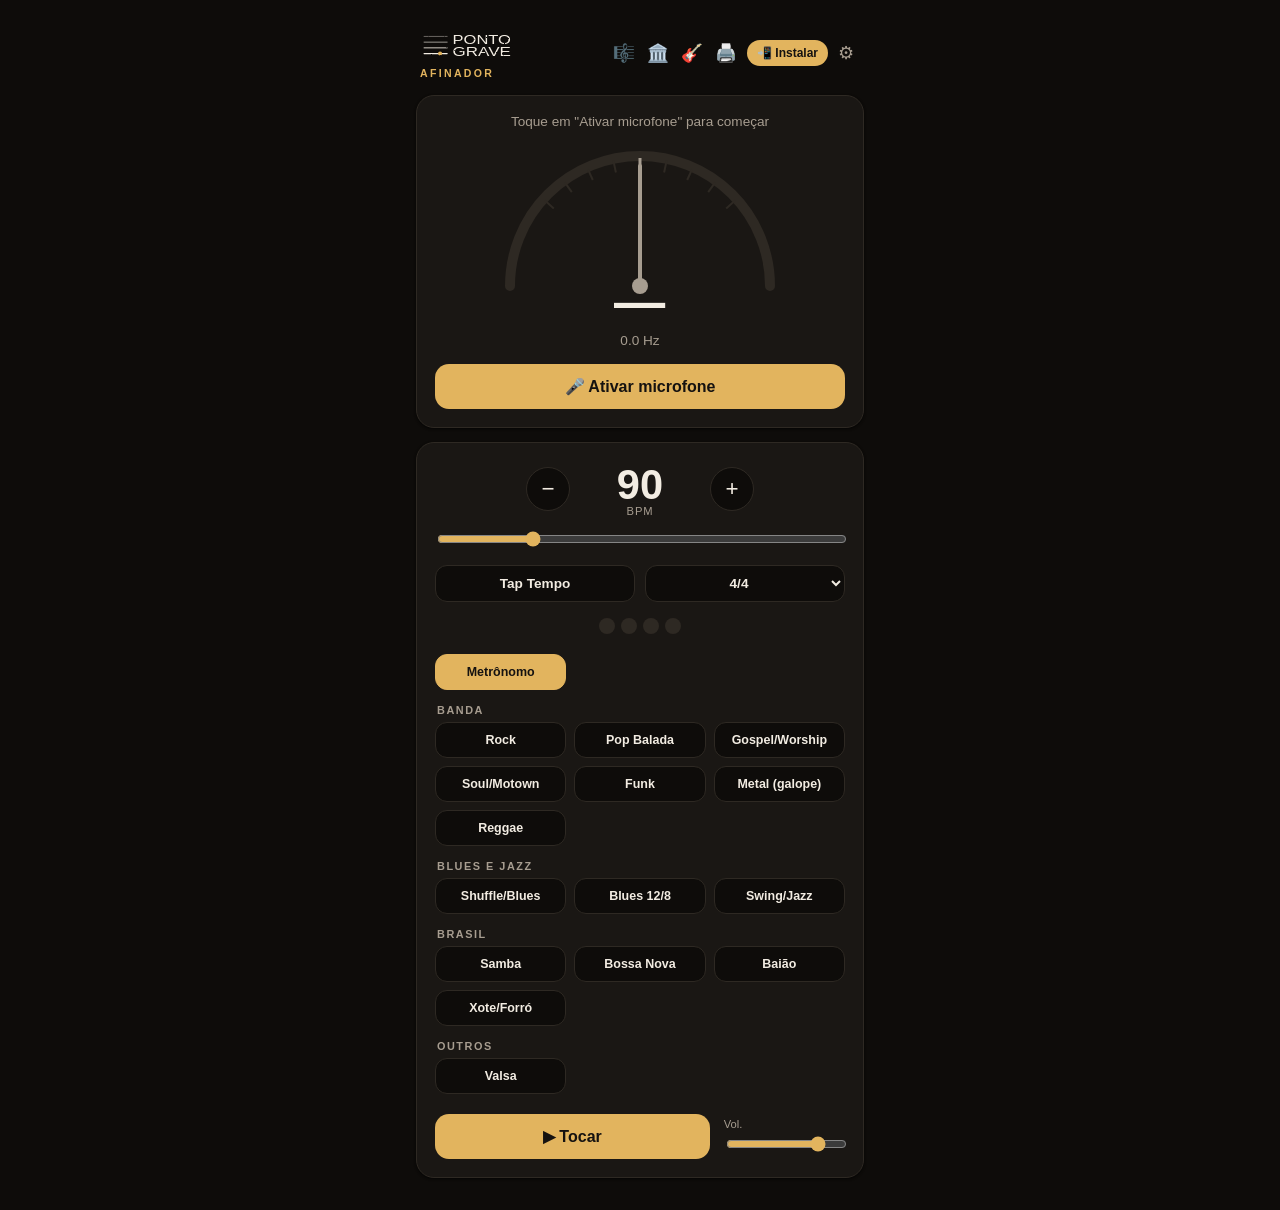
<file: index.html>
<!DOCTYPE html>
<html lang="pt-BR">
<head>
<meta charset="UTF-8" />
<meta name="viewport" content="width=device-width, initial-scale=1, viewport-fit=cover" />
<title>Afinador Ponto Grave</title>
<meta name="theme-color" content="#0E0C0A" />
<meta name="description" content="Afinador para contrabaixo, metrônomo com ritmos de acompanhamento, escalas e pentatônicas. Da Ponto Grave." />
<link rel="manifest" href="manifest.json" />
<link rel="icon" href="icons/icon.svg" type="image/svg+xml" />
<link rel="apple-touch-icon" href="icons/icon-180.png" />
<link rel="stylesheet" href="css/styles.css" />
</head>
<body>
<div class="app">

  <header class="topbar">
    <h1><img src="icons/logo-fundo-escuro.svg" class="marca marca-escuro" alt="Ponto Grave"><img src="icons/logo-fundo-claro.svg" class="marca marca-claro" alt="Ponto Grave"><span class="app-nome">Afinador</span></h1>
    <div>
      <a href="escalas.html" class="icon-btn" aria-label="Escalas para contrabaixo" title="Escalas">🎼</a>
      <a href="modos-gregos.html" class="icon-btn" aria-label="Modos gregos para contrabaixo" title="Modos gregos">🏛️</a>
      <a href="pentatonicas.html" class="icon-btn" aria-label="Pentatônicas e blues para contrabaixo" title="Pentatônicas e blues">🎸</a>
      <a href="campo-harmonico.html" class="icon-btn" aria-label="Escala e campo harmônico para imprimir" title="Campo harmônico (impressão)">🖨️</a>
      <button id="btn-install" class="install-btn" aria-label="Instalar o app" title="Instalar o app">📲<span class="install-txt"> Instalar</span></button>
      <button id="btn-settings" class="icon-btn" aria-label="Ajustes" title="Ajustes">⚙</button>
    </div>
  </header>

  <main class="main">

    <!-- TUNER CARD -->
    <section class="card tuner-card">
      <div class="tuner-status" id="tuner-status">Toque em "Ativar microfone" para começar</div>

      <div class="tuner-display">
        <svg class="cents-meter" viewBox="0 0 300 170" id="cents-meter">
          <path d="M20,150 A130,130 0 0,1 280,150" class="meter-arc" />
          <g id="meter-ticks"></g>
          <line id="meter-needle" x1="150" y1="150" x2="150" y2="30" class="meter-needle" />
          <circle cx="150" cy="150" r="8" class="meter-pivot" />
        </svg>

        <div class="note-readout">
          <span class="note-name" id="note-name">—</span>
          <span class="note-octave" id="note-octave"></span>
        </div>
        <div class="freq-readout" id="freq-readout">0.0 Hz</div>
      </div>

      <button id="btn-mic" class="primary-btn">🎤 Ativar microfone</button>
    </section>

    <!-- RHYTHM / METRONOME CARD -->
    <section class="card rhythm-card">
      <div class="bpm-row">
        <button id="btn-bpm-minus" class="round-btn" aria-label="Diminuir BPM">−</button>
        <div class="bpm-display">
          <span id="bpm-value">90</span>
          <span class="bpm-label">BPM</span>
        </div>
        <button id="btn-bpm-plus" class="round-btn" aria-label="Aumentar BPM">+</button>
      </div>

      <input type="range" id="bpm-slider" min="30" max="300" value="90" class="bpm-slider" />

      <div class="secondary-row">
        <button id="btn-tap" class="chip-btn">Tap Tempo</button>
        <select id="time-sig-select" class="chip-select" aria-label="Compasso"></select>
      </div>

      <div class="beat-indicator" id="beat-indicator"></div>

      <div class="rhythm-select" id="rhythm-select"></div>

      <div class="transport-row">
        <button id="btn-play" class="primary-btn play-btn">▶ Tocar</button>
        <div class="volume-wrap">
          <label for="volume-slider">Vol.</label>
          <input type="range" id="volume-slider" min="0" max="1" step="0.01" value="0.8" />
        </div>
      </div>
    </section>


  </main>

  <div class="settings-sheet" id="install-sheet" hidden>
    <div class="sheet-backdrop" id="install-backdrop"></div>
    <div class="sheet-content">
      <h2>Instalar o Afinador Ponto Grave</h2>
      <p class="install-note" style="margin:0 0 12px">Grátis. Fica com ícone na tela do celular e funciona sem internet depois da primeira vez.</p>
      <button id="btn-install-now" class="primary-btn" style="margin:0 0 12px" hidden>📲 Instalar agora</button>
      <div class="install-tabs" id="install-tabs">
        <button data-os="android">Android</button><button data-os="iphone">iPhone</button><button data-os="pc">Computador</button>
      </div>
      <ol class="install-steps" data-os="android">
        <li>Abra este site no <b>Chrome</b>.</li>
        <li>Toque no menu <b>⋮</b> (canto de cima).</li>
        <li>Escolha <b>Instalar app</b> ou <b>Adicionar à tela inicial</b>.</li>
      </ol>
      <ol class="install-steps" data-os="iphone" hidden>
        <li>Abra este site no <b>Safari</b>.</li>
        <li>Toque no botão <b>Compartilhar</b> (quadrado com a seta para cima).</li>
        <li>Escolha <b>Adicionar à Tela de Início</b> e toque em <b>Adicionar</b>.</li>
      </ol>
      <ol class="install-steps" data-os="pc" hidden>
        <li>Abra este site no <b>Chrome</b> ou no <b>Edge</b>.</li>
        <li>Clique no ícone de <b>instalar</b> na barra de endereço (à direita).</li>
        <li>Confirme em <b>Instalar</b>.</li>
      </ol>
      <p class="install-note">O afinador usa o microfone só enquanto está ligado. Nenhum som é gravado ou enviado.</p>
      <button id="btn-close-install" class="primary-btn">Fechar</button>
    </div>
  </div>

  <div class="settings-sheet" id="settings-sheet" hidden>
    <div class="sheet-backdrop" id="sheet-backdrop"></div>
    <div class="sheet-content">
      <h2>Ajustes</h2>
      <label class="setting-row">
        <span>Referência A4 (Hz)</span>
        <input type="number" id="a4-input" min="410" max="470" value="440" />
      </label>
      <label class="setting-row">
        <span>Tema escuro</span>
        <input type="checkbox" id="theme-toggle" checked />
      </label>
      <button id="btn-close-settings" class="primary-btn">Fechar</button>
    </div>
  </div>

</div>

<script src="js/sound-bank.js"></script>
<script src="js/rhythm-patterns.js"></script>
<script src="js/metronome-engine.js"></script>
<script src="js/pitch-detector.js"></script>
<script src="js/ui.js"></script>
<script src="js/app.js"></script>
</body>
</html>
</file>
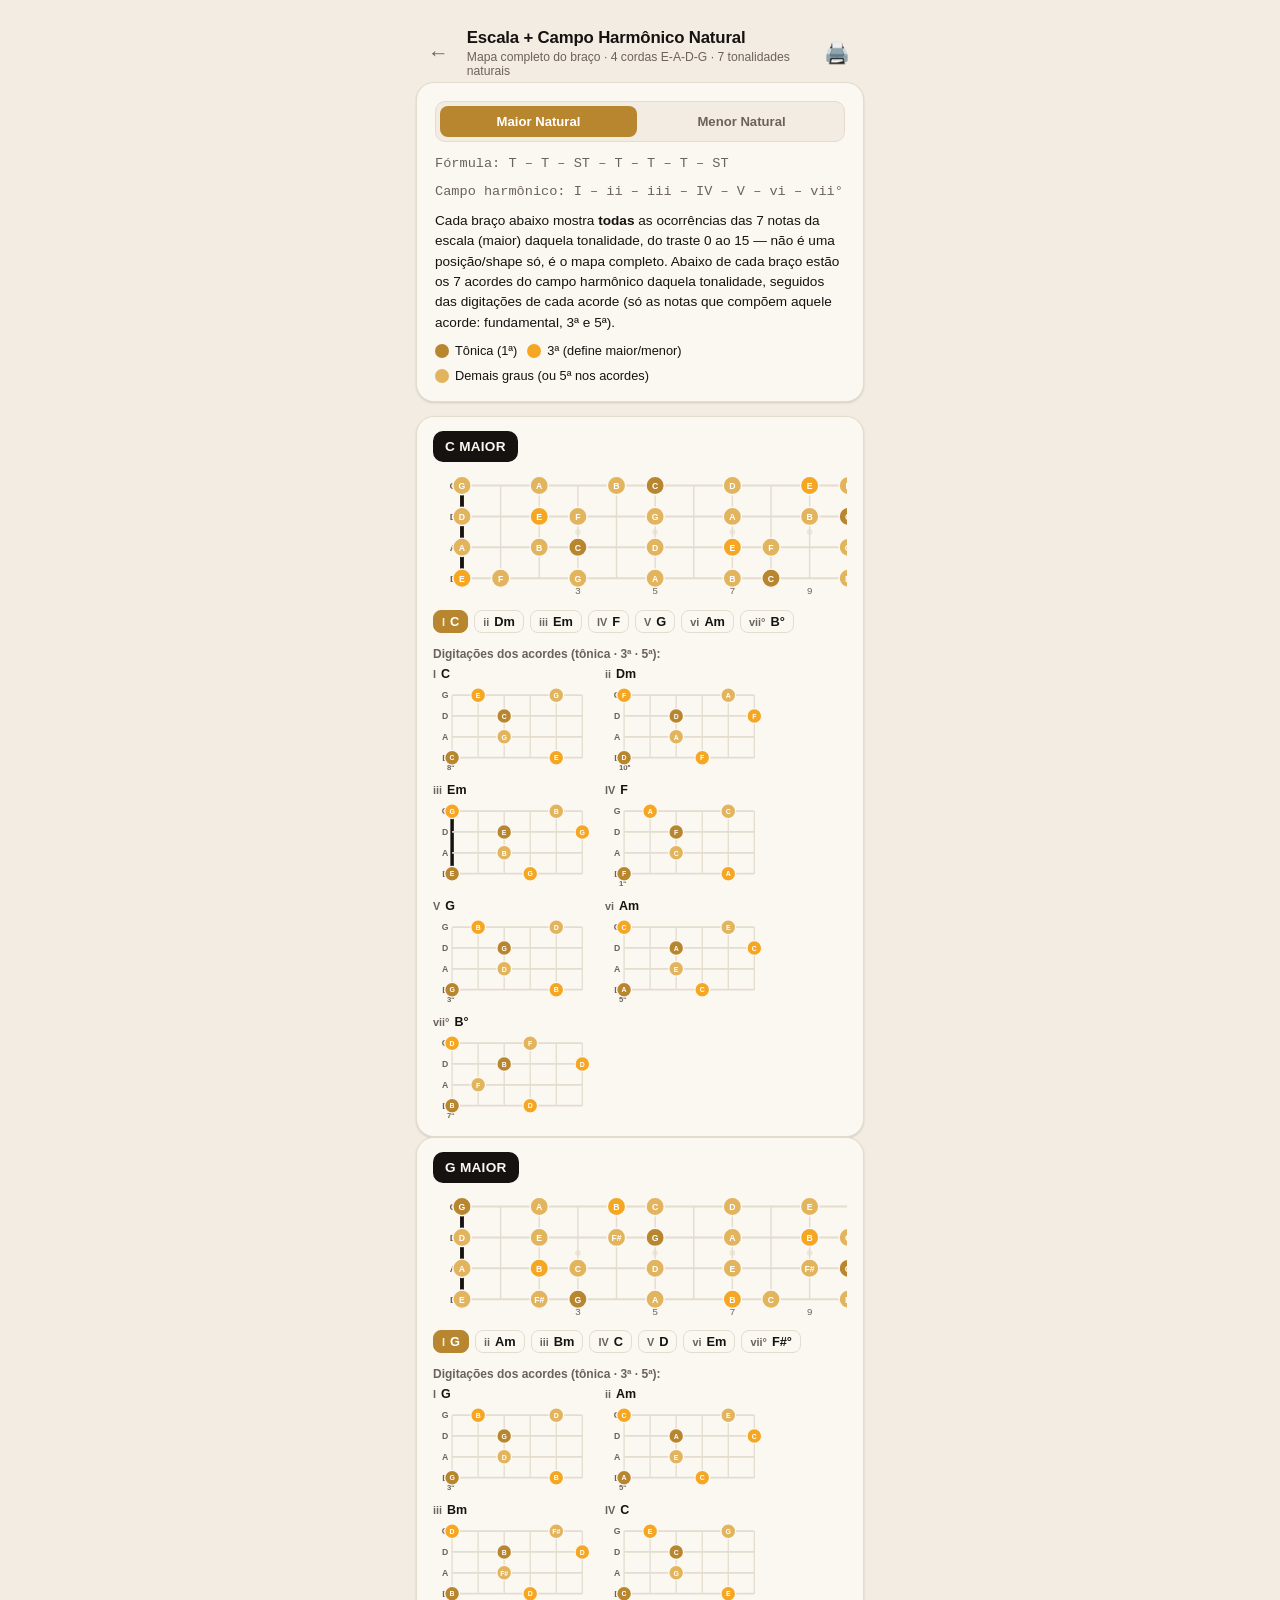
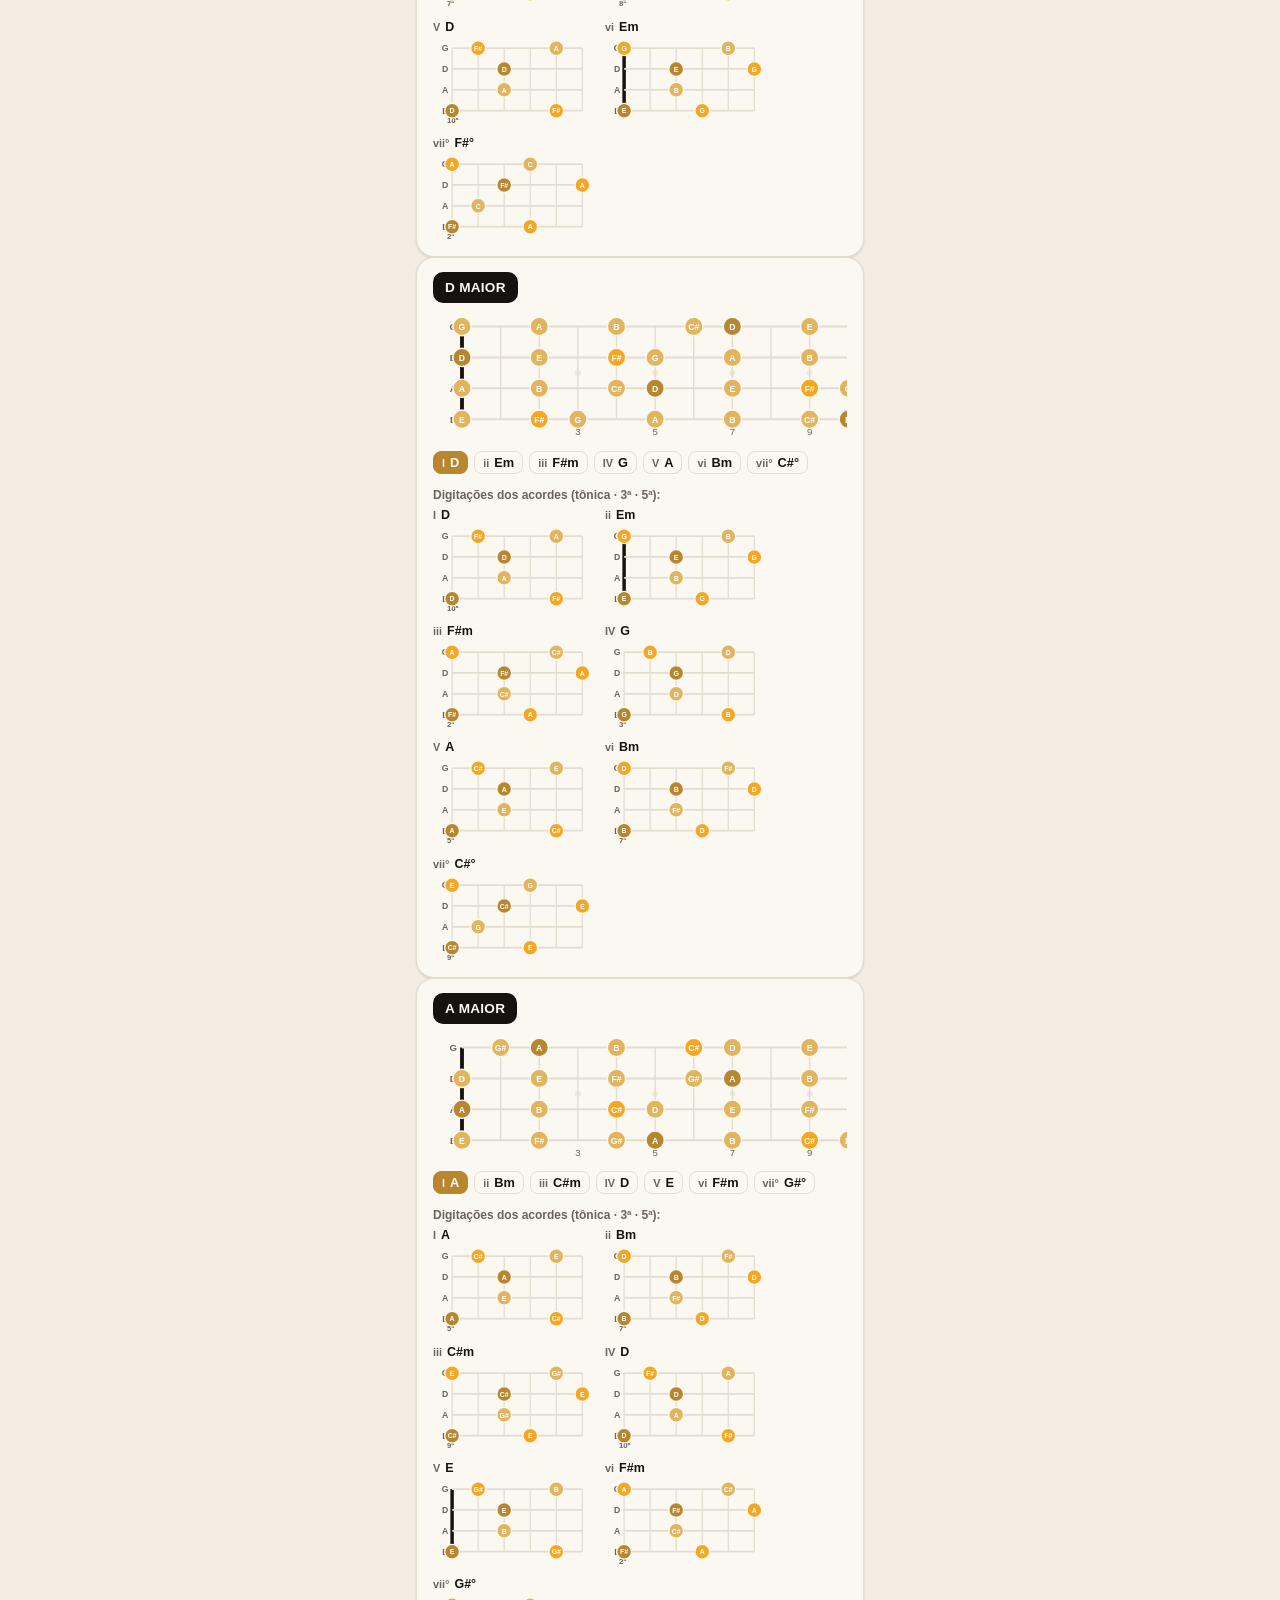
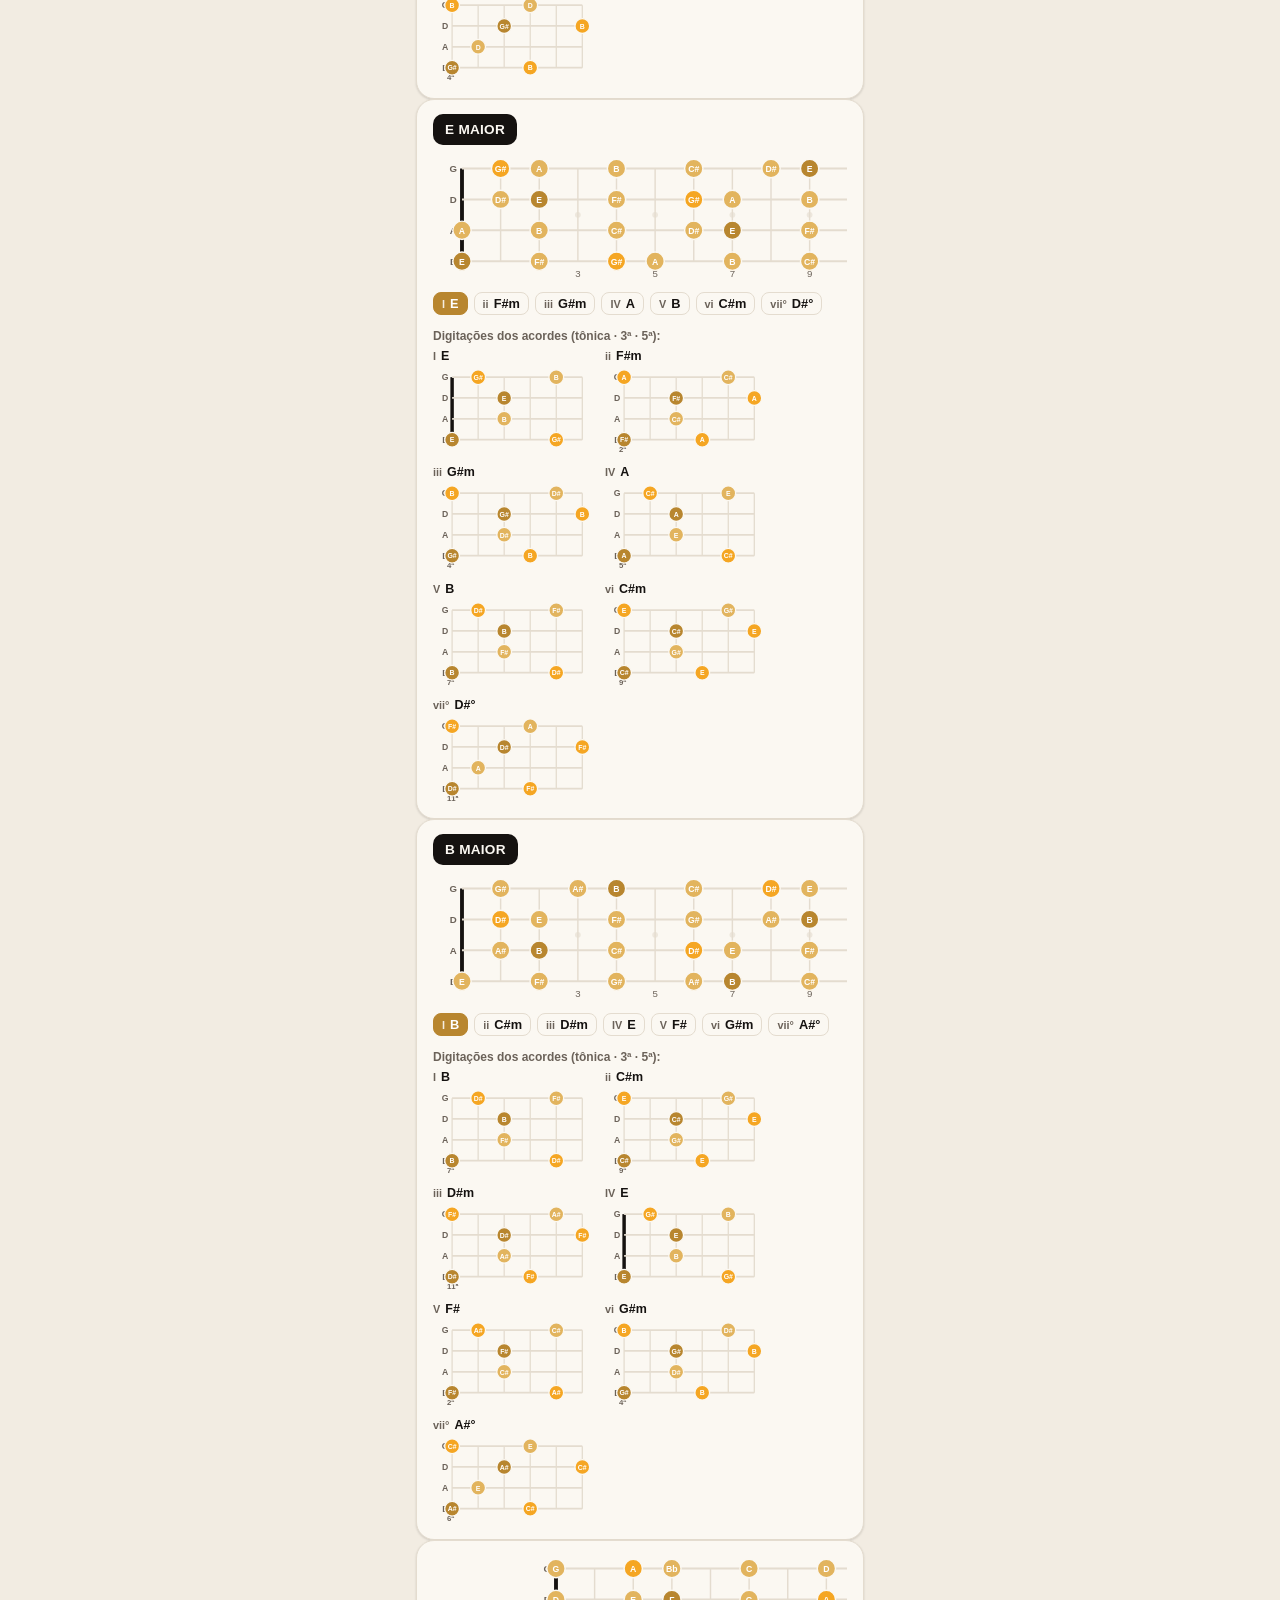
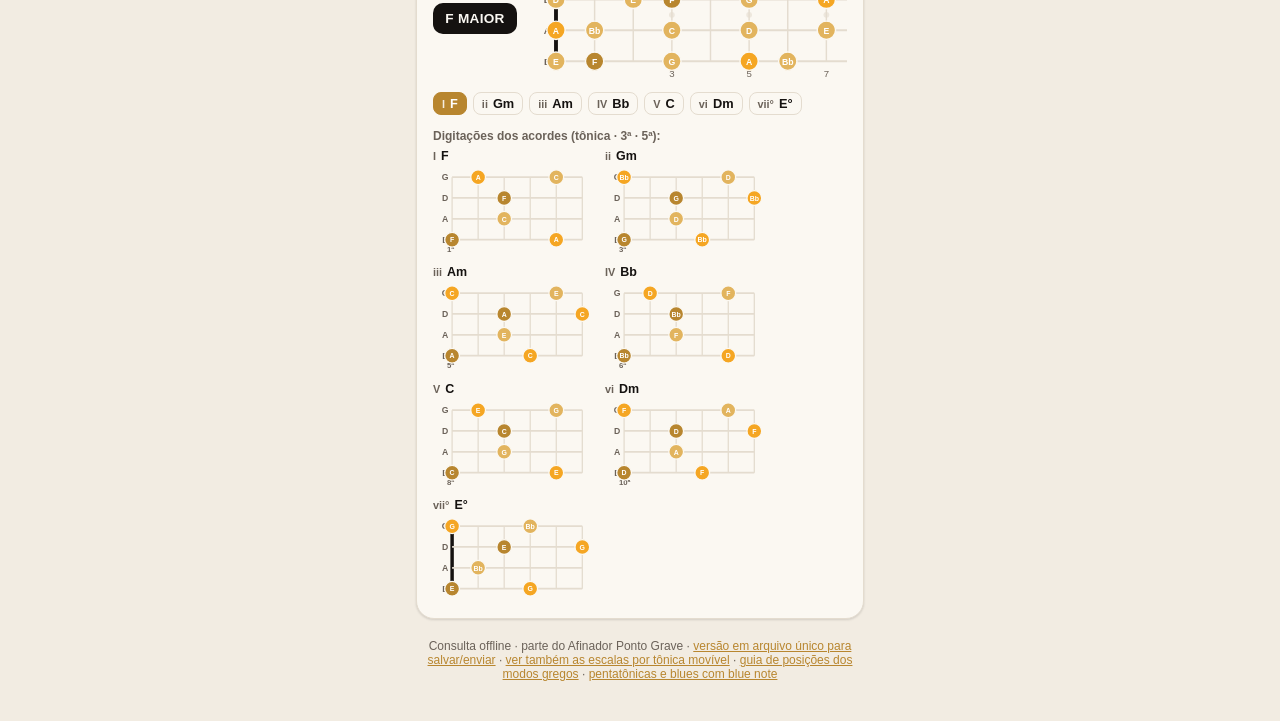
<file: campo-harmonico.html>
<!DOCTYPE html>
<html lang="pt-BR">
<head>
<meta charset="UTF-8" />
<meta name="viewport" content="width=device-width, initial-scale=1, viewport-fit=cover" />
<title>Escala + Campo Harmônico Maior e Menor</title>
<meta name="theme-color" content="#0E0C0A" />
<meta name="description" content="Mapa completo do braço do contrabaixo com as escalas maior e menor naturais e o campo harmônico das 7 tonalidades naturais de cada modo, pronto para imprimir em A4." />
<link rel="icon" href="icons/icon.svg" type="image/svg+xml" />
<link rel="apple-touch-icon" href="icons/icon-180.png" />
<link rel="stylesheet" href="css/styles.css" />
<link rel="stylesheet" href="css/campo-harmonico.css" />
</head>
<body>
<div class="app">

  <header class="page-header">
    <a href="index.html" class="back-link no-print" aria-label="Voltar">←</a>
    <div class="page-header-title">
      <h1>Escala + Campo Harmônico Natural</h1>
      <p>Mapa completo do braço · 4 cordas E-A-D-G · 7 tonalidades naturais</p>
    </div>
    <button id="btn-print" class="icon-btn no-print" aria-label="Imprimir" title="Imprimir">🖨️</button>
  </header>

  <main class="main">

    <section class="card intro-card">
      <div class="mode-toggle no-print" role="tablist" aria-label="Escolher modo">
        <button type="button" class="mode-btn is-active" data-mode="major" role="tab" aria-selected="true">Maior Natural</button>
        <button type="button" class="mode-btn" data-mode="minor" role="tab" aria-selected="false">Menor Natural</button>
      </div>
      <p class="formula-line" id="formula-text">Fórmula: T – T – ST – T – T – T – ST</p>
      <p class="formula-line" id="field-formula-text">Campo harmônico: I – ii – iii – IV – V – vi – vii°</p>
      <p>
        Cada braço abaixo mostra <strong>todas</strong> as ocorrências das 7 notas da escala
        (<span id="mode-name-text">maior</span>) daquela tonalidade, do traste 0 ao 15 — não é uma
        posição/shape só, é o mapa completo. Abaixo de cada braço estão os 7 acordes do campo
        harmônico daquela tonalidade, seguidos das digitações de cada acorde (só as notas que
        compõem aquele acorde: fundamental, 3ª e 5ª).
      </p>
      <div class="color-legend">
        <span><i class="legend-dot root"></i> Tônica (1ª)</span>
        <span><i class="legend-dot third"></i> 3ª (define maior/menor)</span>
        <span><i class="legend-dot other"></i> Demais graus (ou 5ª nos acordes)</span>
      </div>
    </section>

    <div id="keys-container"></div>

  </main>

  <footer class="page-footer no-print">
    Consulta offline · parte do Afinador Ponto Grave ·
    <a href="campo-harmonico-offline.html">versão em arquivo único para salvar/enviar</a> ·
    <a href="escalas.html">ver também as escalas por tônica movível</a> ·
    <a href="modos-gregos.html">guia de posições dos modos gregos</a> ·
    <a href="pentatonicas.html">pentatônicas e blues com blue note</a>
  </footer>

</div>

<script src="js/campo-harmonico.js"></script>
</body>
</html>
</file>
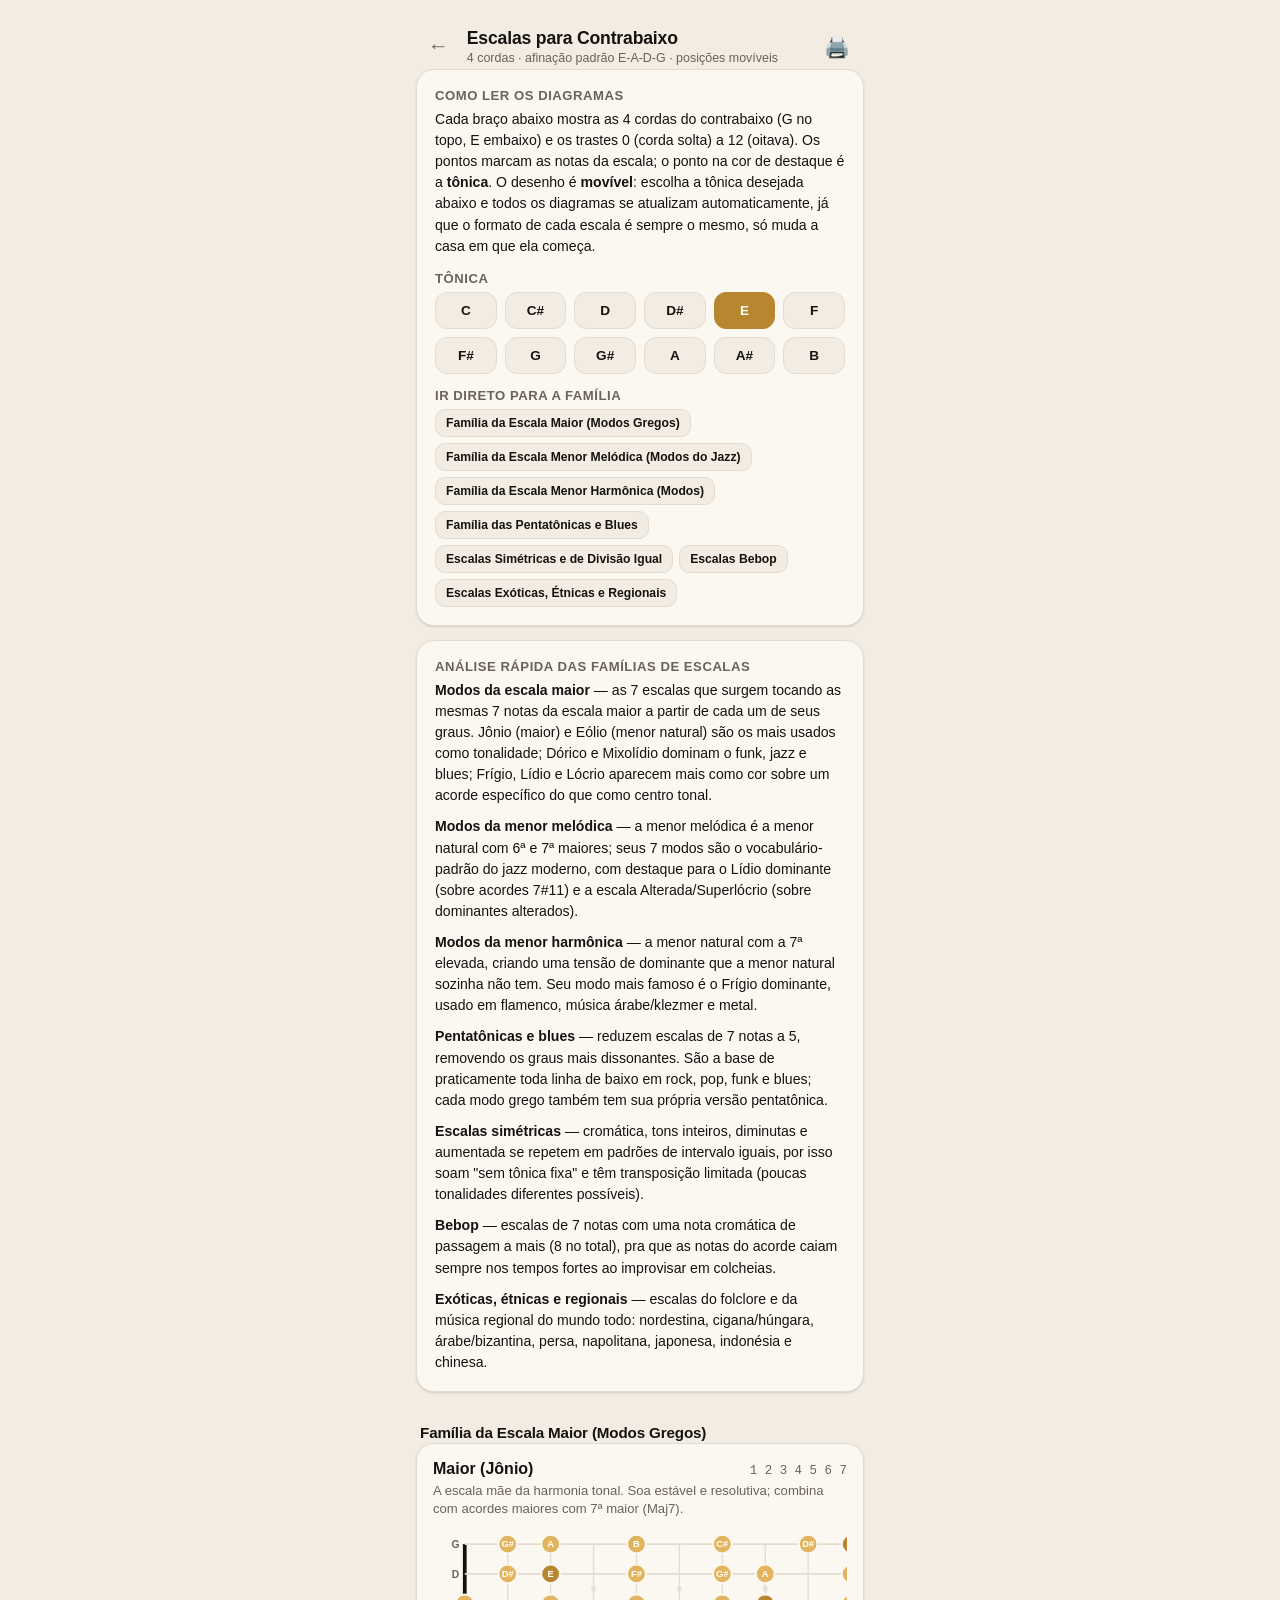
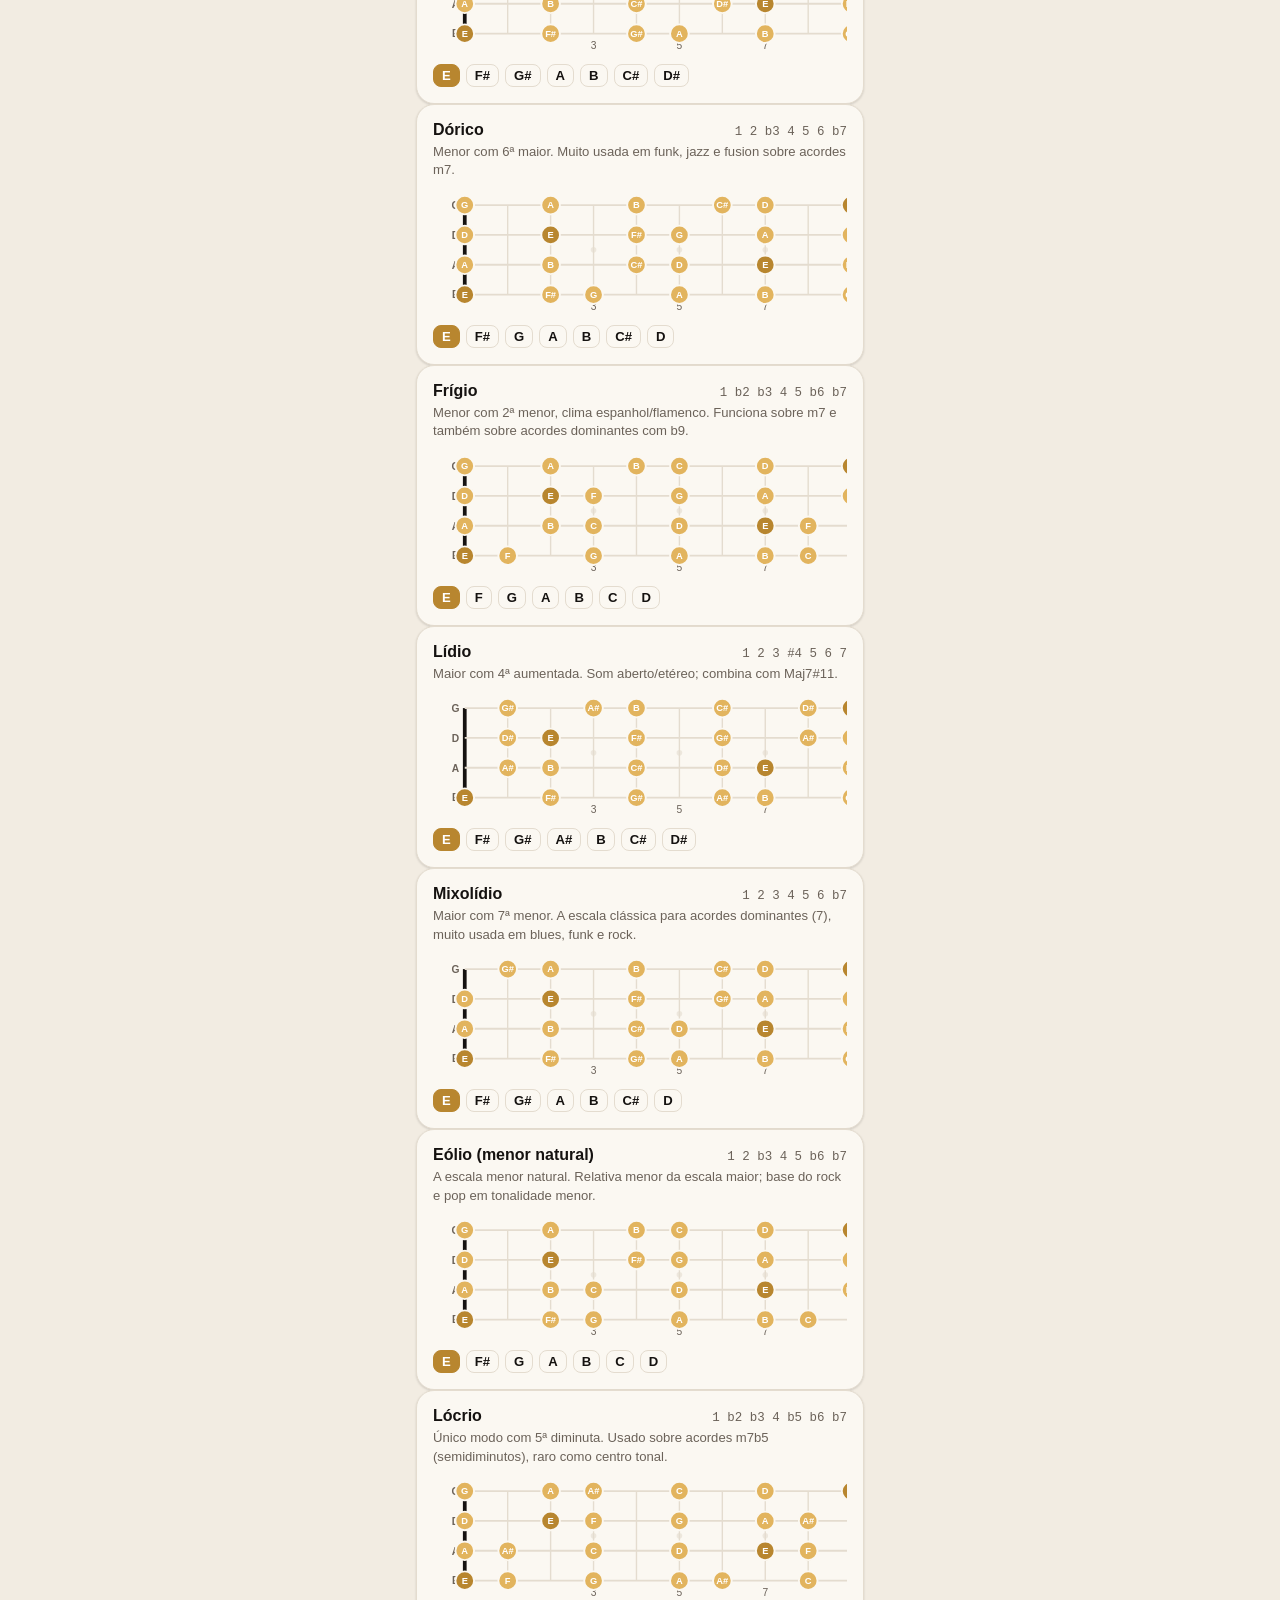
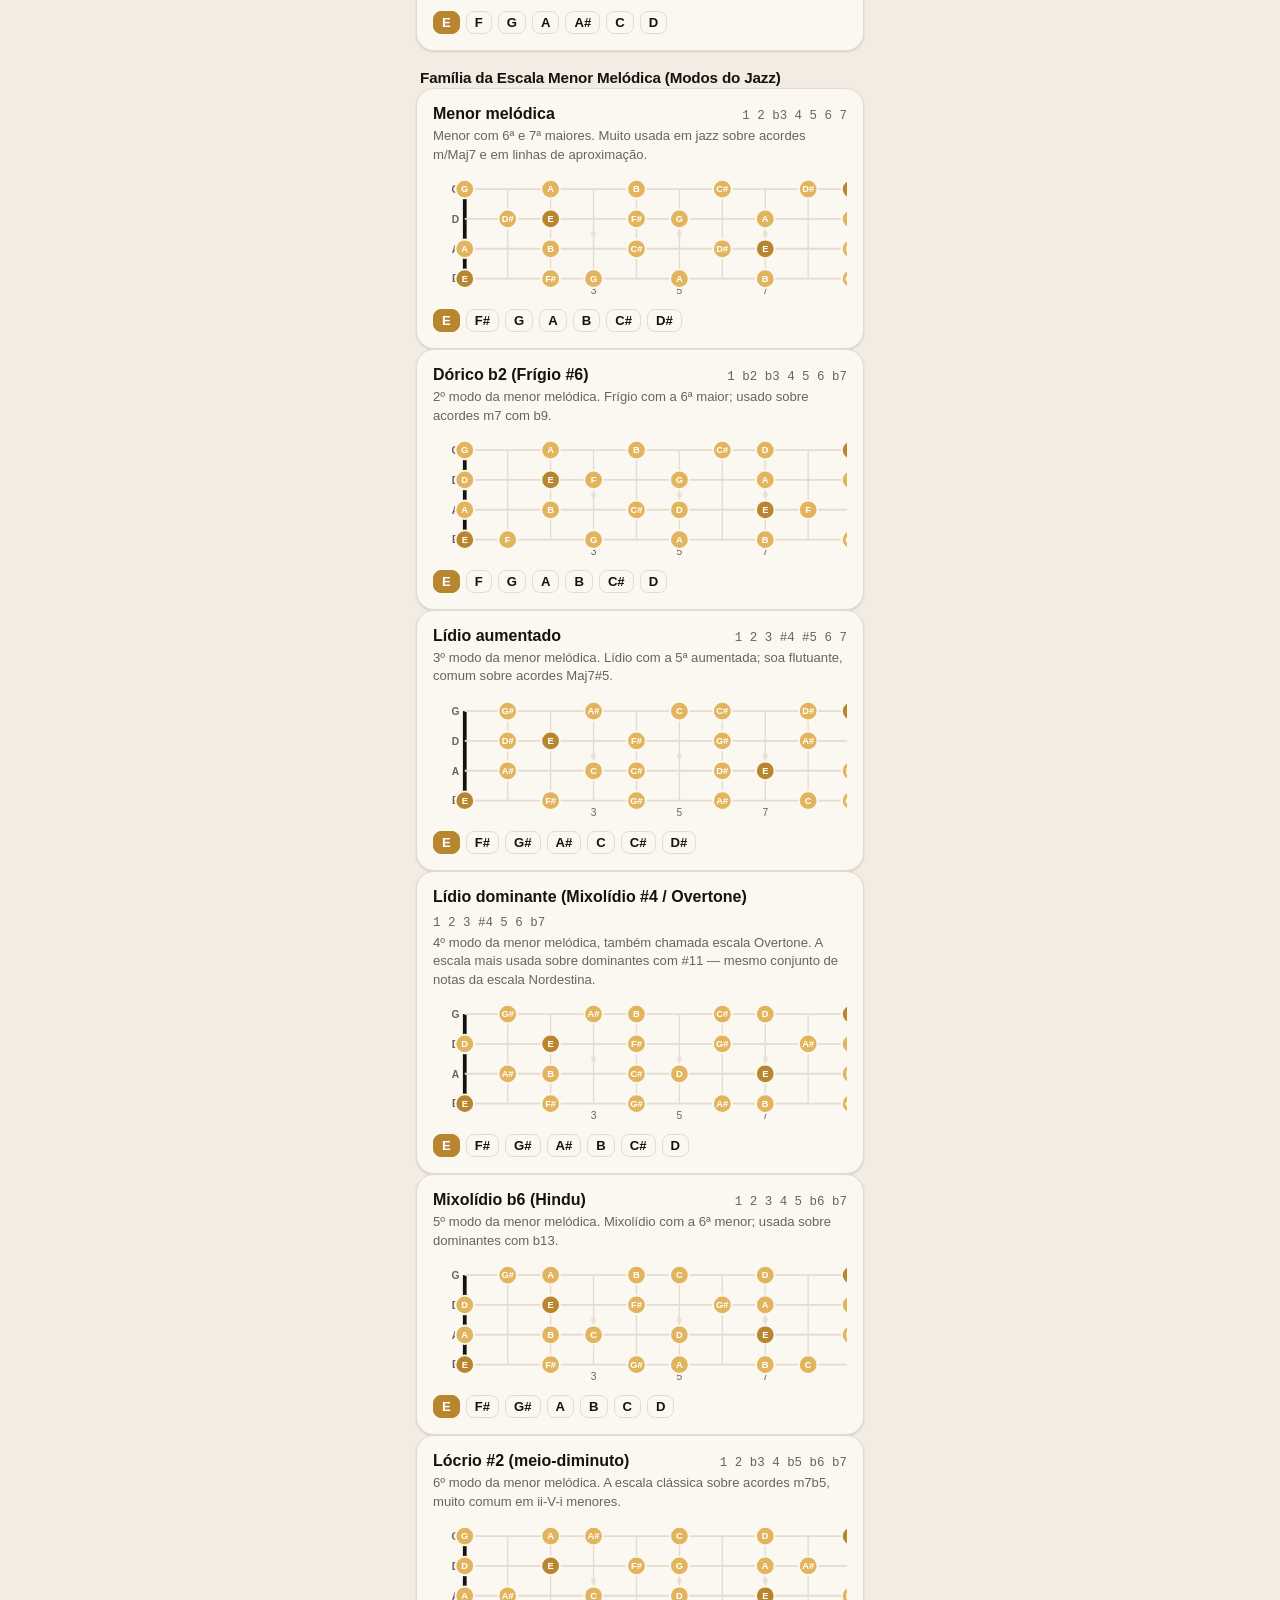
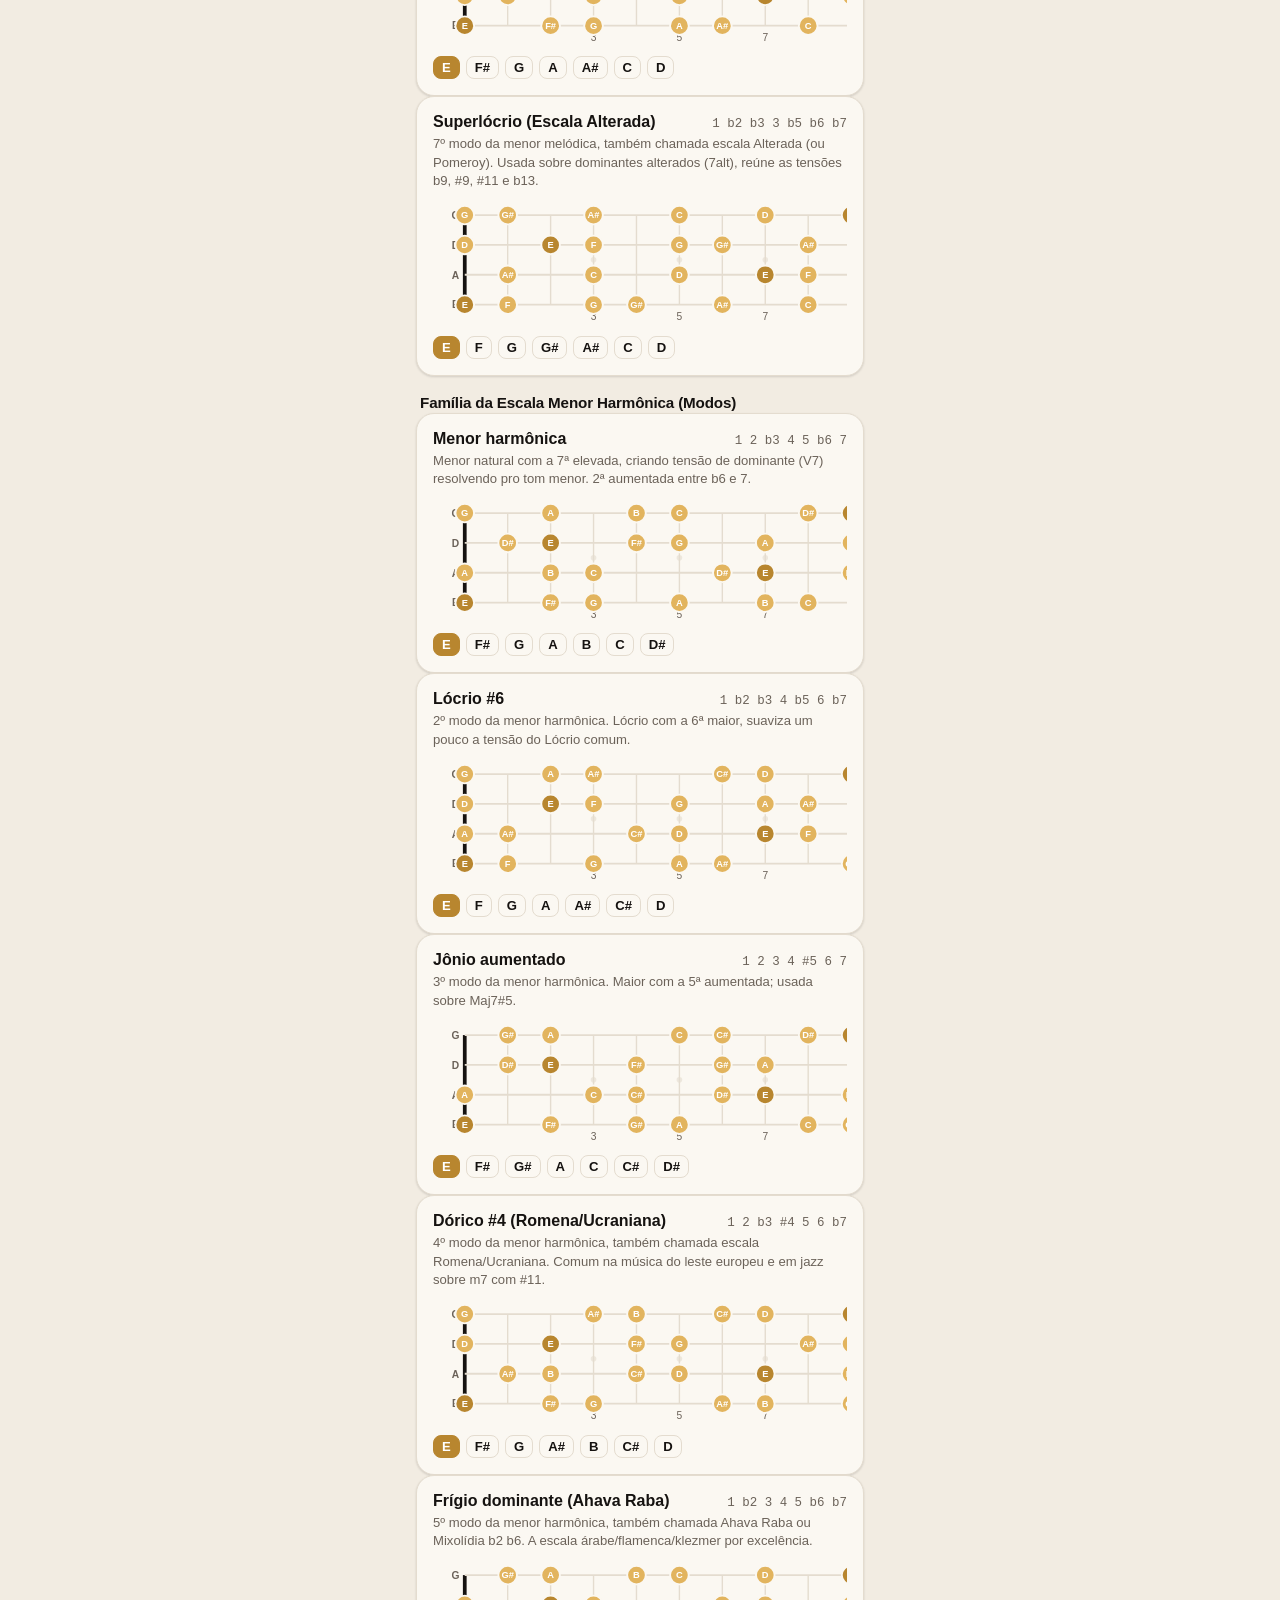
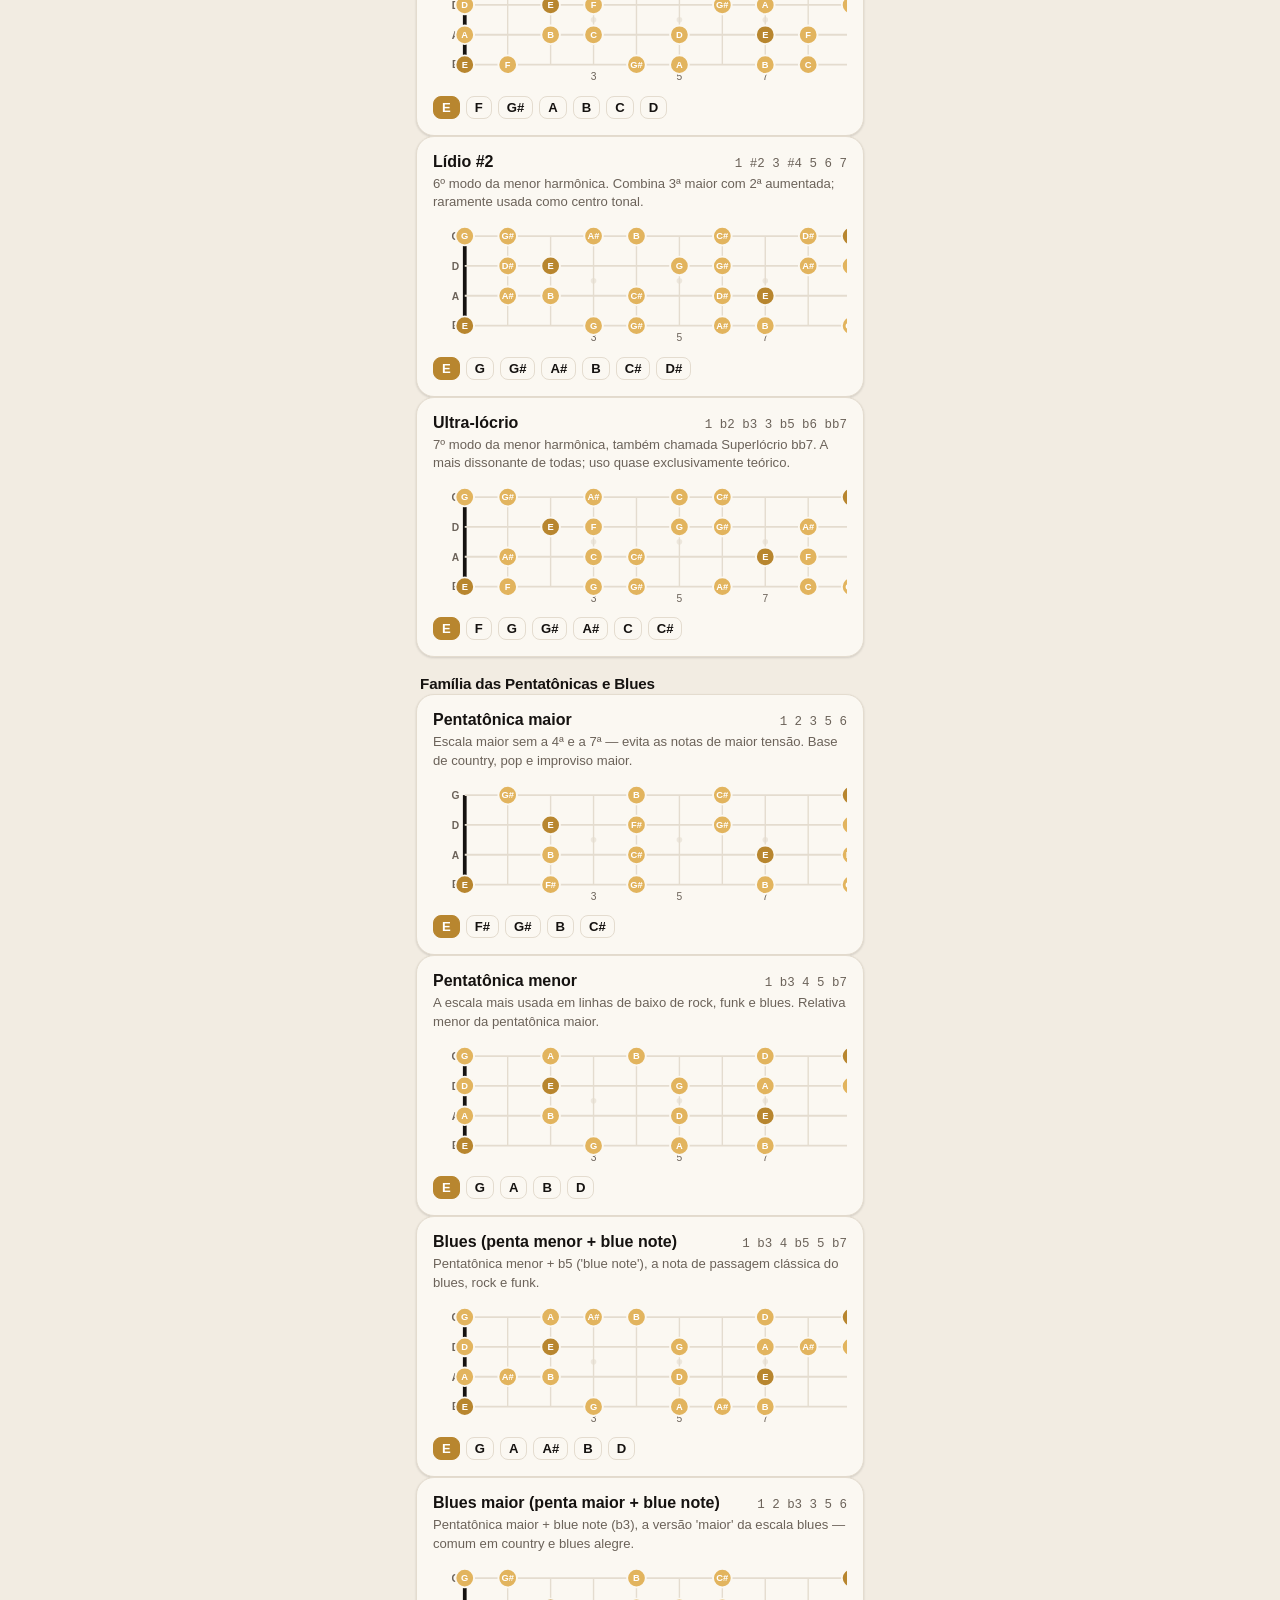
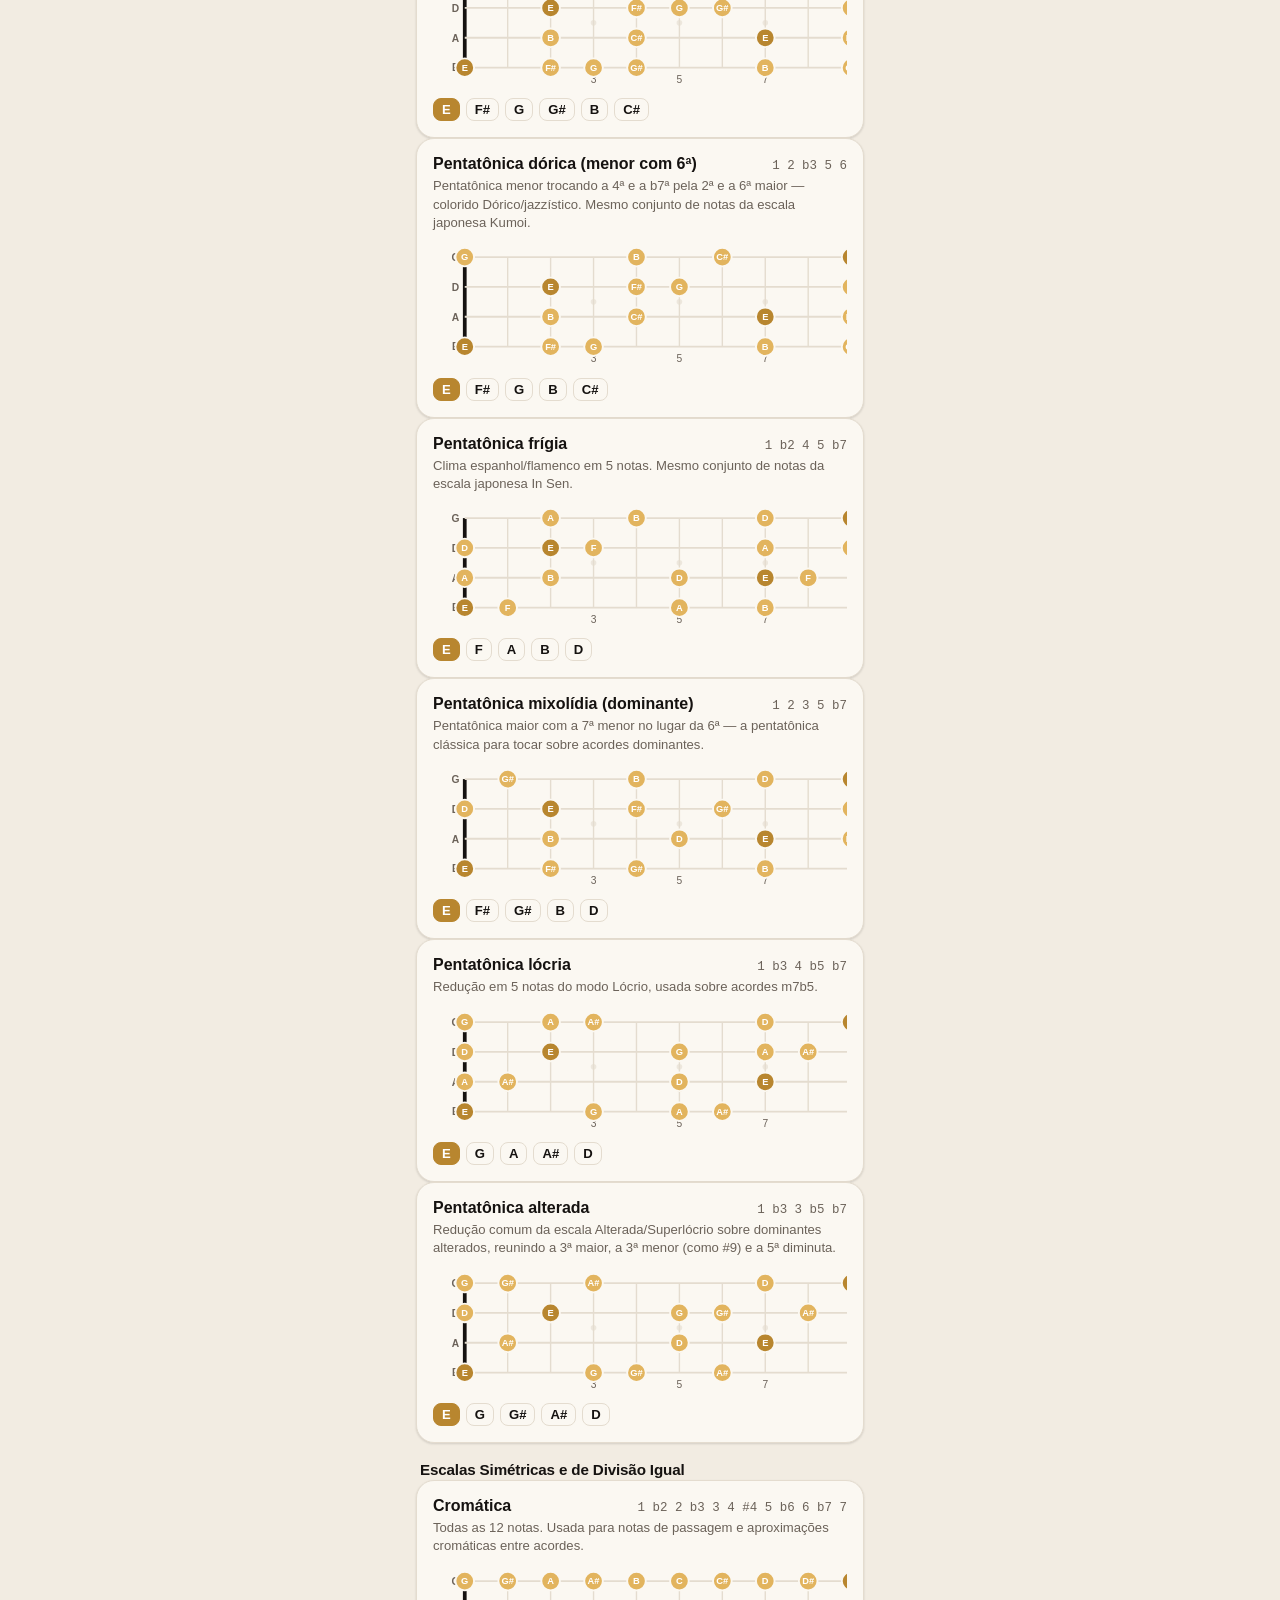
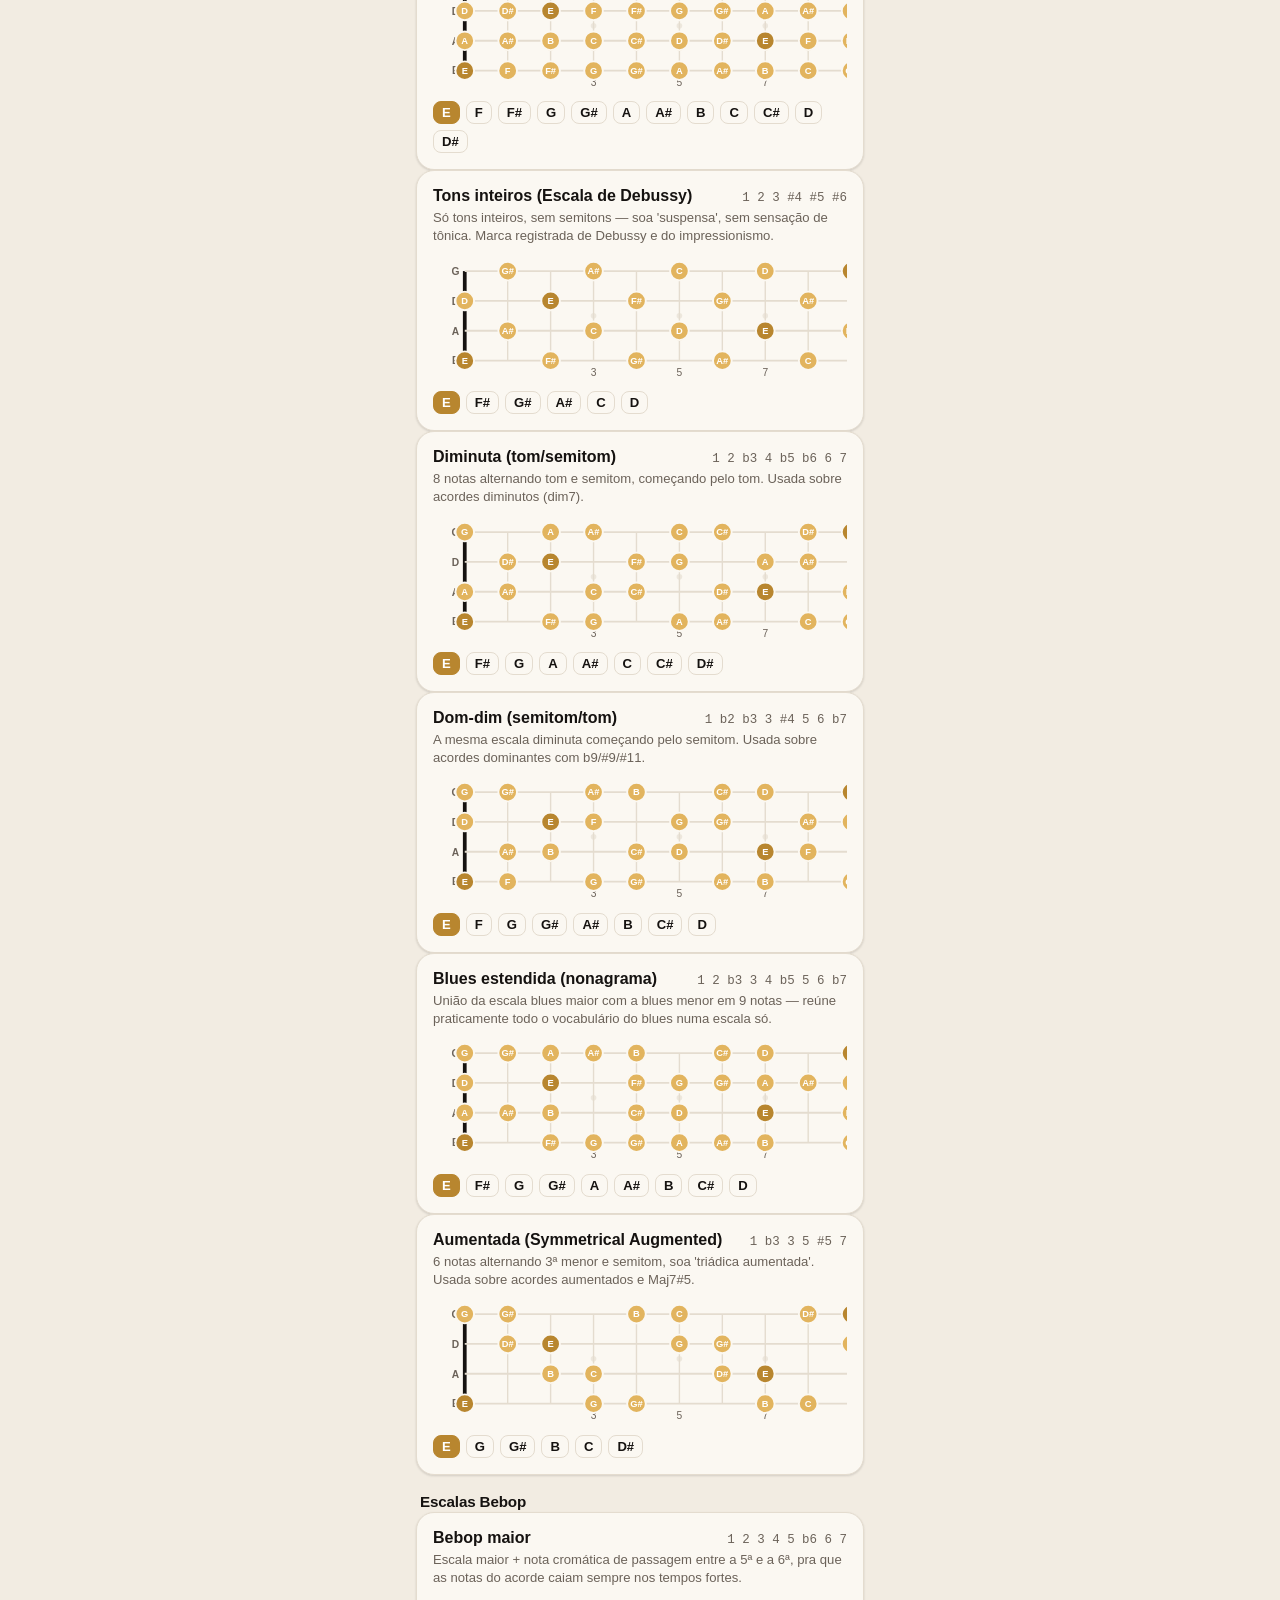
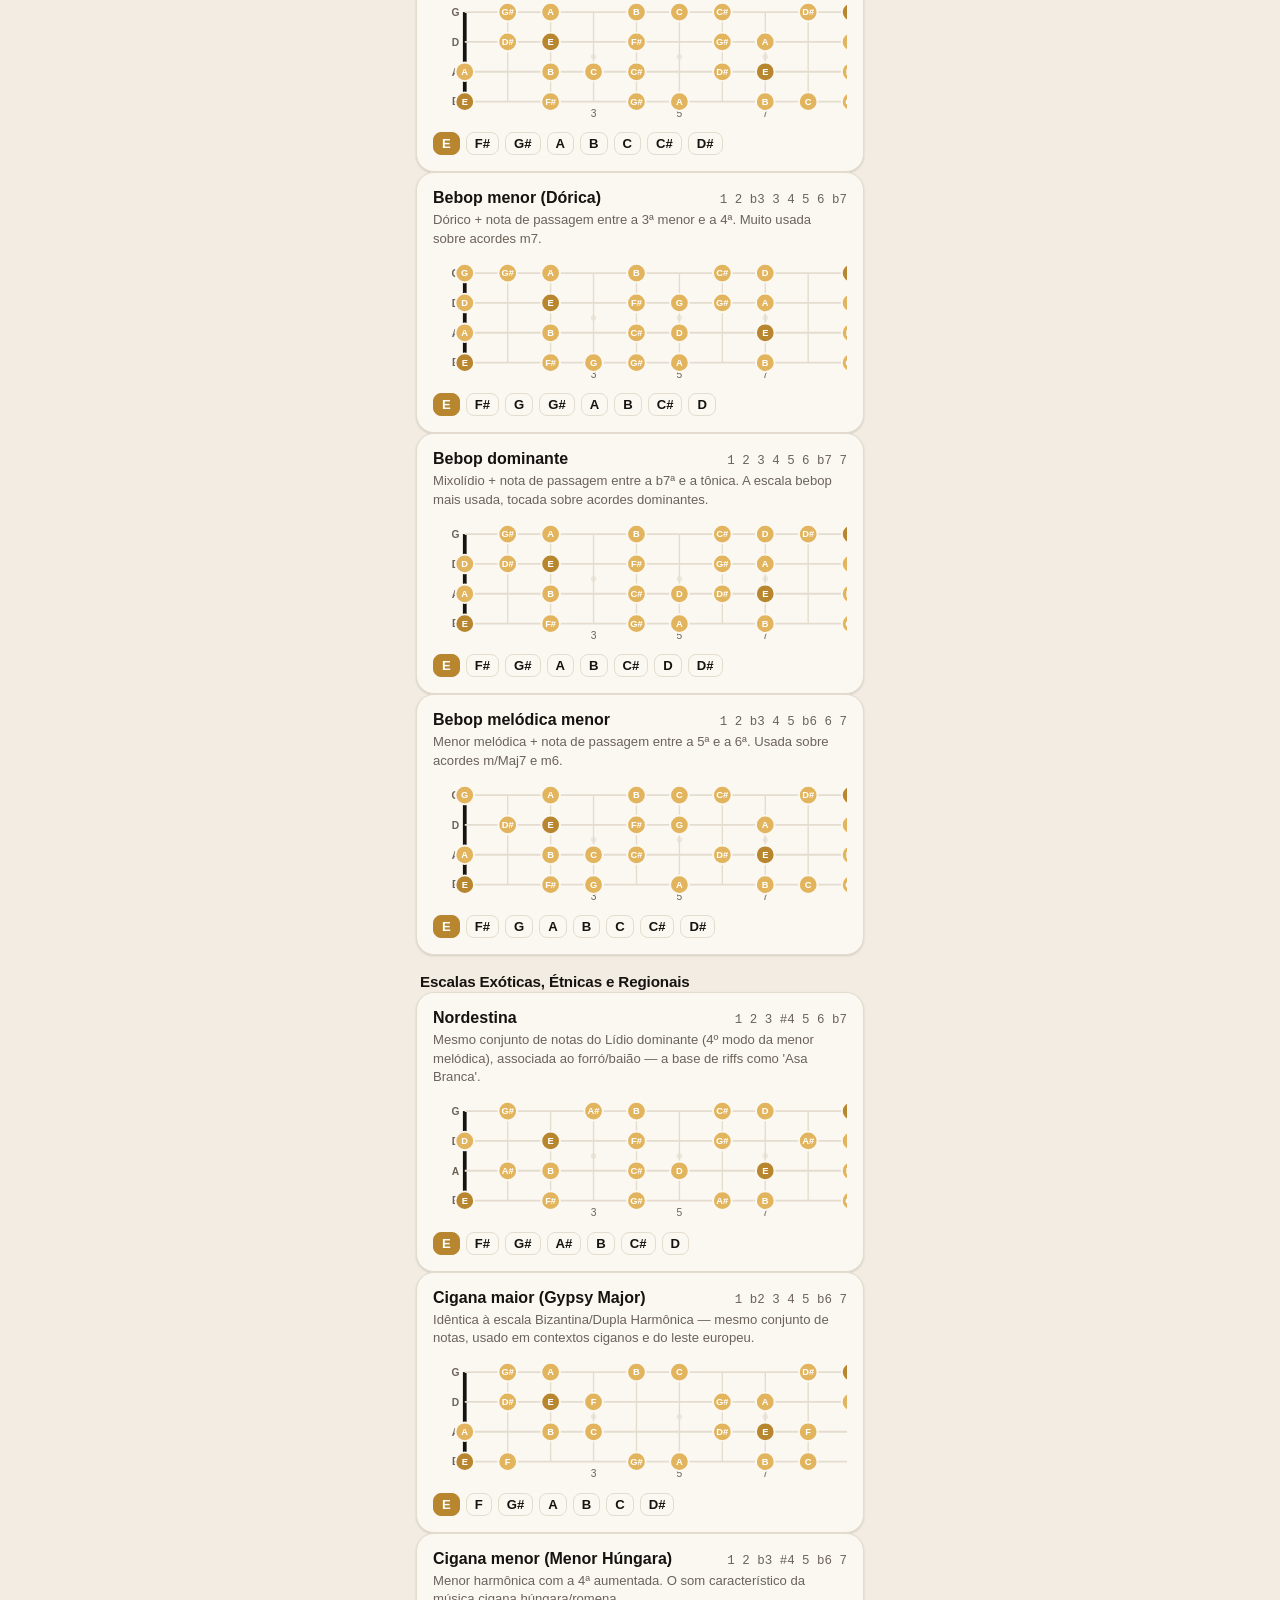
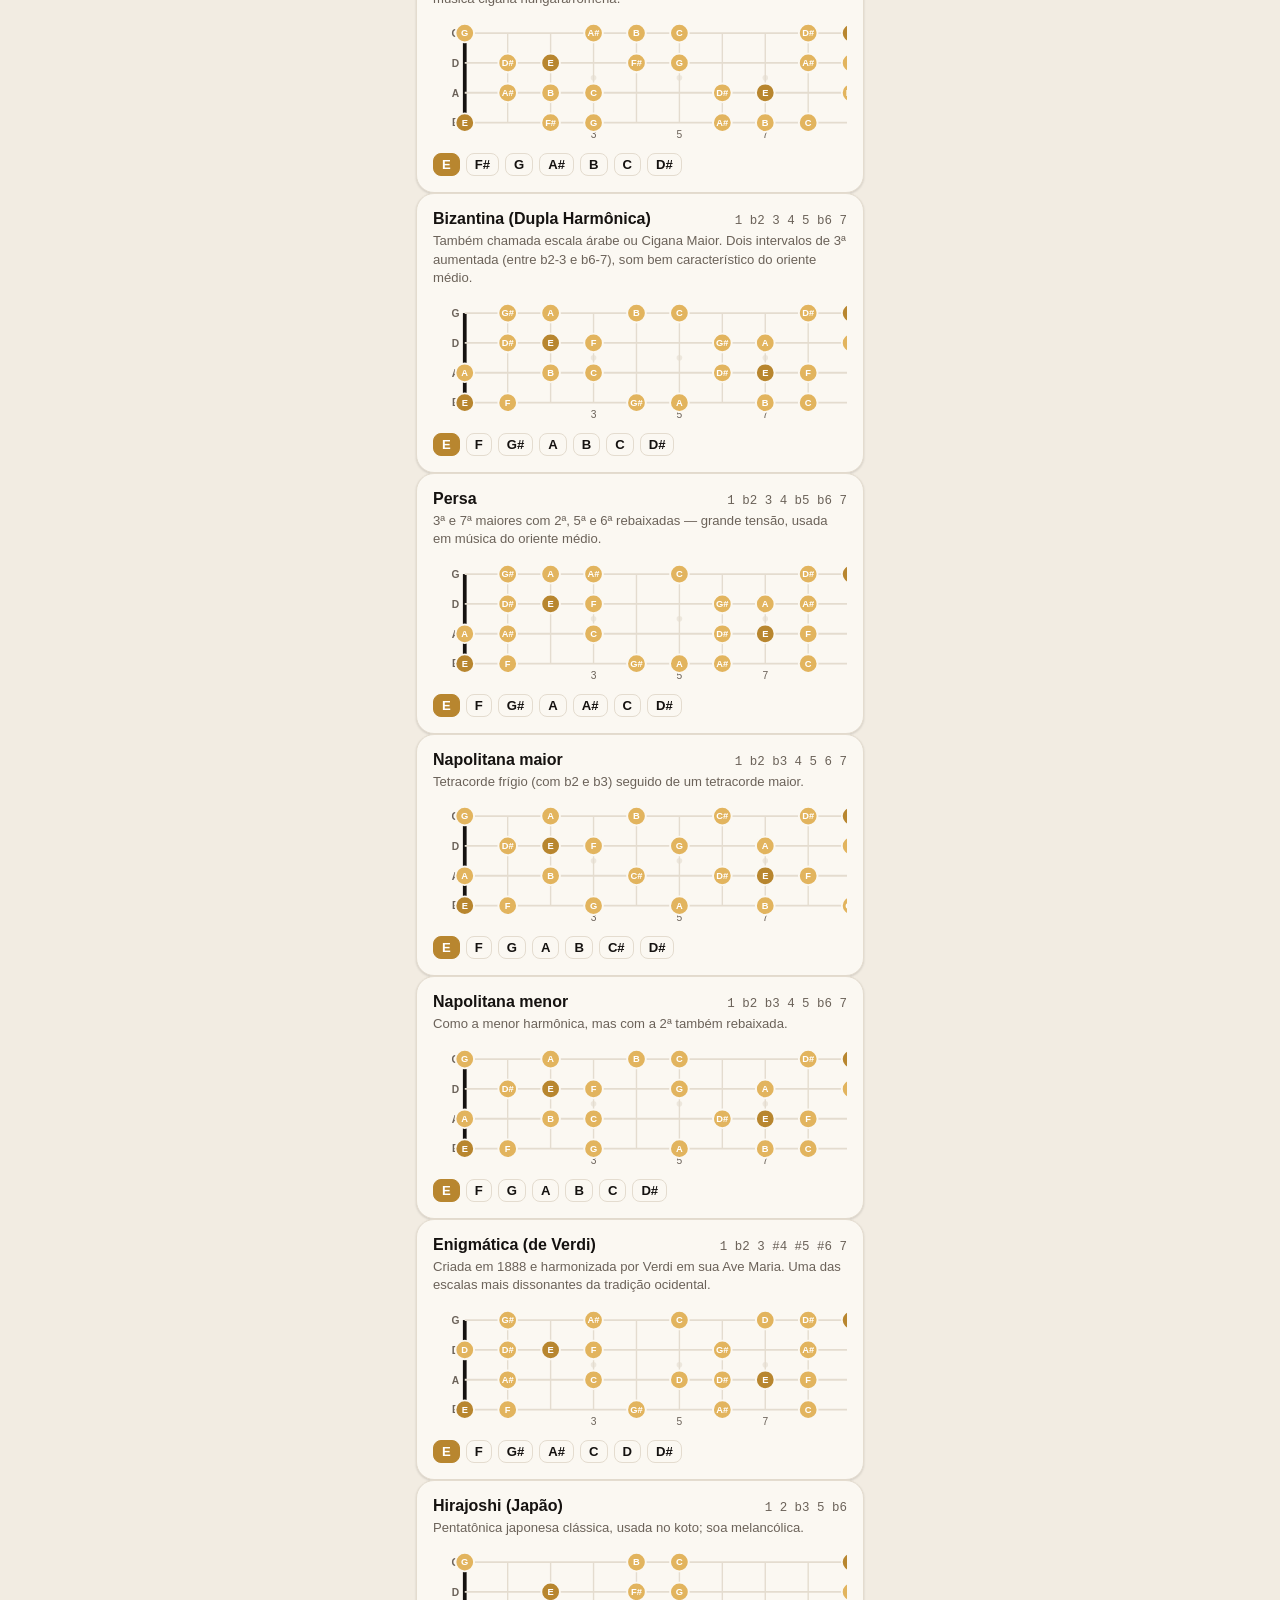
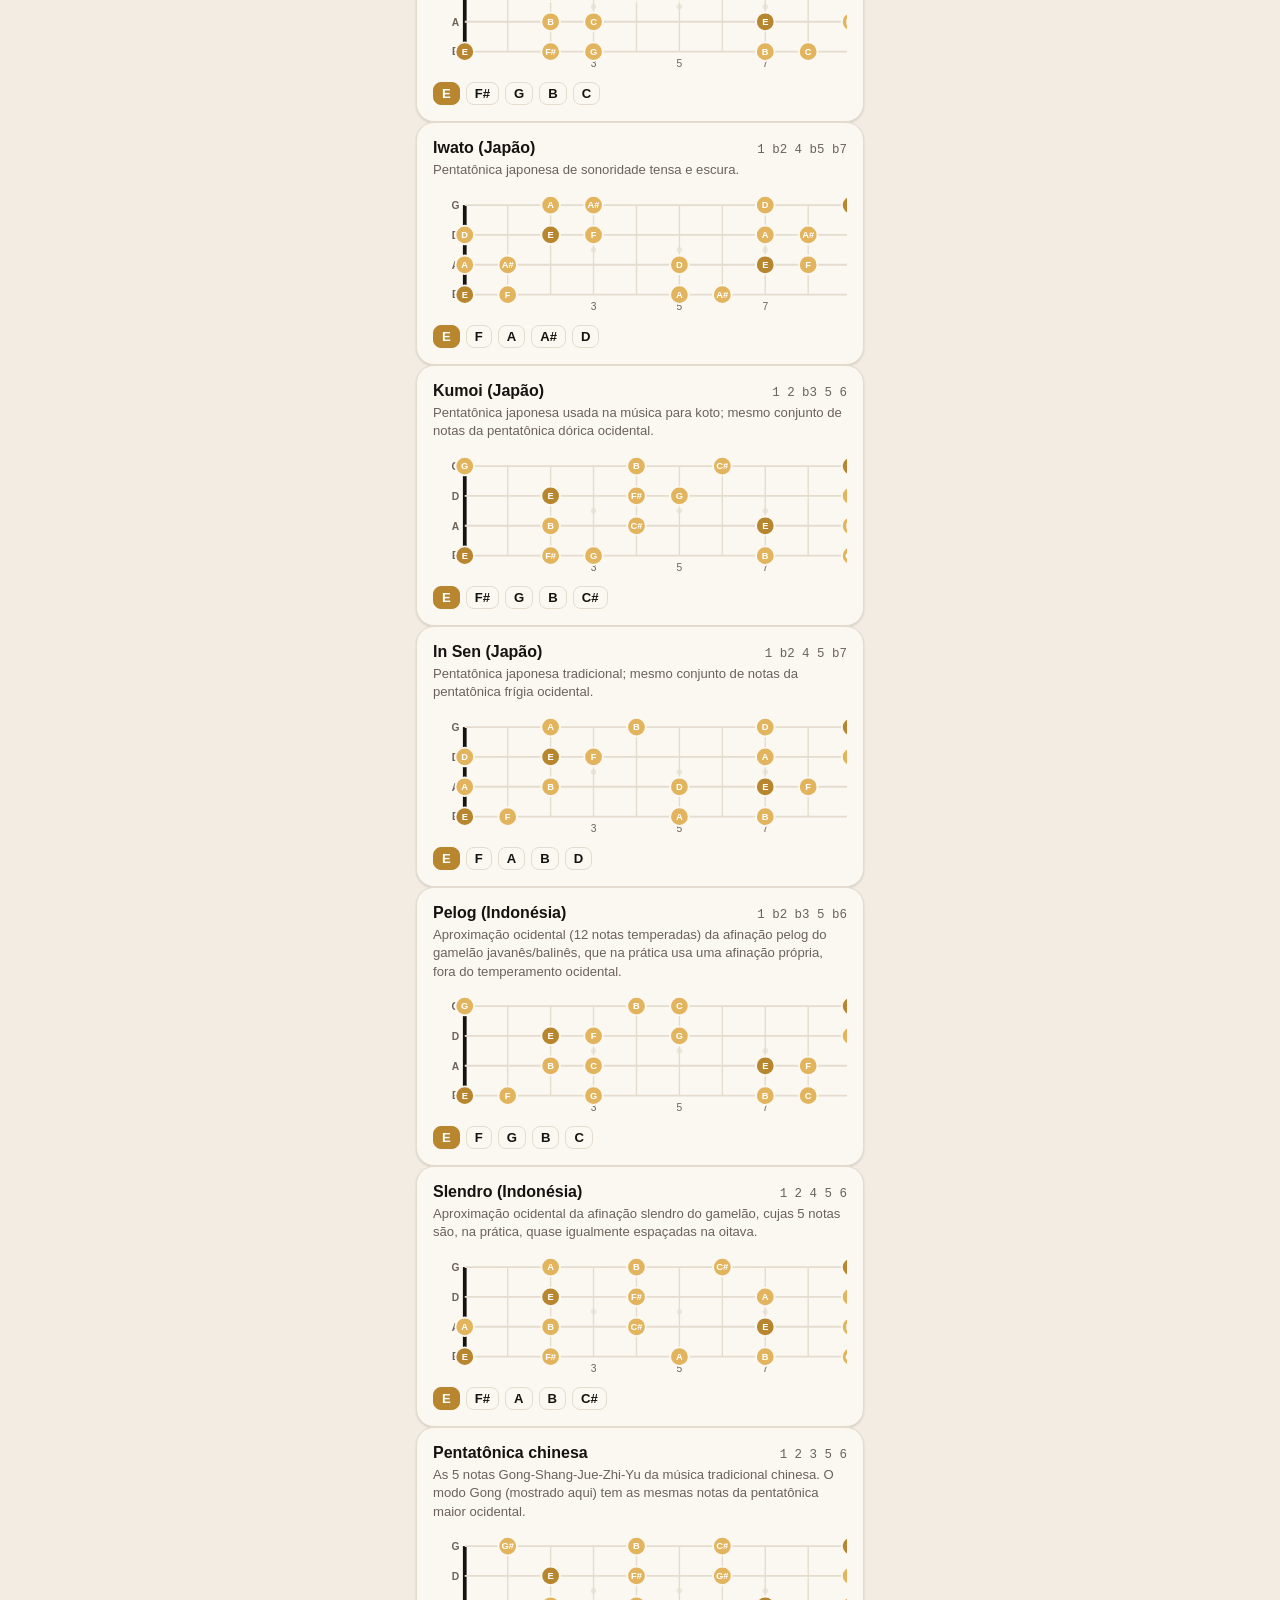
<file: escalas.html>
<!DOCTYPE html>
<html lang="pt-BR">
<head>
<meta charset="UTF-8" />
<meta name="viewport" content="width=device-width, initial-scale=1, viewport-fit=cover" />
<title>Escalas para Contrabaixo</title>
<meta name="theme-color" content="#0E0C0A" />
<meta name="description" content="Consulta rápida de escalas para contrabaixo de 4 cordas (E-A-D-G) com diagramas de braço para qualquer tônica." />
<link rel="icon" href="icons/icon.svg" type="image/svg+xml" />
<link rel="apple-touch-icon" href="icons/icon-180.png" />
<link rel="stylesheet" href="css/styles.css" />
<link rel="stylesheet" href="css/escalas.css" />
</head>
<body>
<div class="app">

  <header class="page-header">
    <a href="index.html" class="back-link no-print" aria-label="Voltar">←</a>
    <div class="page-header-title">
      <h1>Escalas para Contrabaixo</h1>
      <p>4 cordas · afinação padrão E-A-D-G · posições movíveis</p>
    </div>
    <button id="btn-print" class="icon-btn no-print" aria-label="Imprimir" title="Imprimir">🖨️</button>
  </header>

  <main class="main">

    <section class="card intro-card">
      <h3>Como ler os diagramas</h3>
      <p>
        Cada braço abaixo mostra as 4 cordas do contrabaixo (G no topo, E embaixo) e os trastes 0
        (corda solta) a 12 (oitava). Os pontos marcam as notas da escala; o ponto na cor de destaque
        é a <strong>tônica</strong>. O desenho é <strong>movível</strong>: escolha a tônica desejada
        abaixo e todos os diagramas se atualizam automaticamente, já que o formato de cada escala é
        sempre o mesmo, só muda a casa em que ela começa.
      </p>
      <h3>Tônica</h3>
      <div class="root-select" id="root-select"></div>
      <h3>Ir direto para a família</h3>
      <nav class="family-nav" id="family-nav"></nav>
    </section>

    <section class="card intro-card">
      <h3>Análise rápida das famílias de escalas</h3>
      <p>
        <strong>Modos da escala maior</strong> — as 7 escalas que surgem tocando as mesmas 7 notas
        da escala maior a partir de cada um de seus graus. Jônio (maior) e Eólio (menor natural)
        são os mais usados como tonalidade; Dórico e Mixolídio dominam o funk, jazz e blues; Frígio,
        Lídio e Lócrio aparecem mais como cor sobre um acorde específico do que como centro tonal.
      </p>
      <p>
        <strong>Modos da menor melódica</strong> — a menor melódica é a menor natural com 6ª e 7ª
        maiores; seus 7 modos são o vocabulário-padrão do jazz moderno, com destaque para o Lídio
        dominante (sobre acordes 7#11) e a escala Alterada/Superlócrio (sobre dominantes alterados).
      </p>
      <p>
        <strong>Modos da menor harmônica</strong> — a menor natural com a 7ª elevada, criando uma
        tensão de dominante que a menor natural sozinha não tem. Seu modo mais famoso é o Frígio
        dominante, usado em flamenco, música árabe/klezmer e metal.
      </p>
      <p>
        <strong>Pentatônicas e blues</strong> — reduzem escalas de 7 notas a 5, removendo os graus
        mais dissonantes. São a base de praticamente toda linha de baixo em rock, pop, funk e blues;
        cada modo grego também tem sua própria versão pentatônica.
      </p>
      <p>
        <strong>Escalas simétricas</strong> — cromática, tons inteiros, diminutas e aumentada se
        repetem em padrões de intervalo iguais, por isso soam "sem tônica fixa" e têm transposição
        limitada (poucas tonalidades diferentes possíveis).
      </p>
      <p>
        <strong>Bebop</strong> — escalas de 7 notas com uma nota cromática de passagem a mais (8 no
        total), pra que as notas do acorde caiam sempre nos tempos fortes ao improvisar em colcheias.
      </p>
      <p>
        <strong>Exóticas, étnicas e regionais</strong> — escalas do folclore e da música regional do
        mundo todo: nordestina, cigana/húngara, árabe/bizantina, persa, napolitana, japonesa,
        indonésia e chinesa.
      </p>
    </section>

    <div id="scales-container"></div>

  </main>

  <footer class="page-footer no-print">
    Consulta offline · parte do Afinador Ponto Grave ·
    <a href="escalas-offline.html">versão em arquivo único para salvar/enviar</a> ·
    <a href="campo-harmonico.html">mapa completo do braço + campo harmônico</a> ·
    <a href="modos-gregos.html">guia de posições dos modos gregos</a> ·
    <a href="pentatonicas.html">pentatônicas e blues com blue note</a>
  </footer>

</div>

<script src="js/escalas.js"></script>
</body>
</html>
</file>
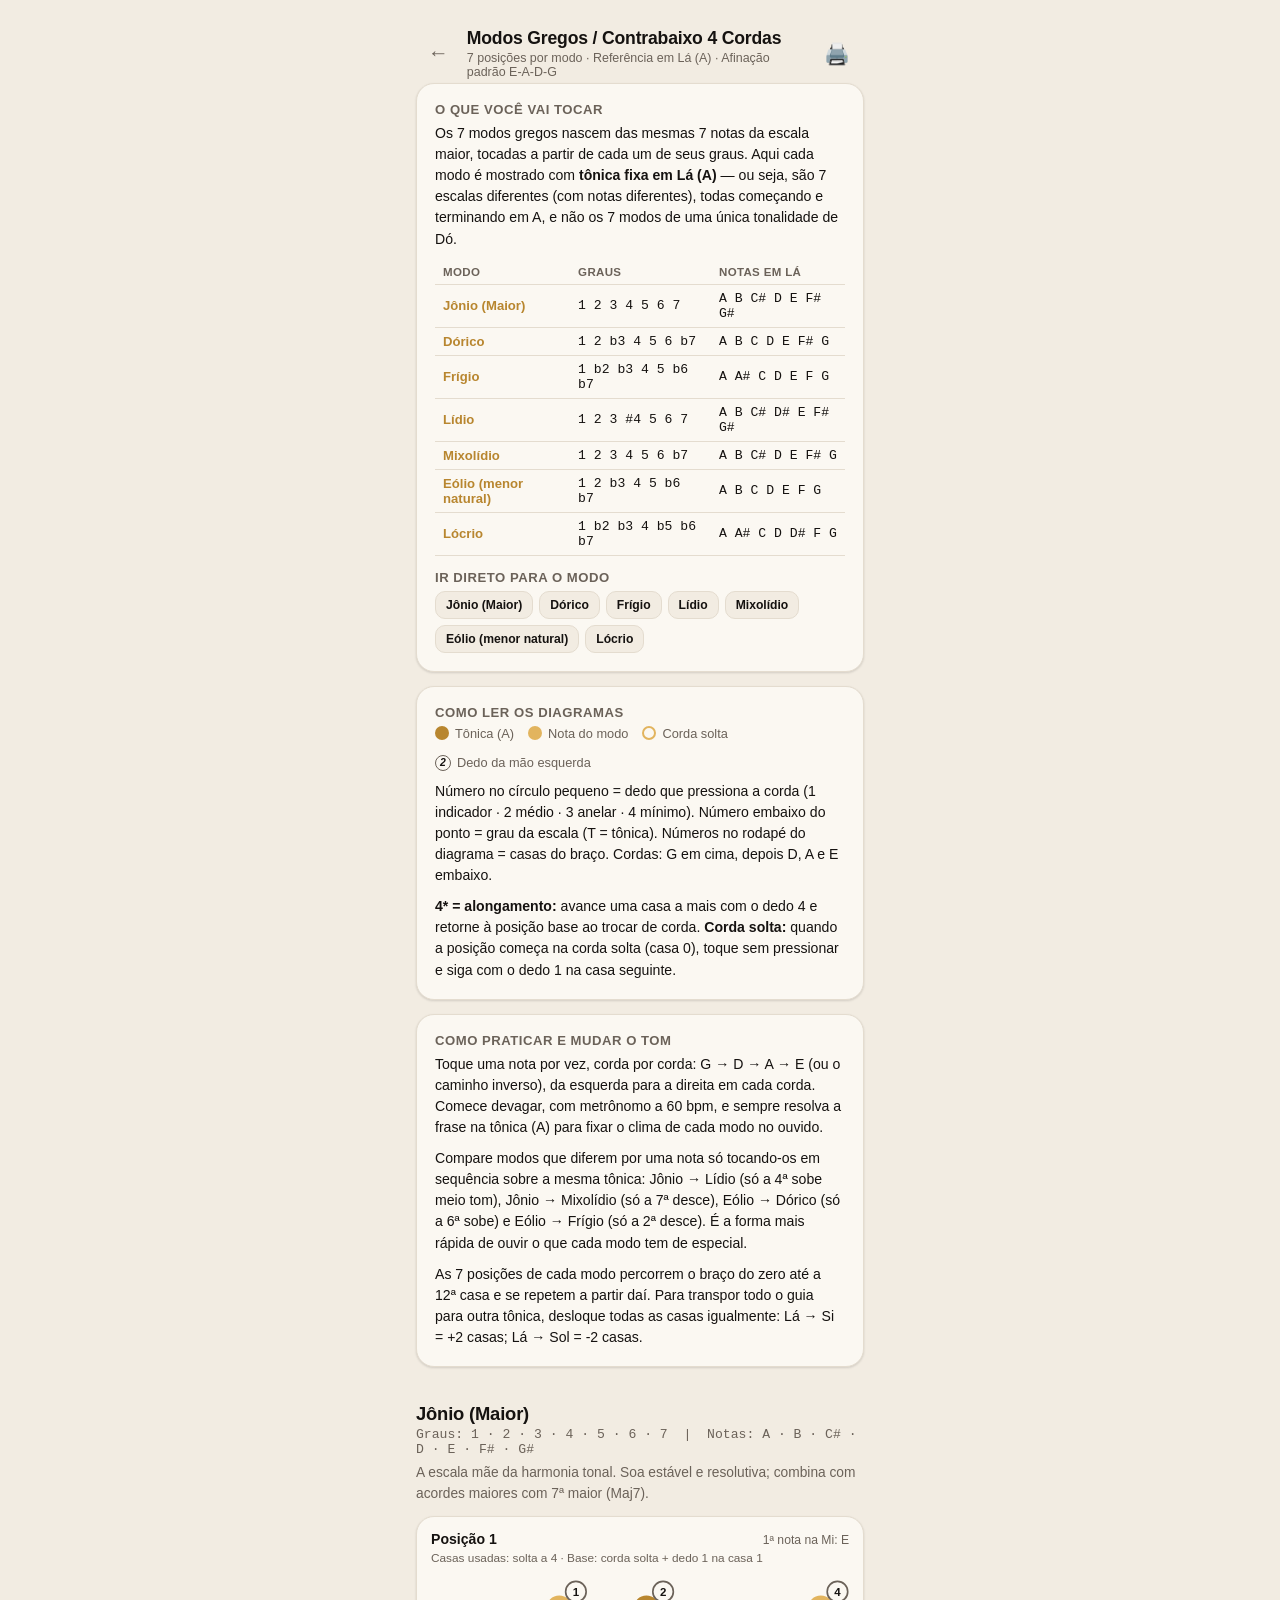
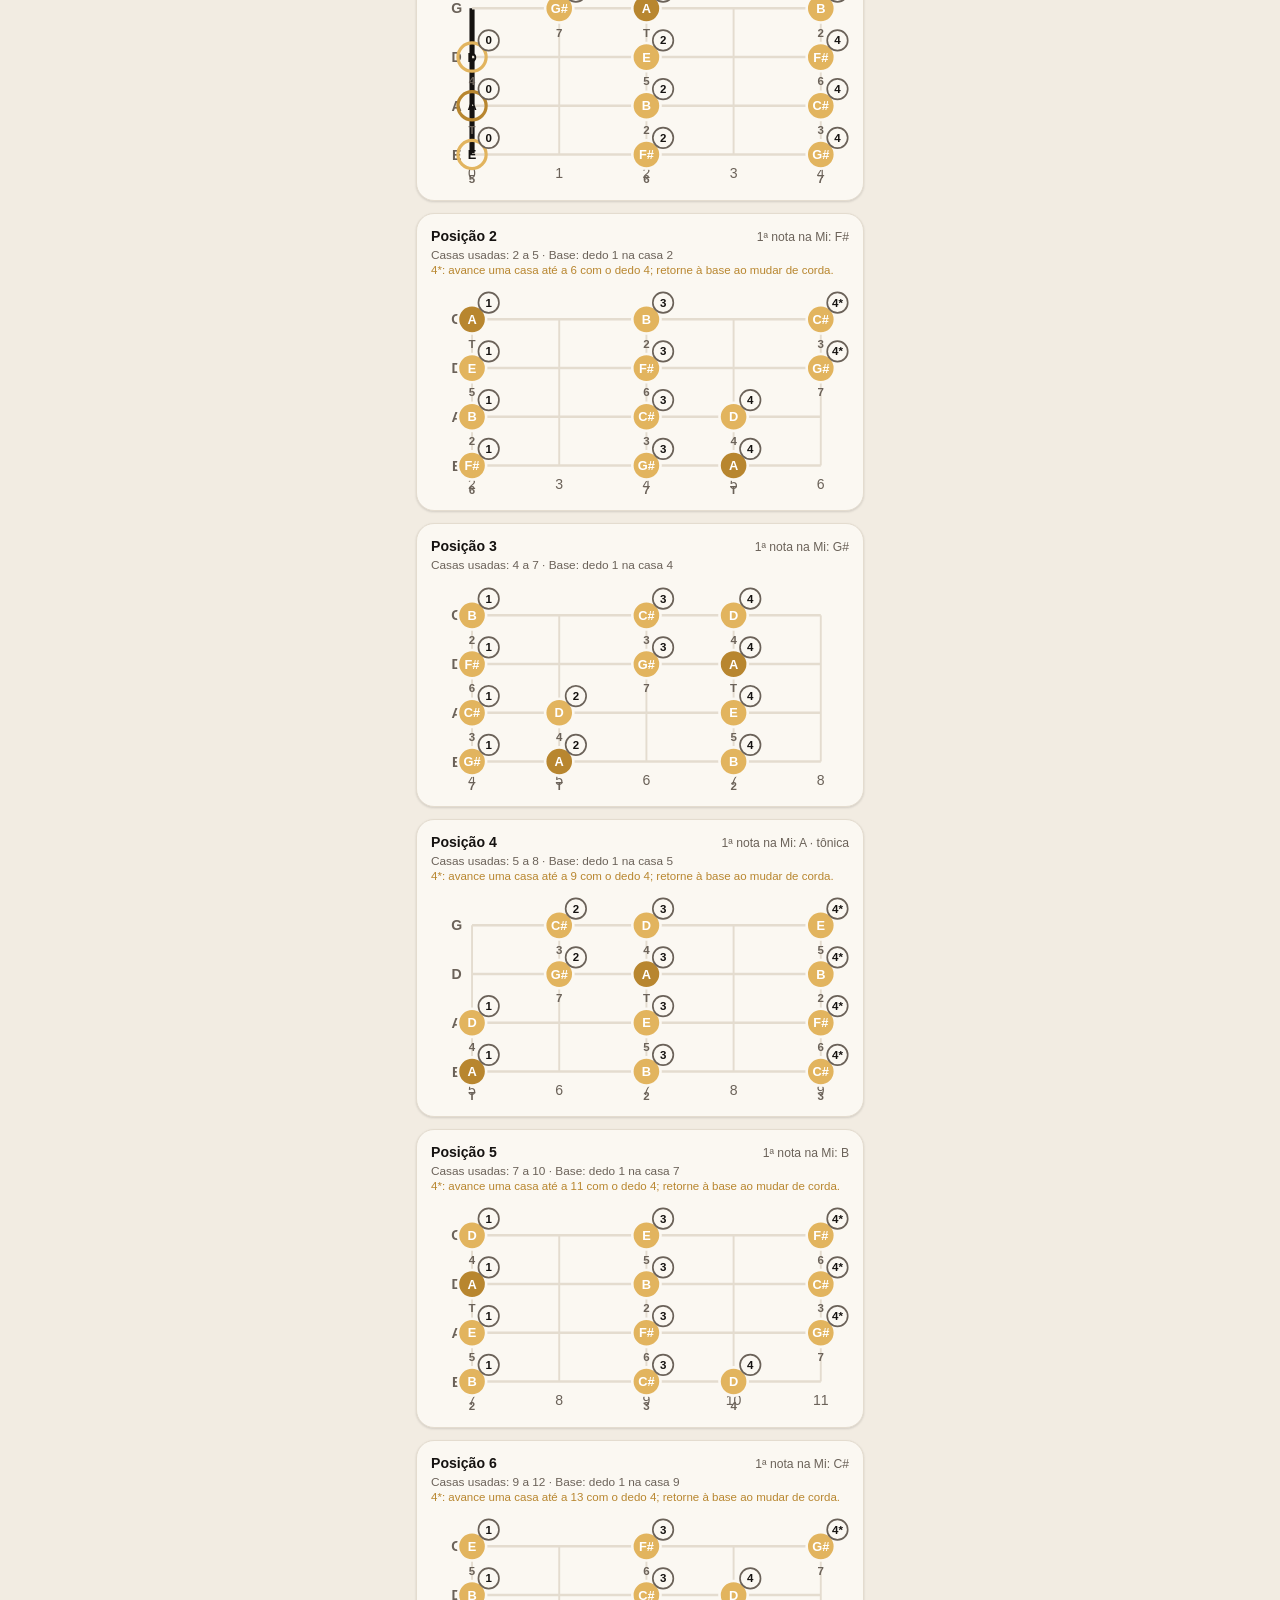
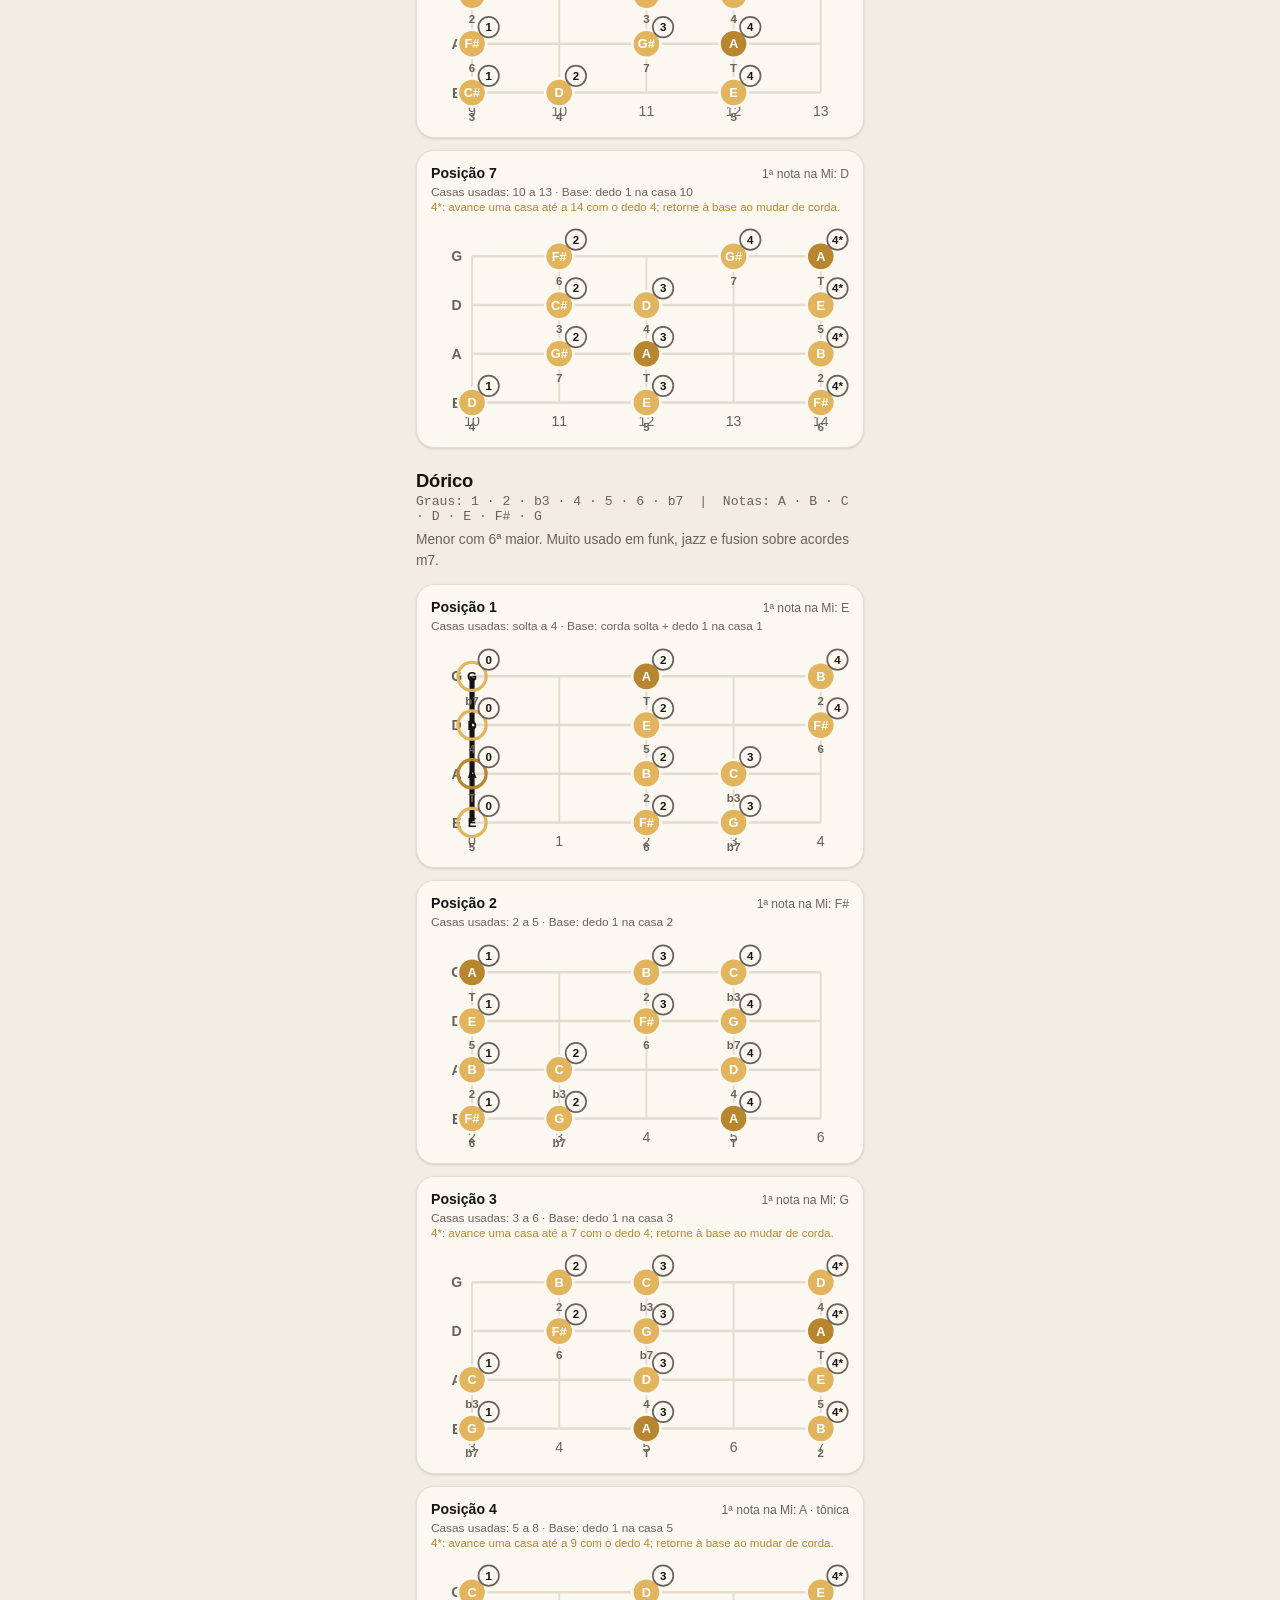
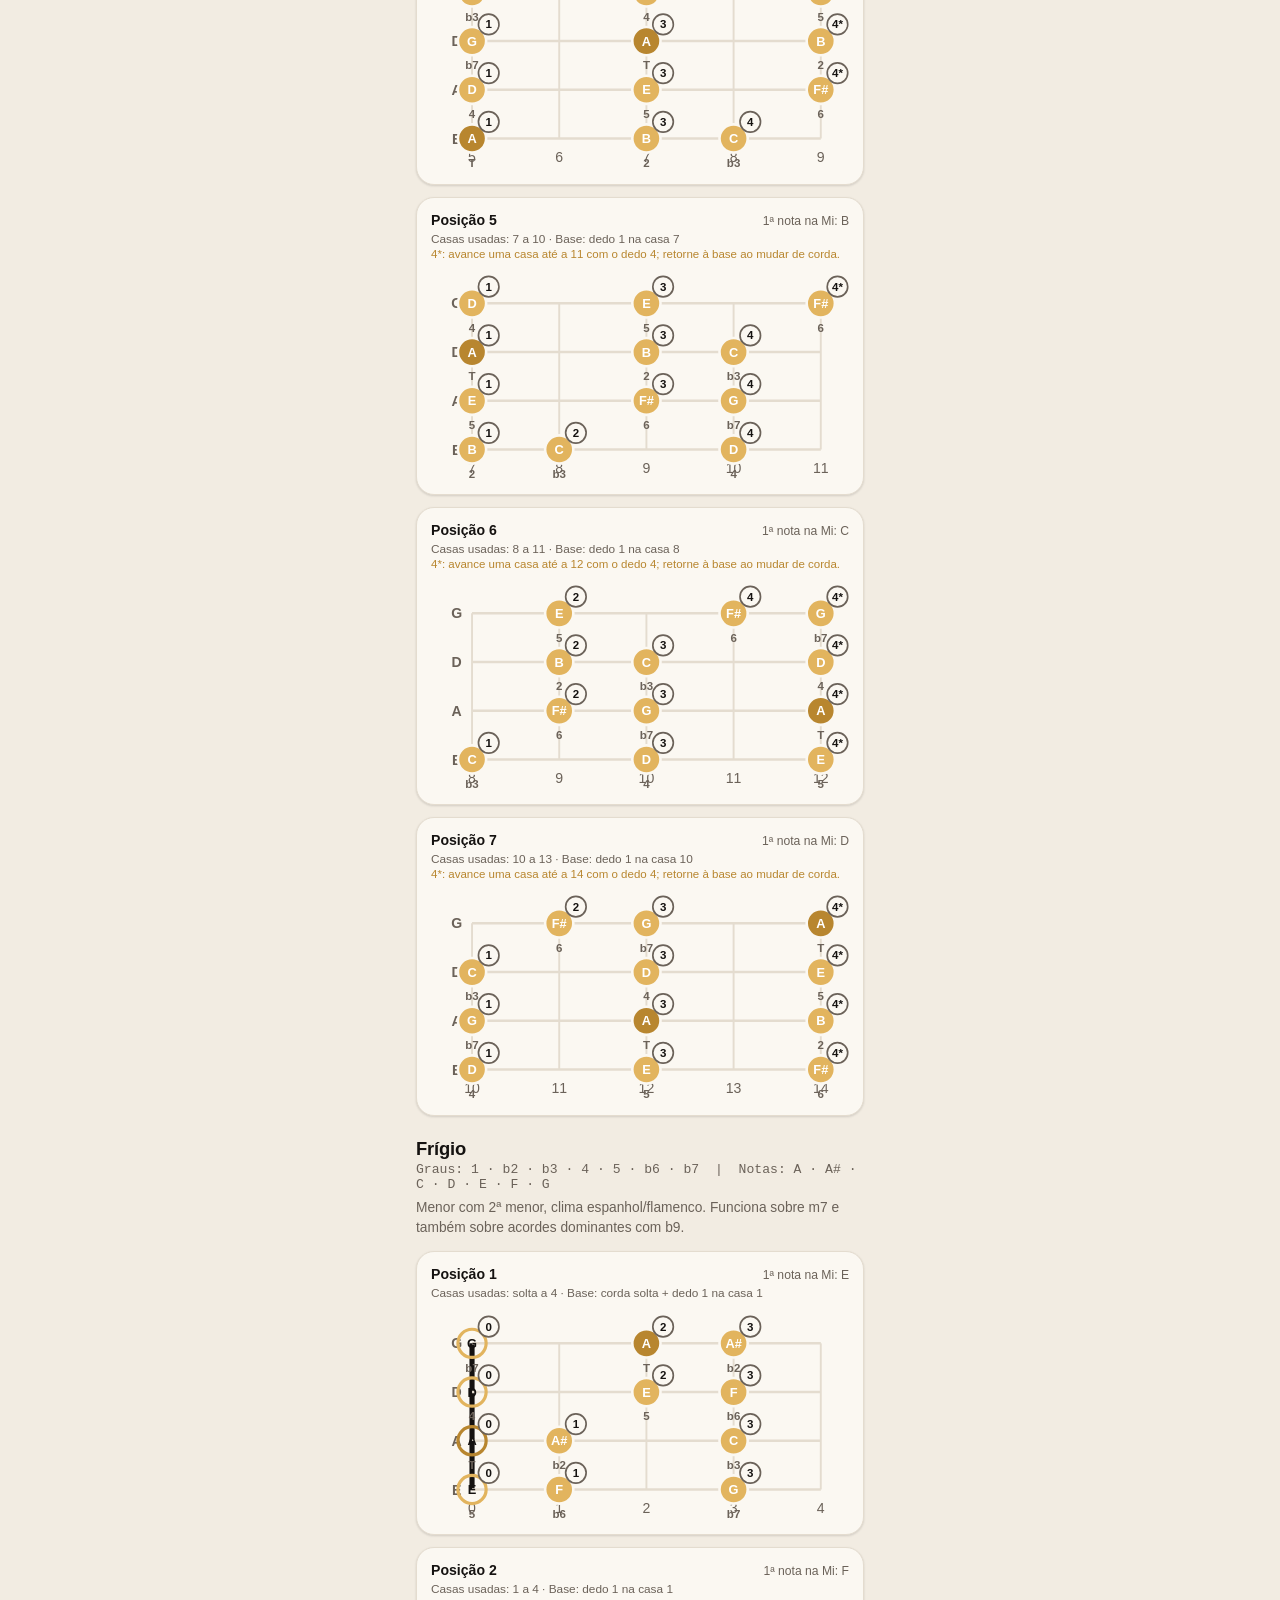
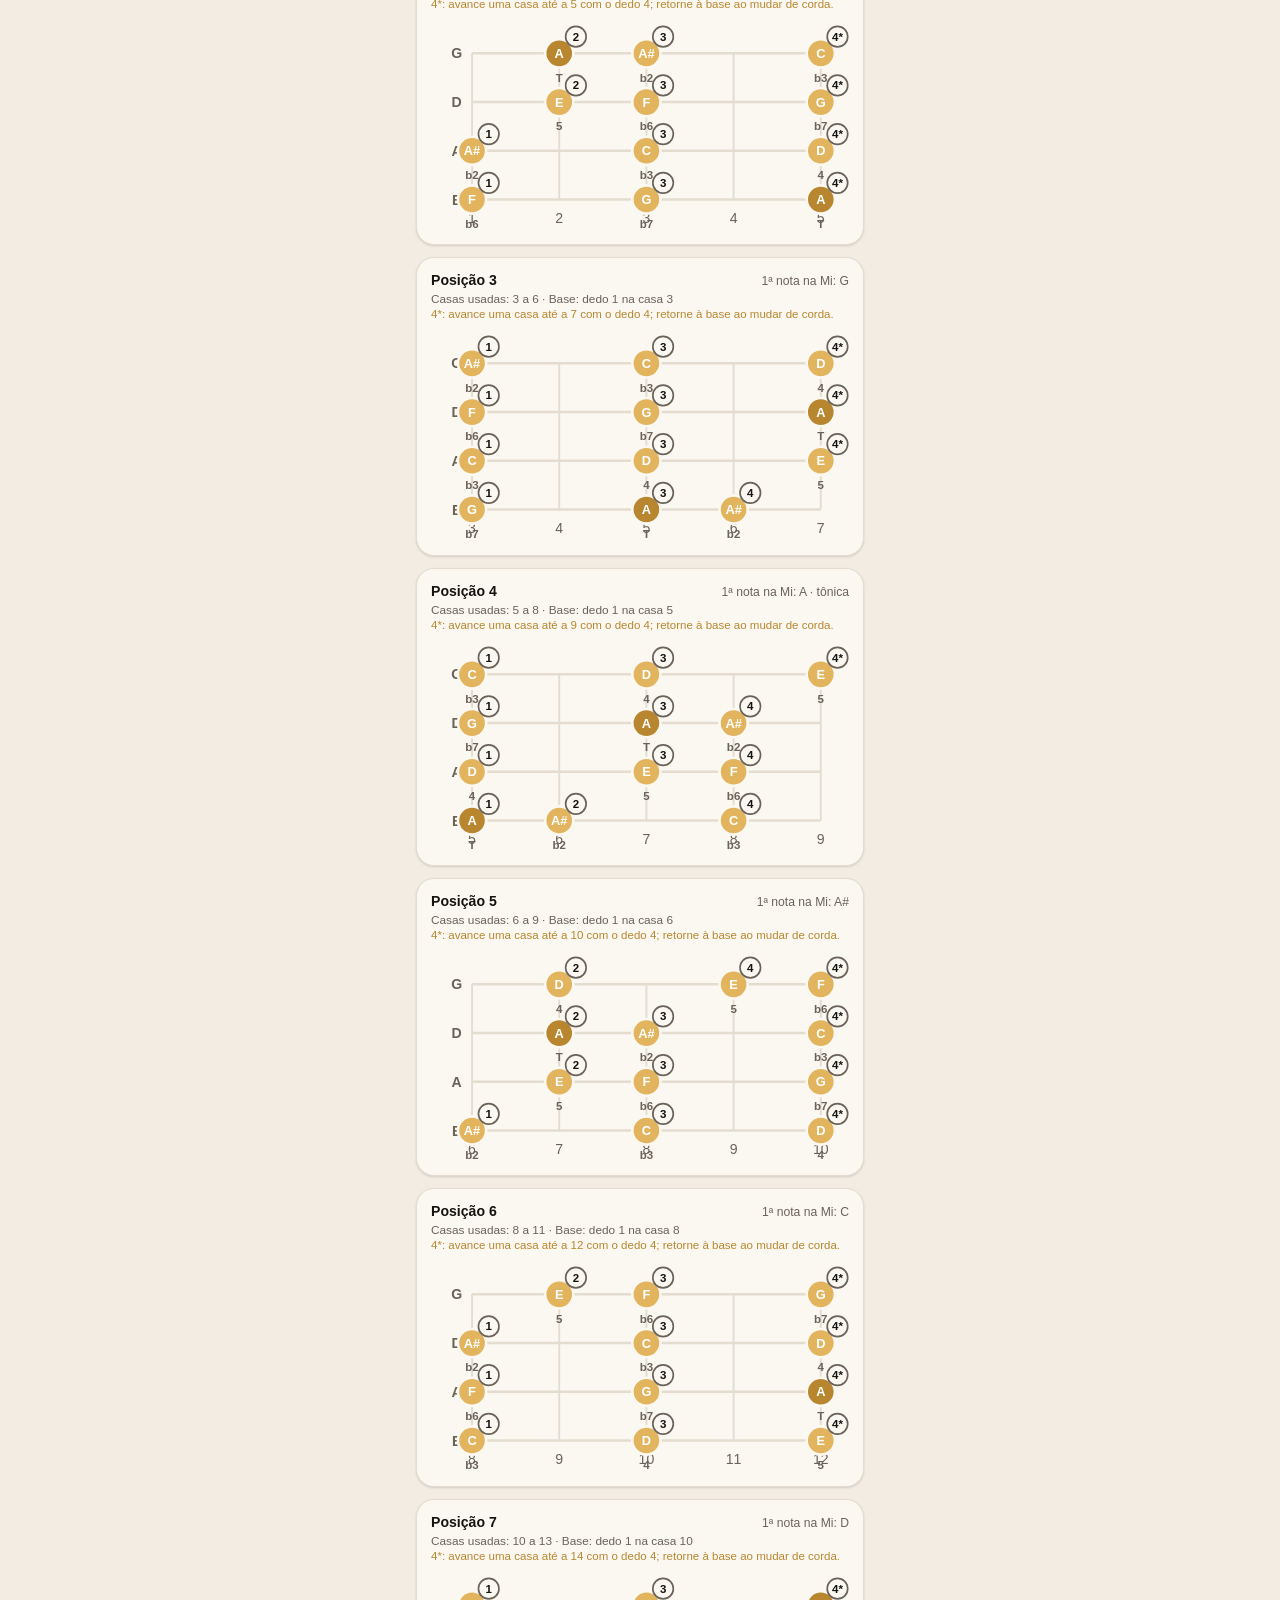
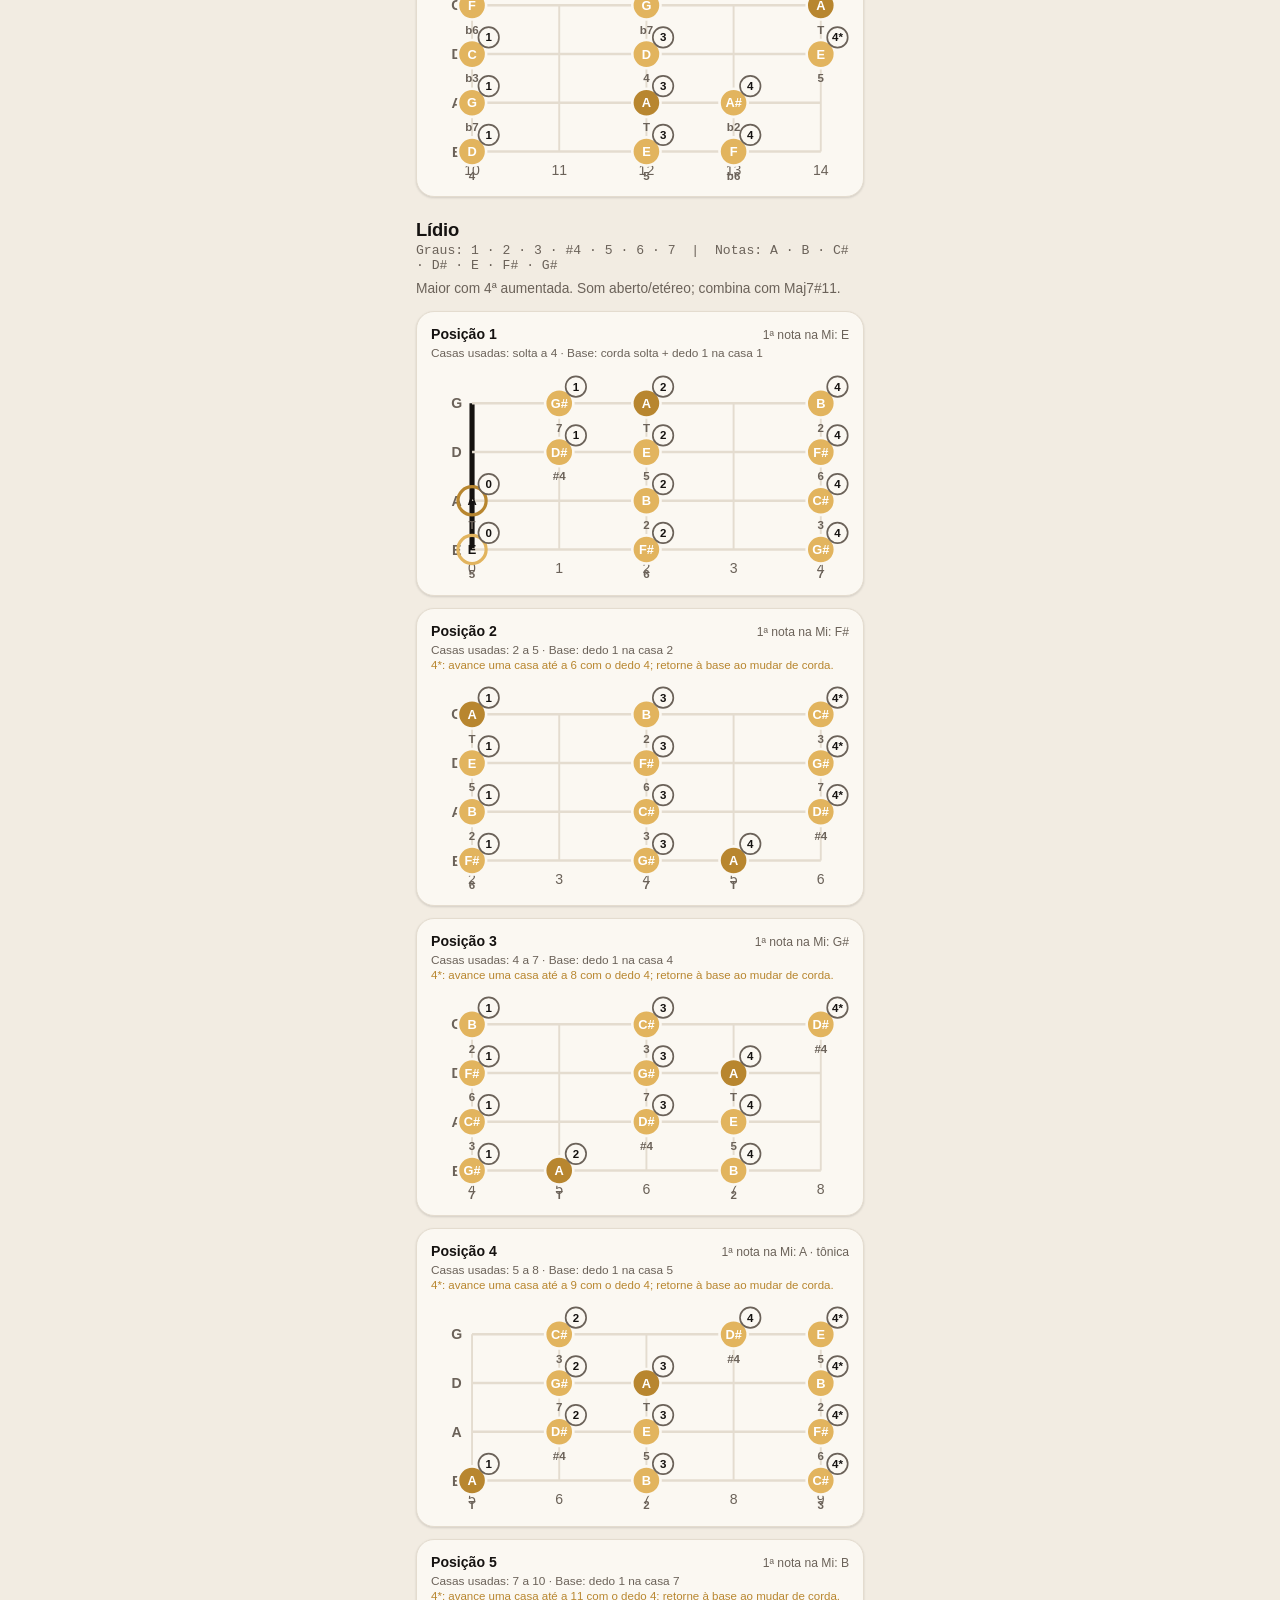
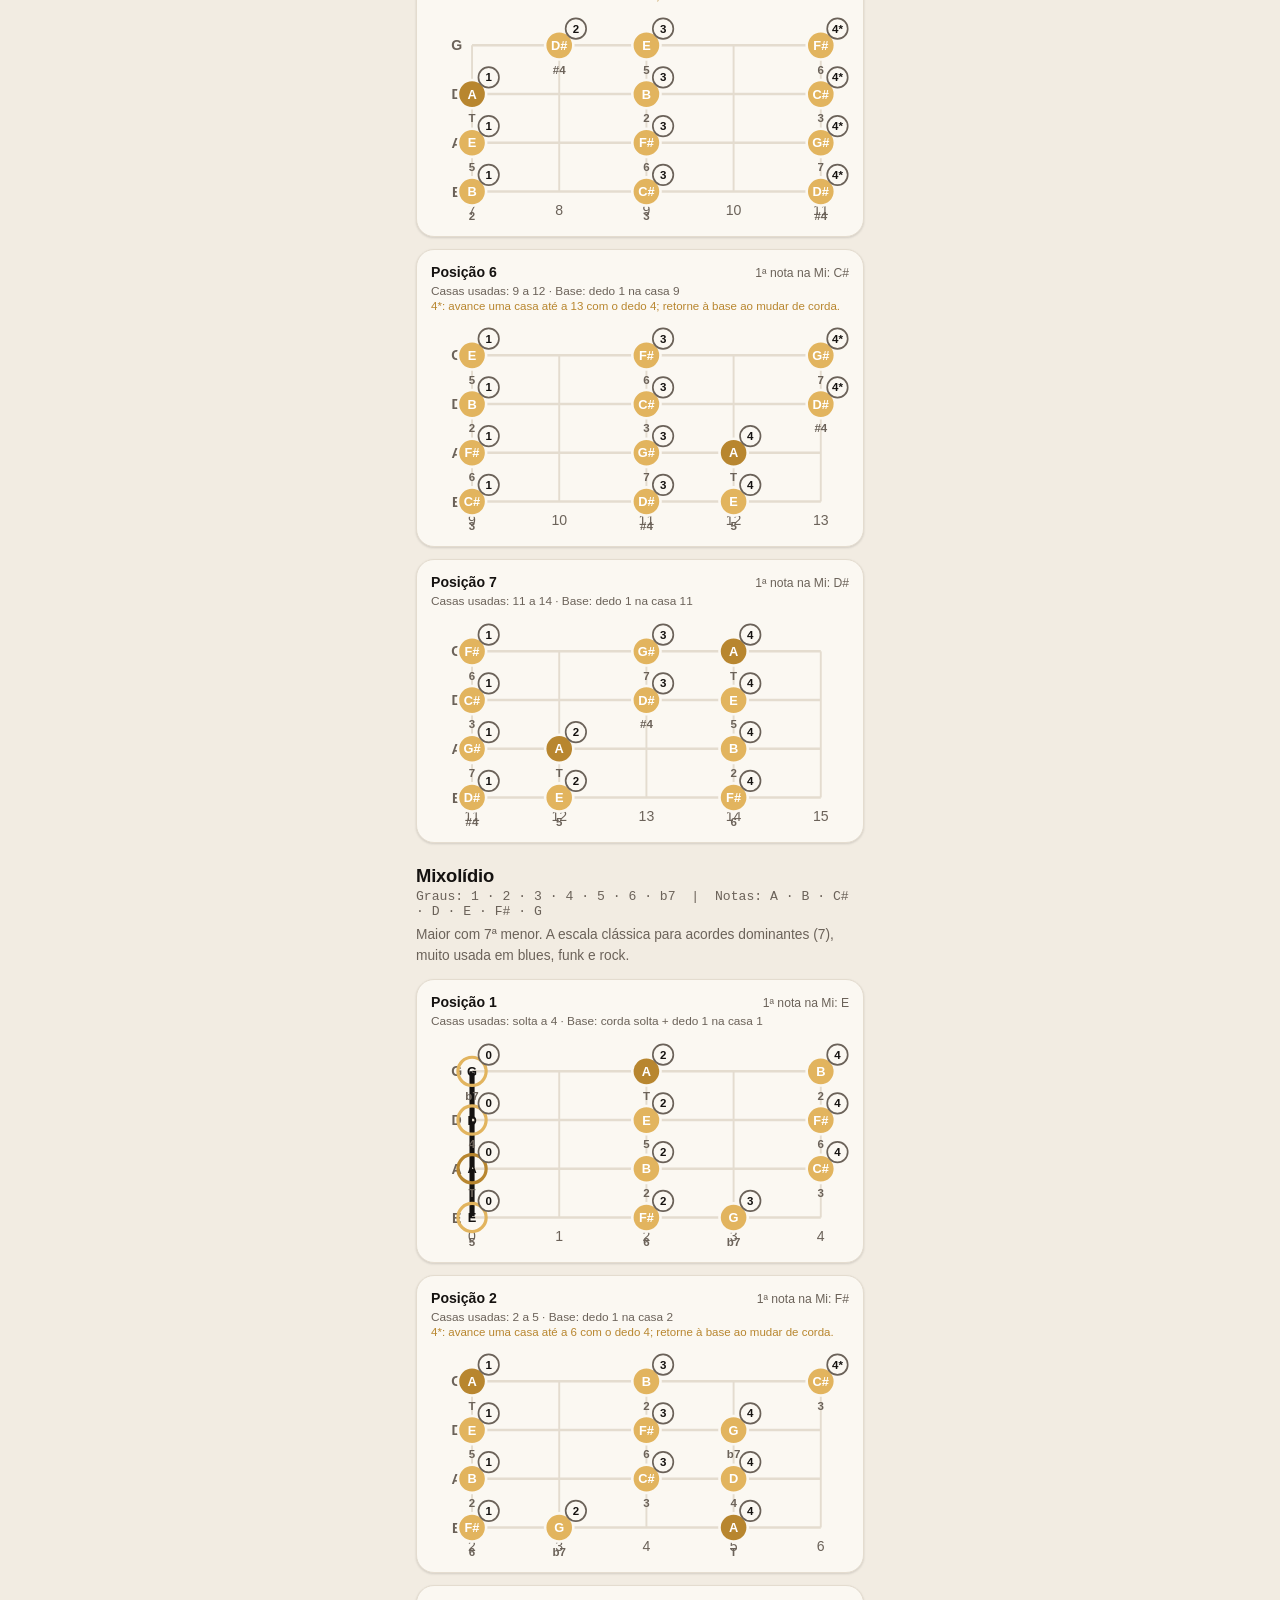
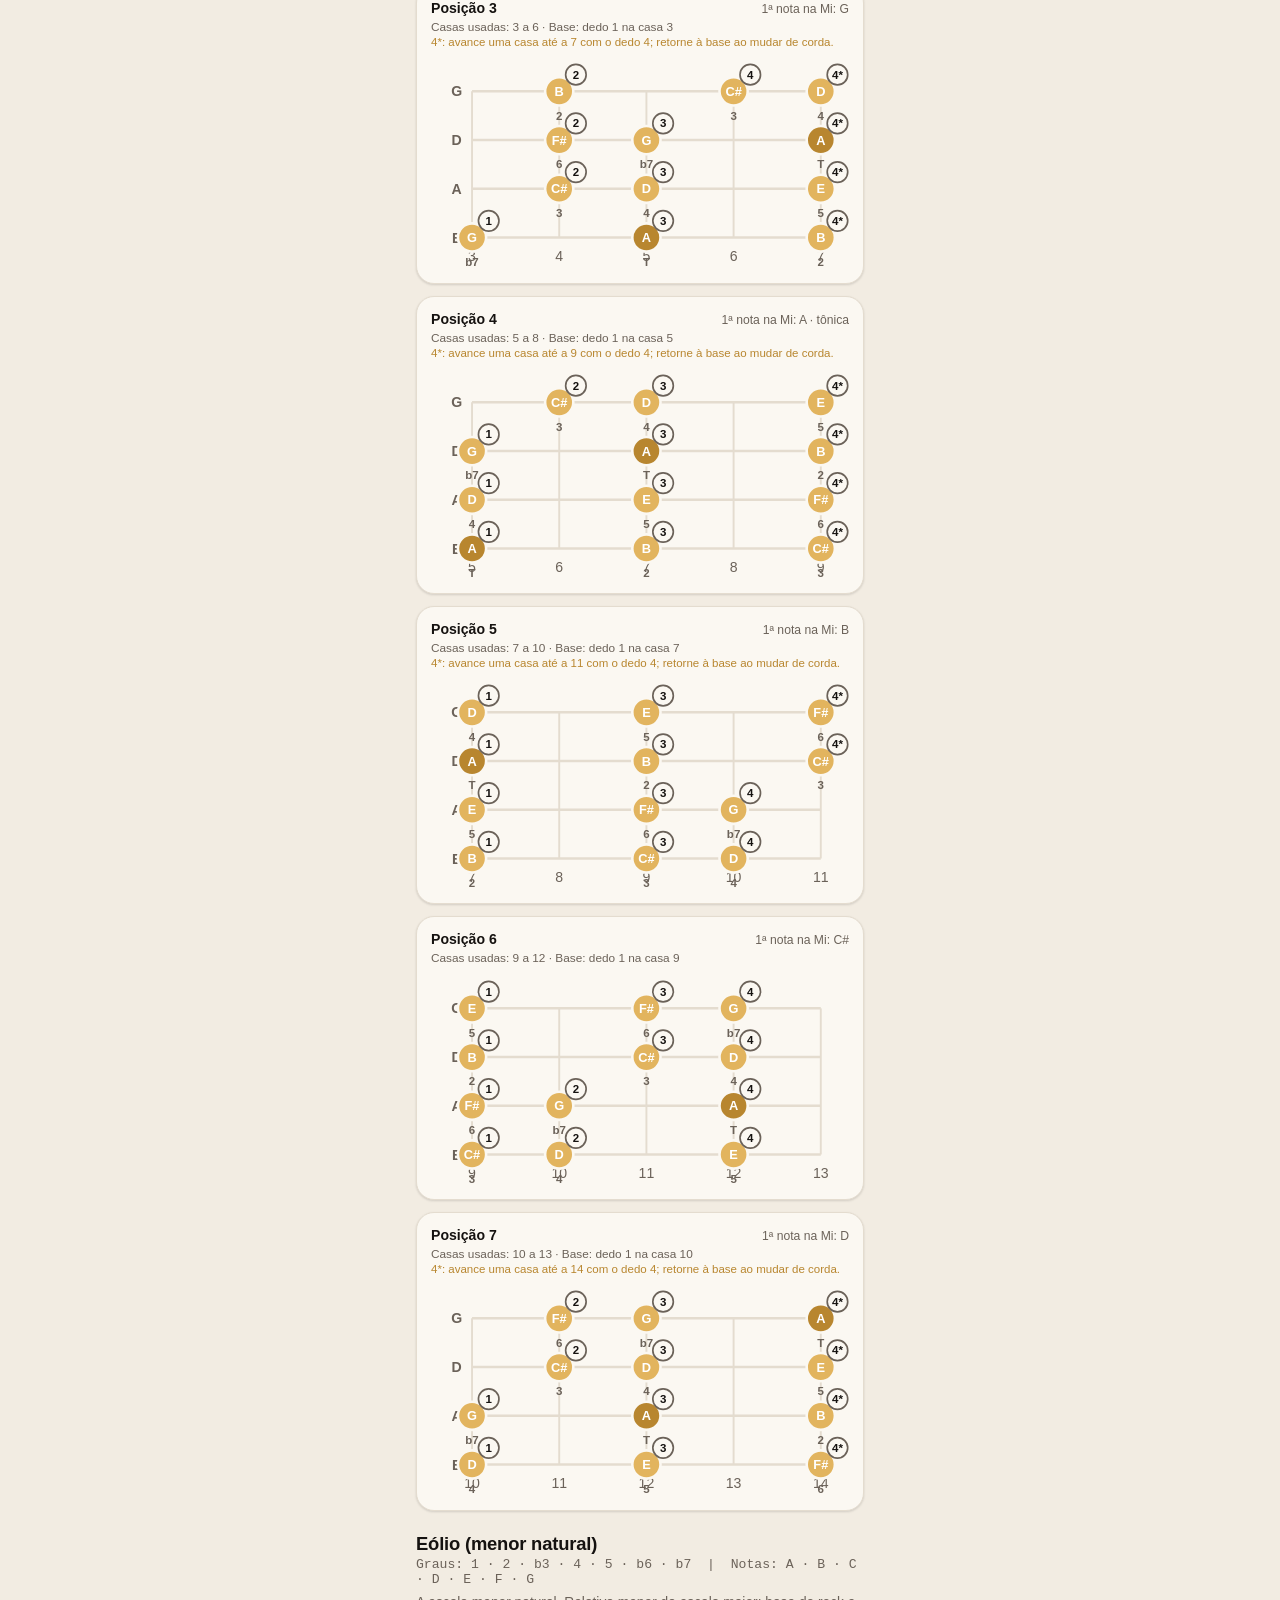
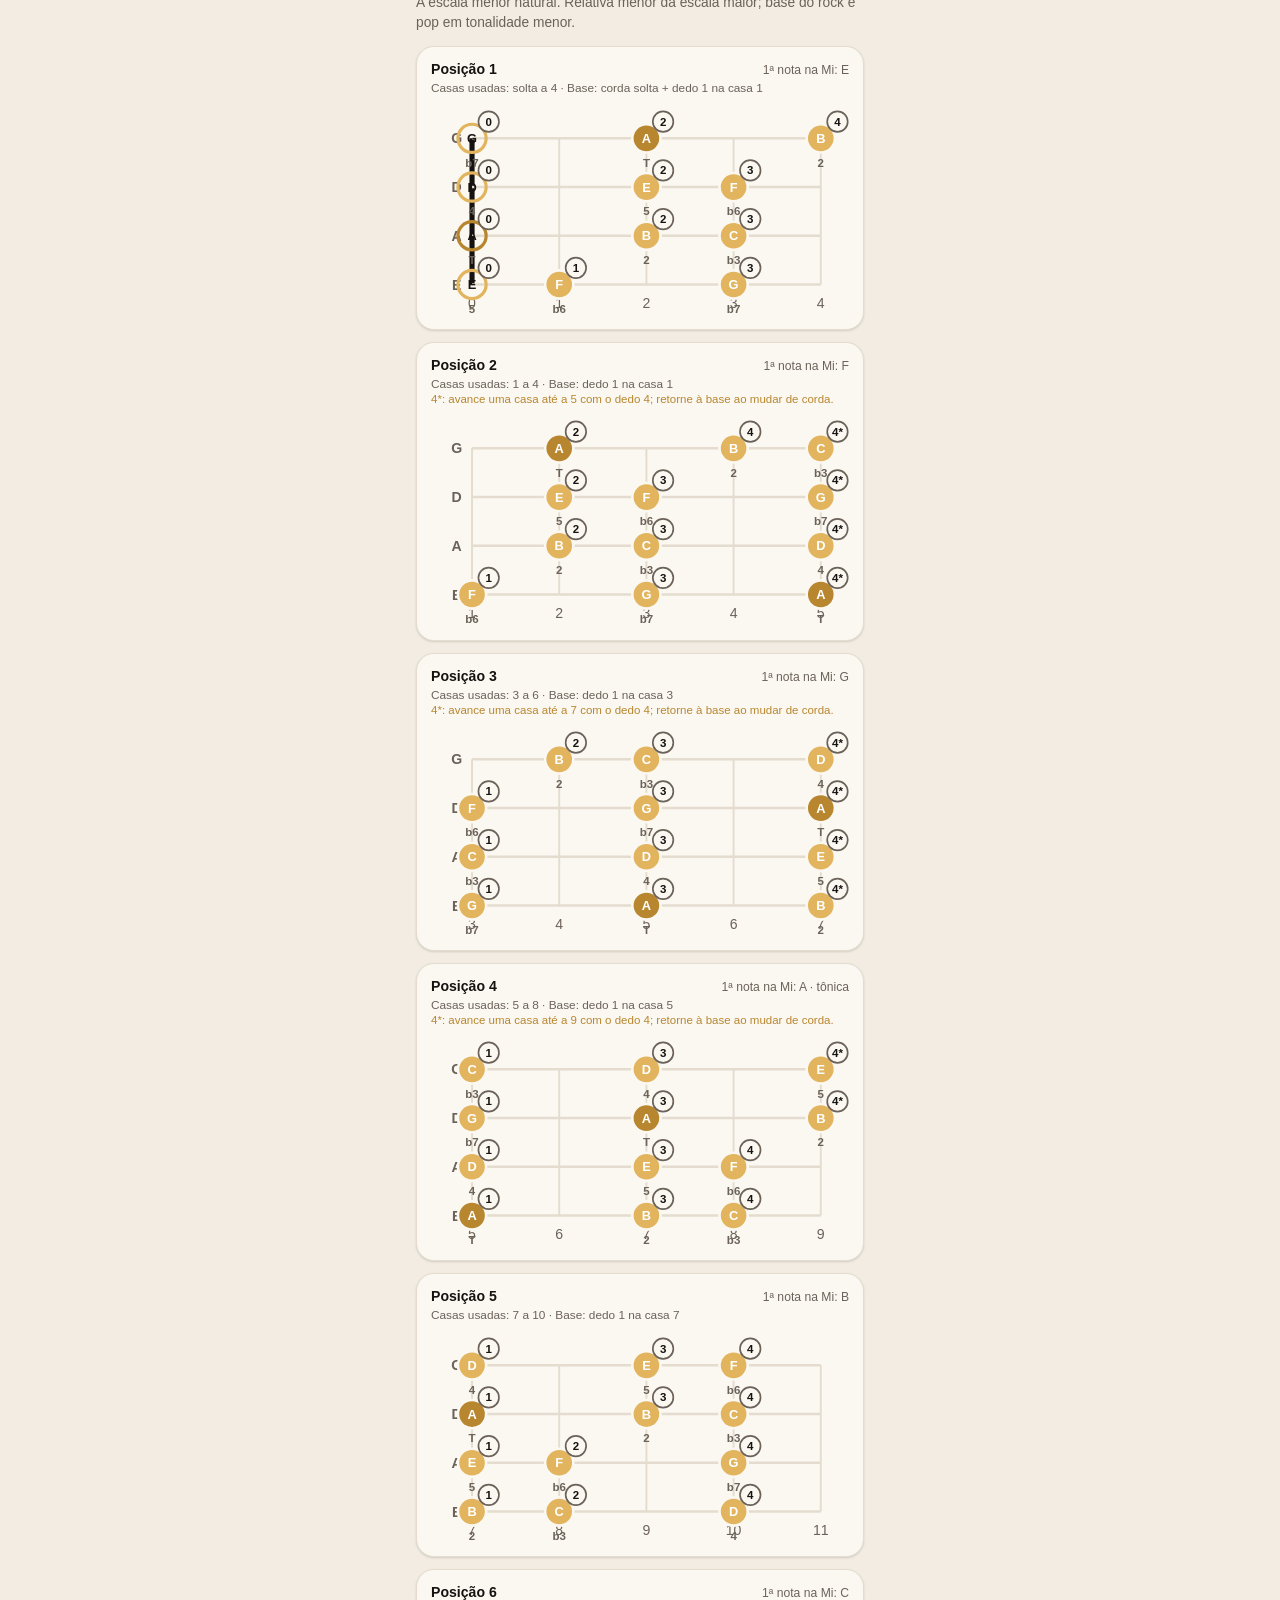
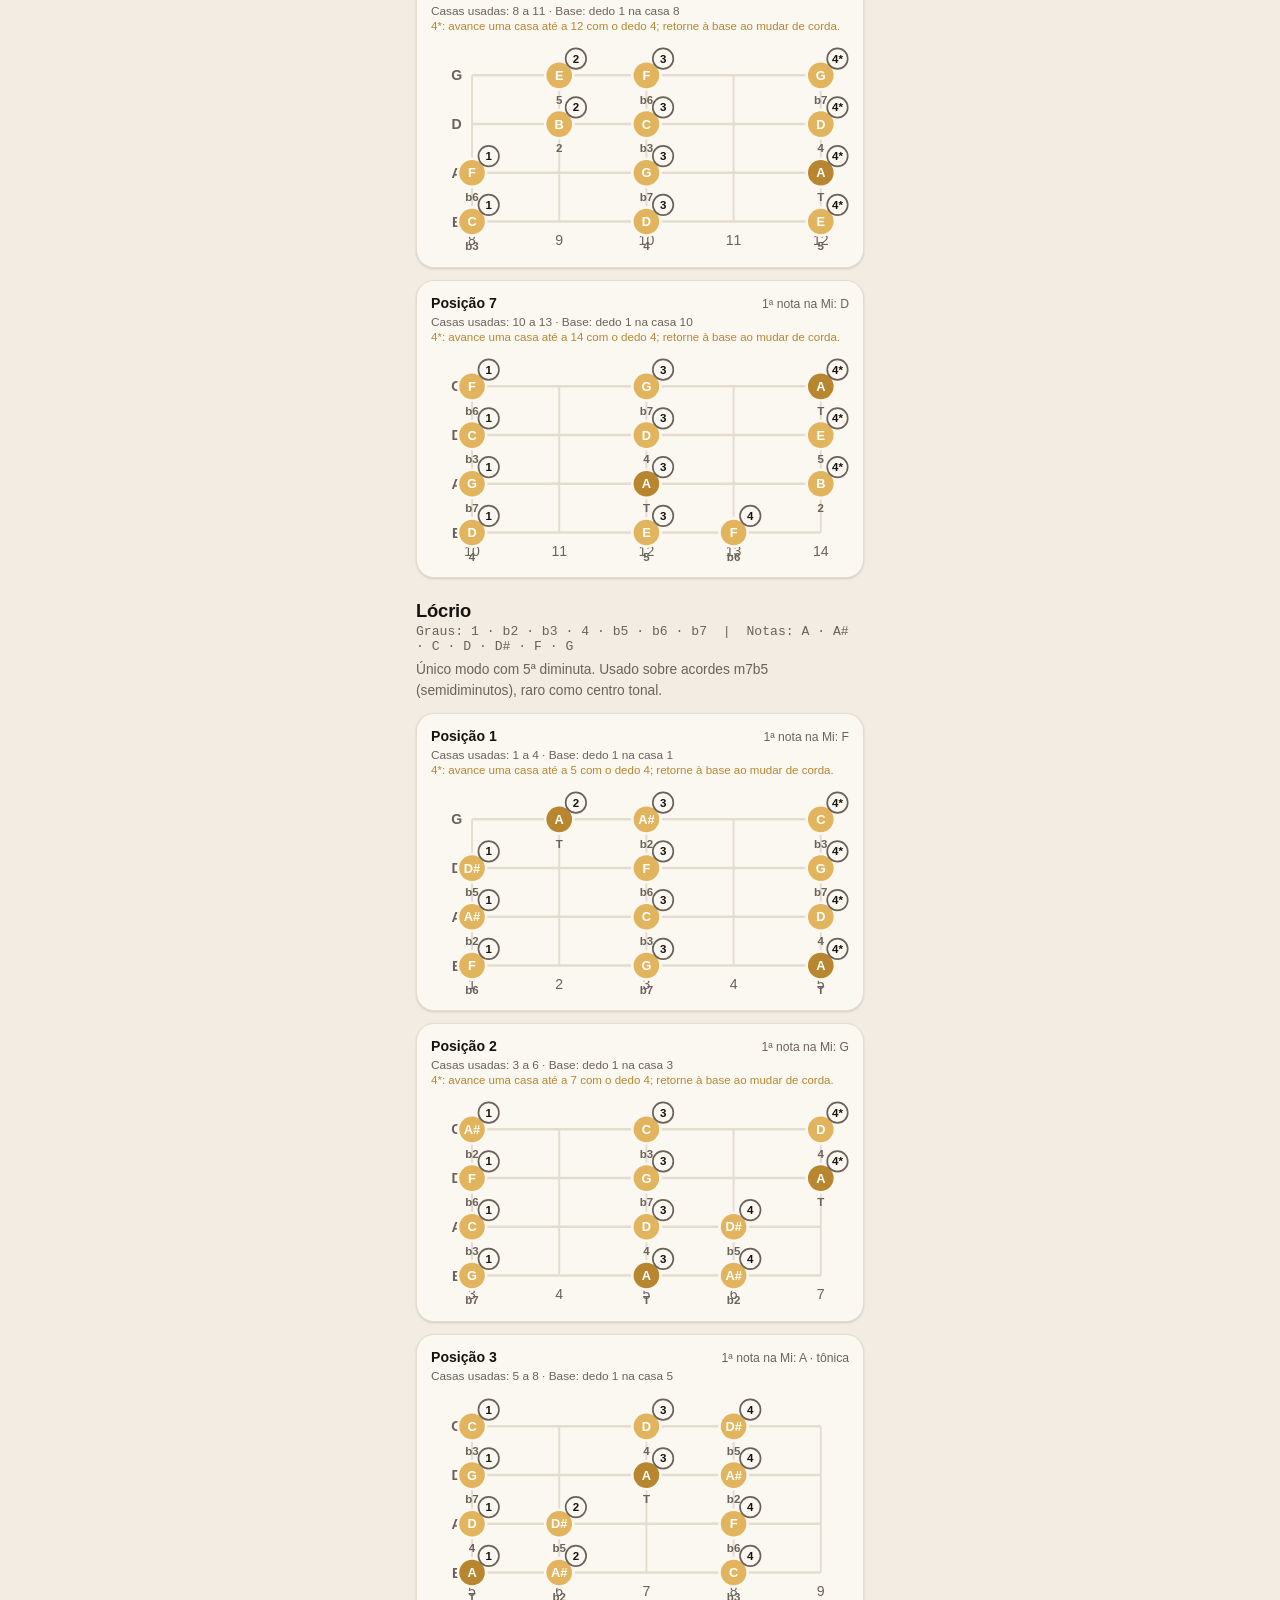
<file: modos-gregos.html>
<!DOCTYPE html>
<html lang="pt-BR">
<head>
<meta charset="UTF-8" />
<meta name="viewport" content="width=device-width, initial-scale=1, viewport-fit=cover" />
<title>Modos Gregos para Contrabaixo</title>
<meta name="theme-color" content="#0E0C0A" />
<meta name="description" content="Guia de estudo dos 7 modos gregos (Jônio, Dórico, Frígio, Lídio, Mixolídio, Eólio, Lócrio) para contrabaixo de 4 cordas, com 7 posições móveis por modo, referência em Lá (A), pronto para imprimir em A4." />
<link rel="icon" href="icons/icon.svg" type="image/svg+xml" />
<link rel="apple-touch-icon" href="icons/icon-180.png" />
<link rel="stylesheet" href="css/styles.css" />
<link rel="stylesheet" href="css/modos-gregos.css" />
</head>
<body>
<div class="app">

  <header class="page-header">
    <a href="index.html" class="back-link no-print" aria-label="Voltar">←</a>
    <div class="page-header-title">
      <h1>Modos Gregos / Contrabaixo 4 Cordas</h1>
      <p>7 posições por modo · Referência em Lá (A) · Afinação padrão E-A-D-G</p>
    </div>
    <button id="btn-print" class="icon-btn no-print" aria-label="Imprimir" title="Imprimir">🖨️</button>
  </header>

  <main class="main">

    <section class="card intro-card">
      <h3>O que você vai tocar</h3>
      <p>
        Os 7 modos gregos nascem das mesmas 7 notas da escala maior, tocadas a partir de cada um
        de seus graus. Aqui cada modo é mostrado com <strong>tônica fixa em Lá (A)</strong> — ou
        seja, são 7 escalas diferentes (com notas diferentes), todas começando e terminando em A,
        e não os 7 modos de uma única tonalidade de Dó.
      </p>
      <div id="overview-table-slot"></div>
      <h3>Ir direto para o modo</h3>
      <nav class="family-nav" id="mode-nav"></nav>
    </section>

    <section class="card intro-card">
      <h3>Como ler os diagramas</h3>
      <div class="legend-row">
        <span class="swatch"><i class="legend-dot root"></i> Tônica (A)</span>
        <span class="swatch"><i class="legend-dot"></i> Nota do modo</span>
        <span class="swatch"><i class="legend-dot" style="background:none;border:2px solid var(--accent-2)"></i> Corda solta</span>
        <span class="swatch"><i class="legend-badge">2</i> Dedo da mão esquerda</span>
      </div>
      <p style="margin-top:10px">
        Número no círculo pequeno = dedo que pressiona a corda (1 indicador · 2 médio · 3 anelar ·
        4 mínimo). Número embaixo do ponto = grau da escala (T = tônica). Números no rodapé do
        diagrama = casas do braço. Cordas: G em cima, depois D, A e E embaixo.
      </p>
      <p>
        <strong>4* = alongamento:</strong> avance uma casa a mais com o dedo 4 e retorne à posição
        base ao trocar de corda. <strong>Corda solta:</strong> quando a posição começa na corda
        solta (casa 0), toque sem pressionar e siga com o dedo 1 na casa seguinte.
      </p>
    </section>

    <section class="card intro-card">
      <h3>Como praticar e mudar o tom</h3>
      <p>
        Toque uma nota por vez, corda por corda: G → D → A → E (ou o caminho inverso), da esquerda
        para a direita em cada corda. Comece devagar, com metrônomo a 60 bpm, e sempre resolva a
        frase na tônica (A) para fixar o clima de cada modo no ouvido.
      </p>
      <p>
        Compare modos que diferem por uma nota só tocando-os em sequência sobre a mesma tônica: Jônio
        → Lídio (só a 4ª sobe meio tom), Jônio → Mixolídio (só a 7ª desce), Eólio → Dórico (só a 6ª
        sobe) e Eólio → Frígio (só a 2ª desce). É a forma mais rápida de ouvir o que cada modo tem de
        especial.
      </p>
      <p>
        As 7 posições de cada modo percorrem o braço do zero até a 12ª casa e se repetem a partir
        daí. Para transpor todo o guia para outra tônica, desloque todas as casas igualmente: Lá →
        Si = +2 casas; Lá → Sol = -2 casas.
      </p>
    </section>

    <div id="modes-container"></div>

    <section class="card intro-card">
      <h3>Referências</h3>
      <p>
        Fórmulas e nomenclatura dos modos: bibliografia padrão de harmonia funcional (modos da
        escala maior). Para aprofundar o estudo, vale pesquisar aulas de "modos gregos no baixo" em
        métodos como StudyBass (Andrew Pouska) e outros materiais de teoria aplicada ao contrabaixo.
      </p>
      <p style="margin-top:6px;font-size:0.76rem">
        Impressão: A4, retrato, tamanho real (100%). Símbolos legíveis em preto e branco.
      </p>
    </section>

  </main>

  <footer class="page-footer no-print">
    Consulta offline · parte do Afinador Ponto Grave ·
    <a href="escalas.html">ver escalas por tônica movível</a> ·
    <a href="campo-harmonico.html">mapa completo do braço + campo harmônico</a> ·
    <a href="pentatonicas.html">pentatônicas e blues com blue note</a>
  </footer>

</div>

<script src="js/modos-gregos.js"></script>
</body>
</html>
</file>
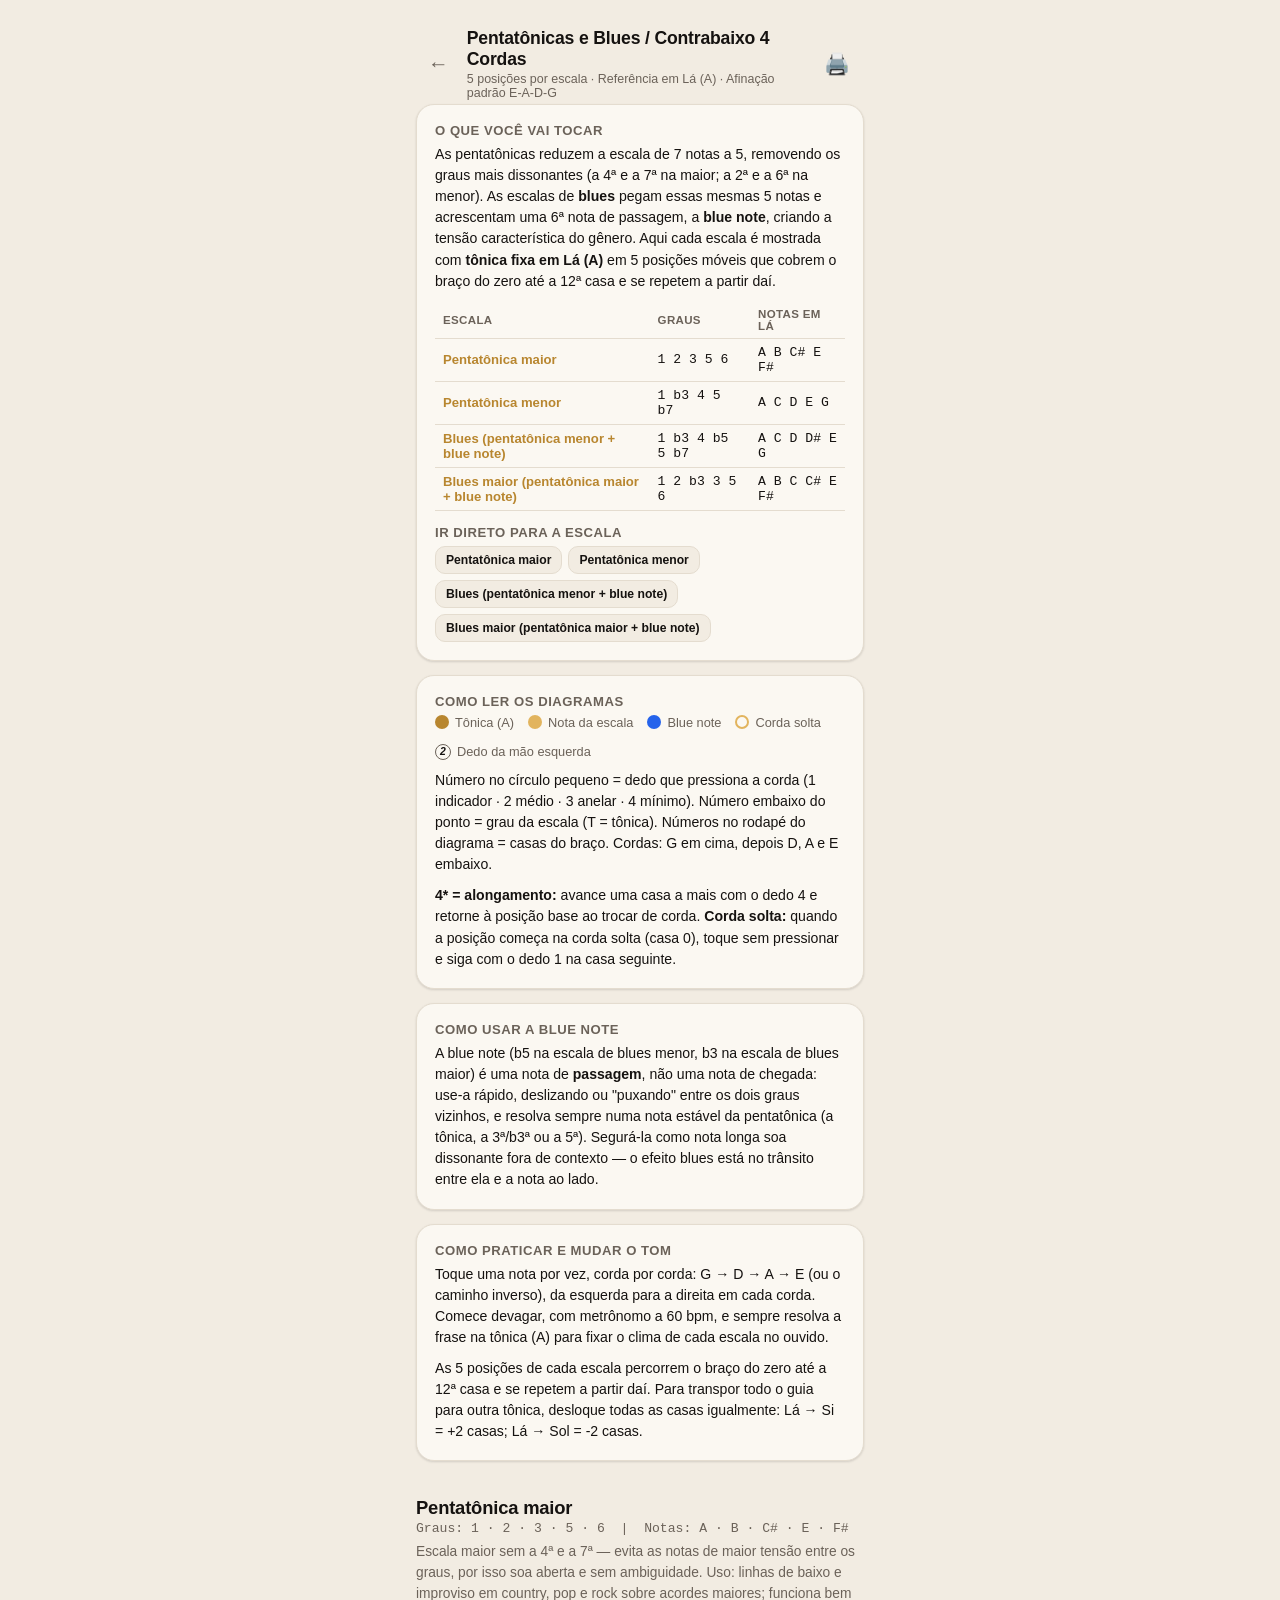
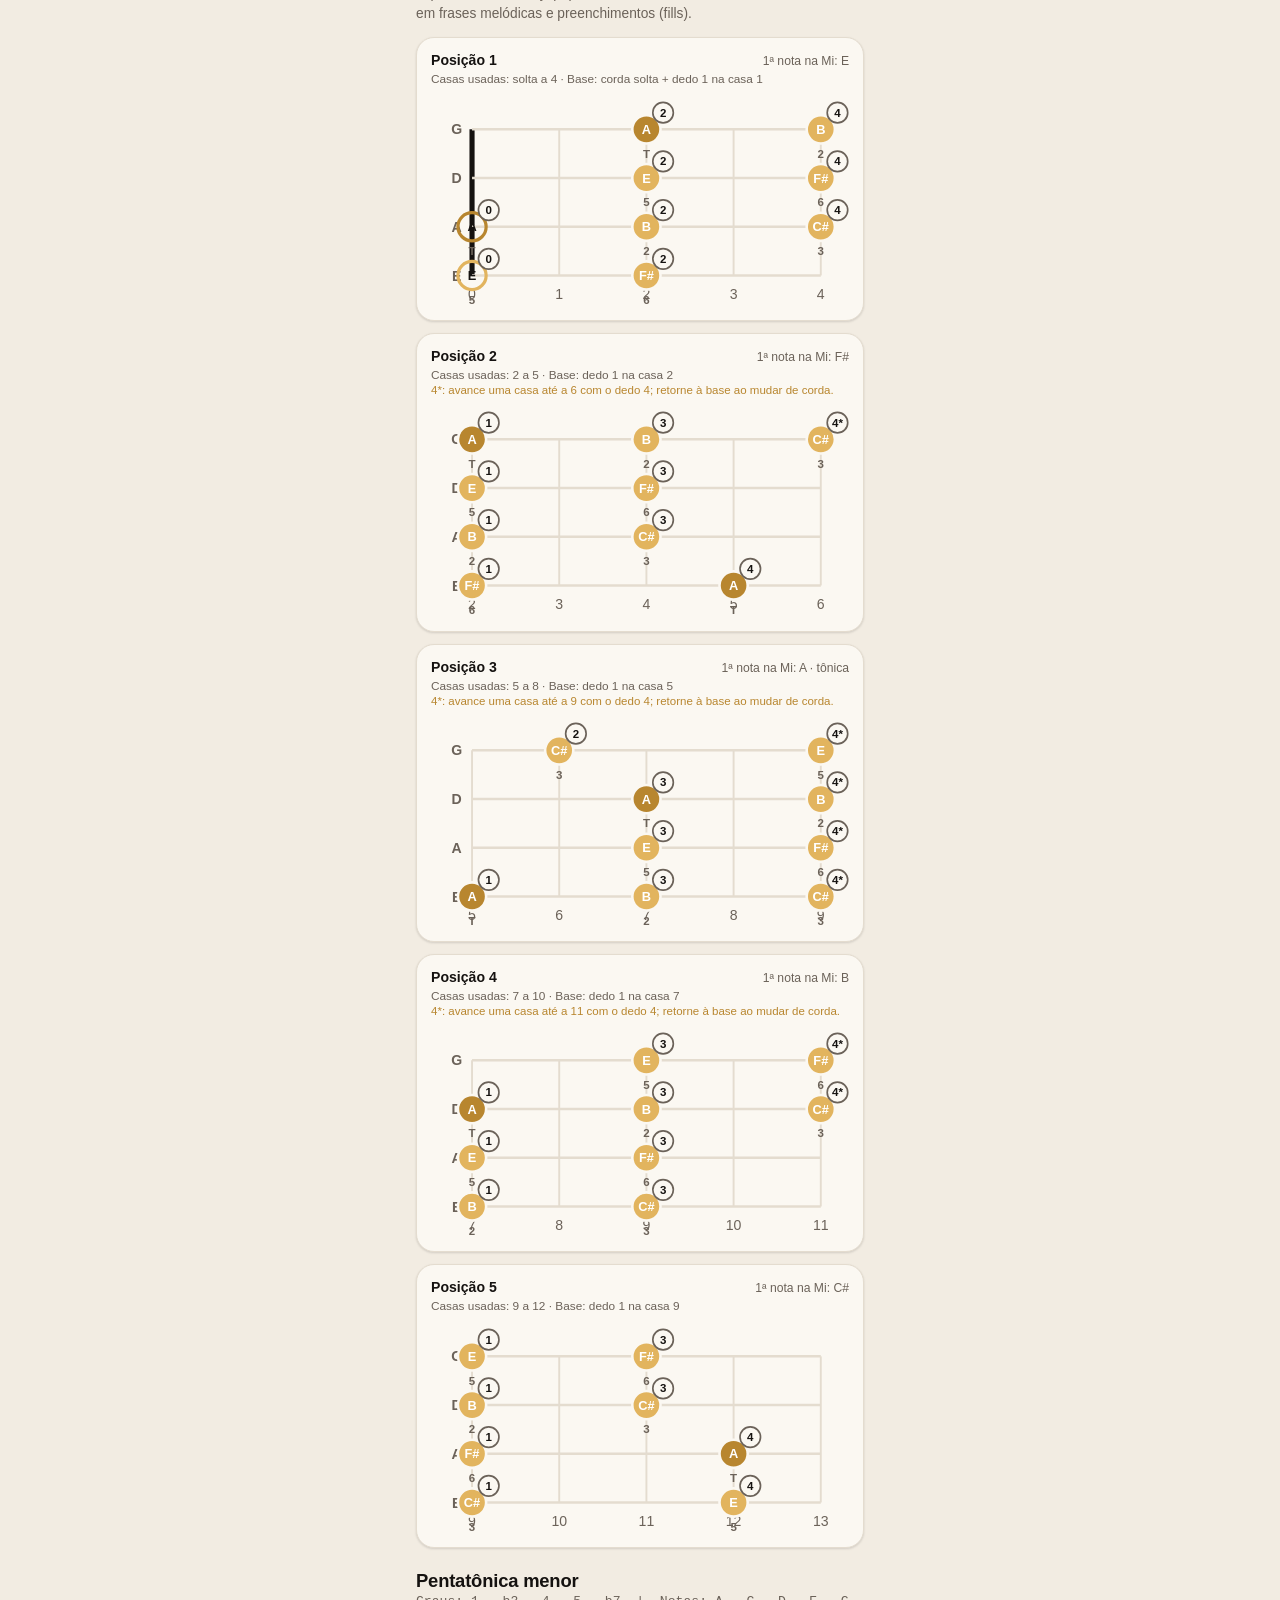
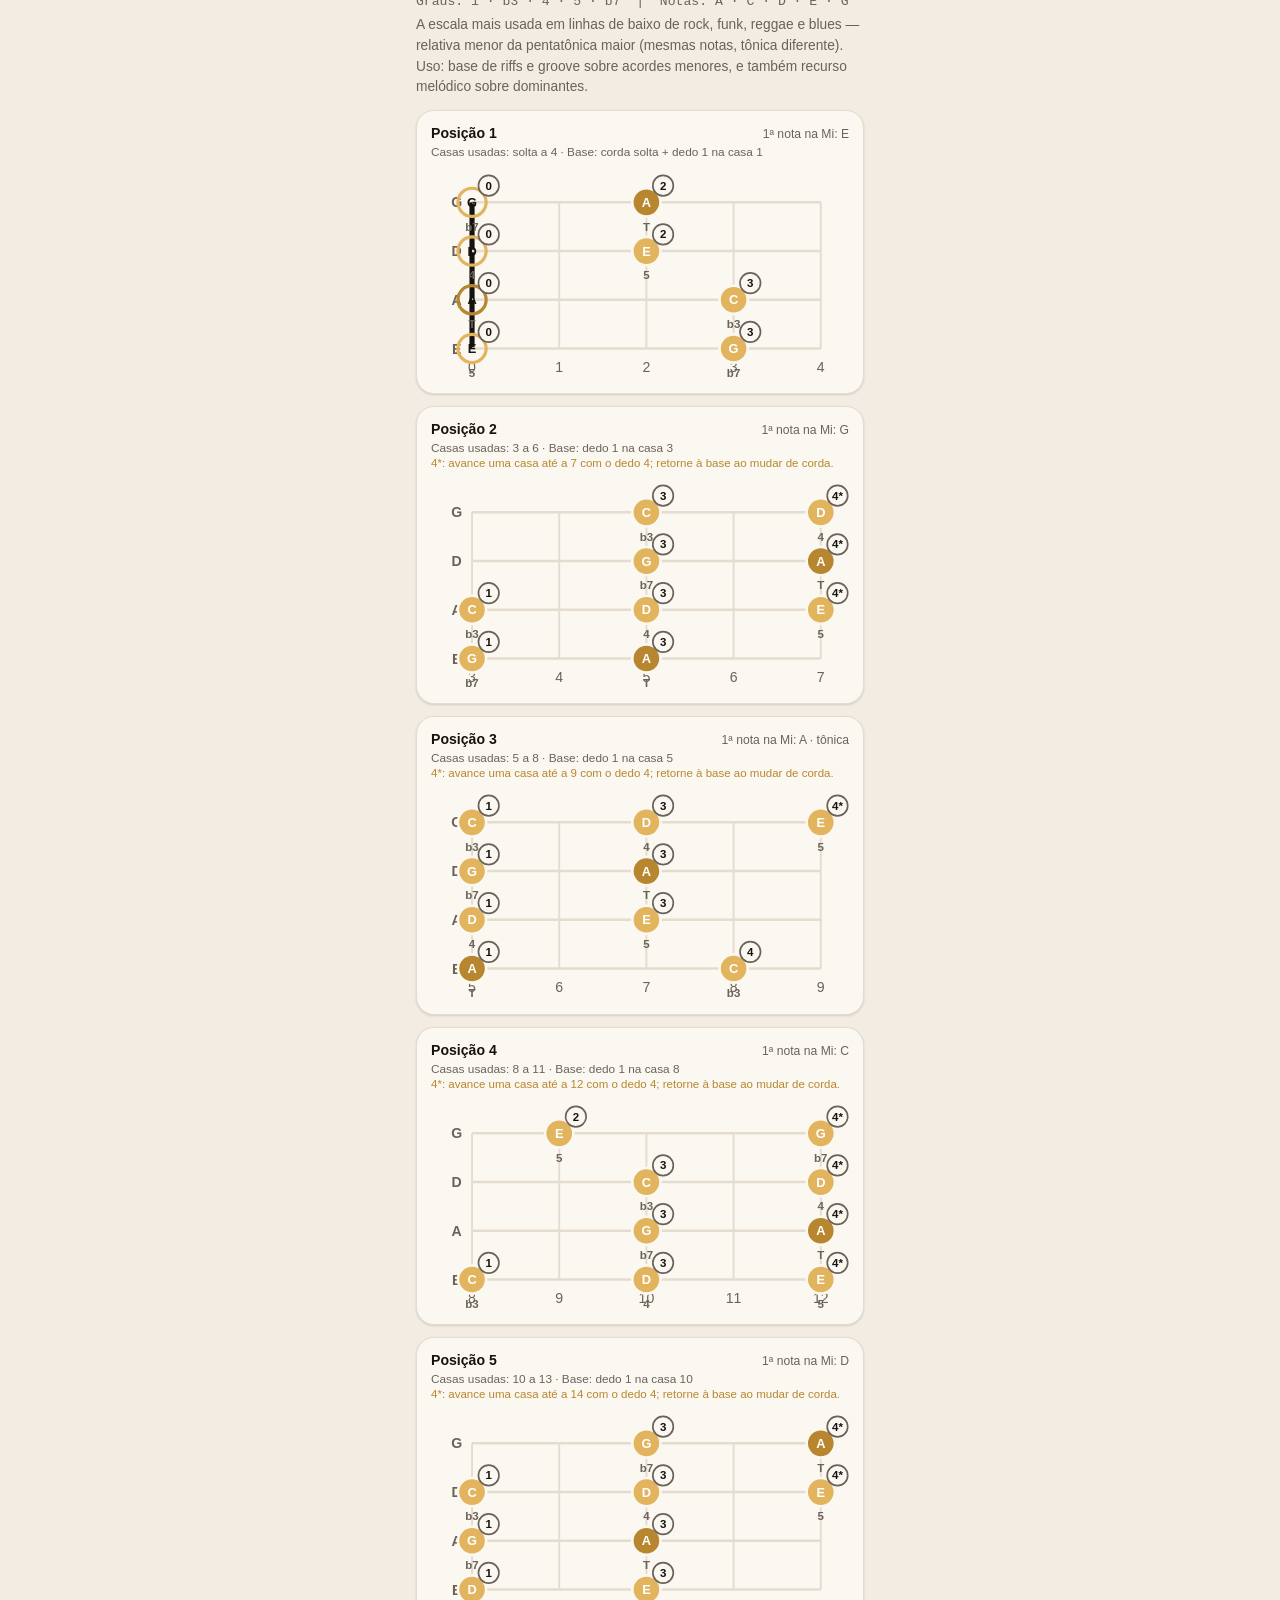
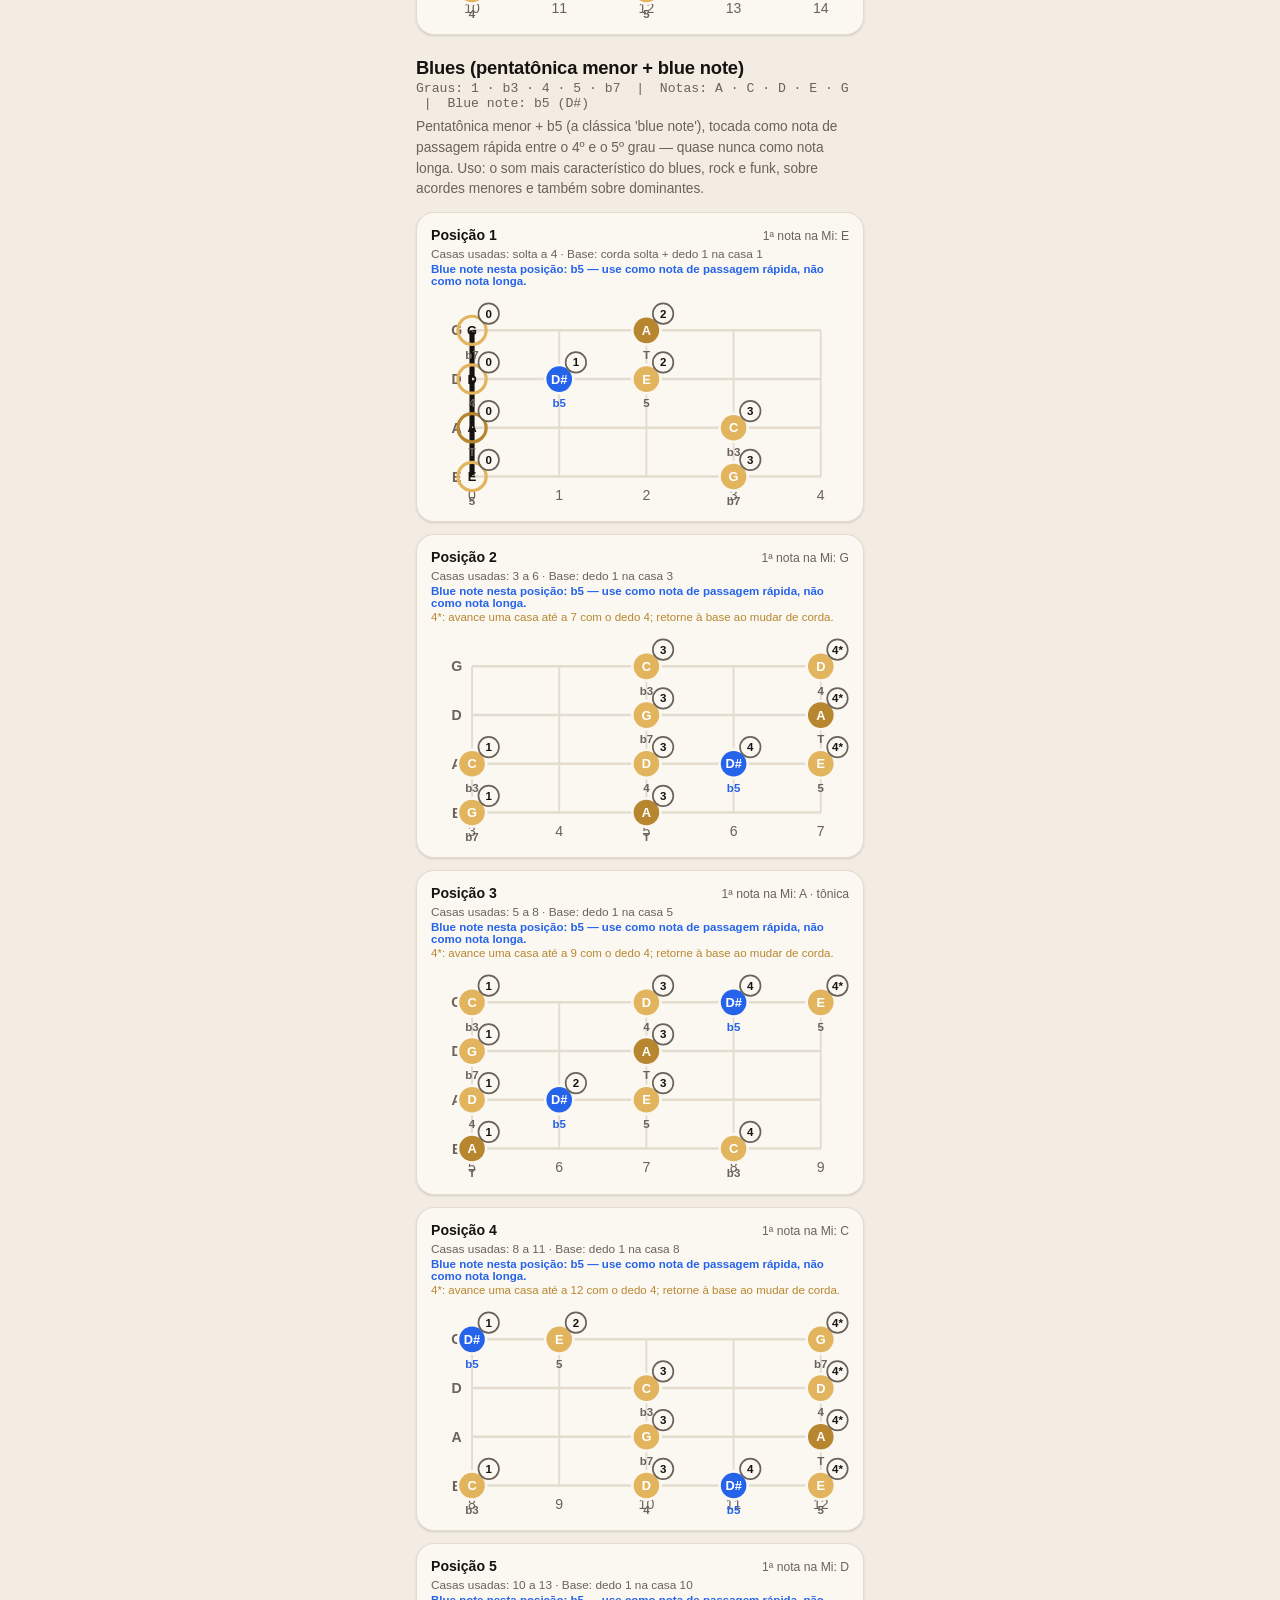
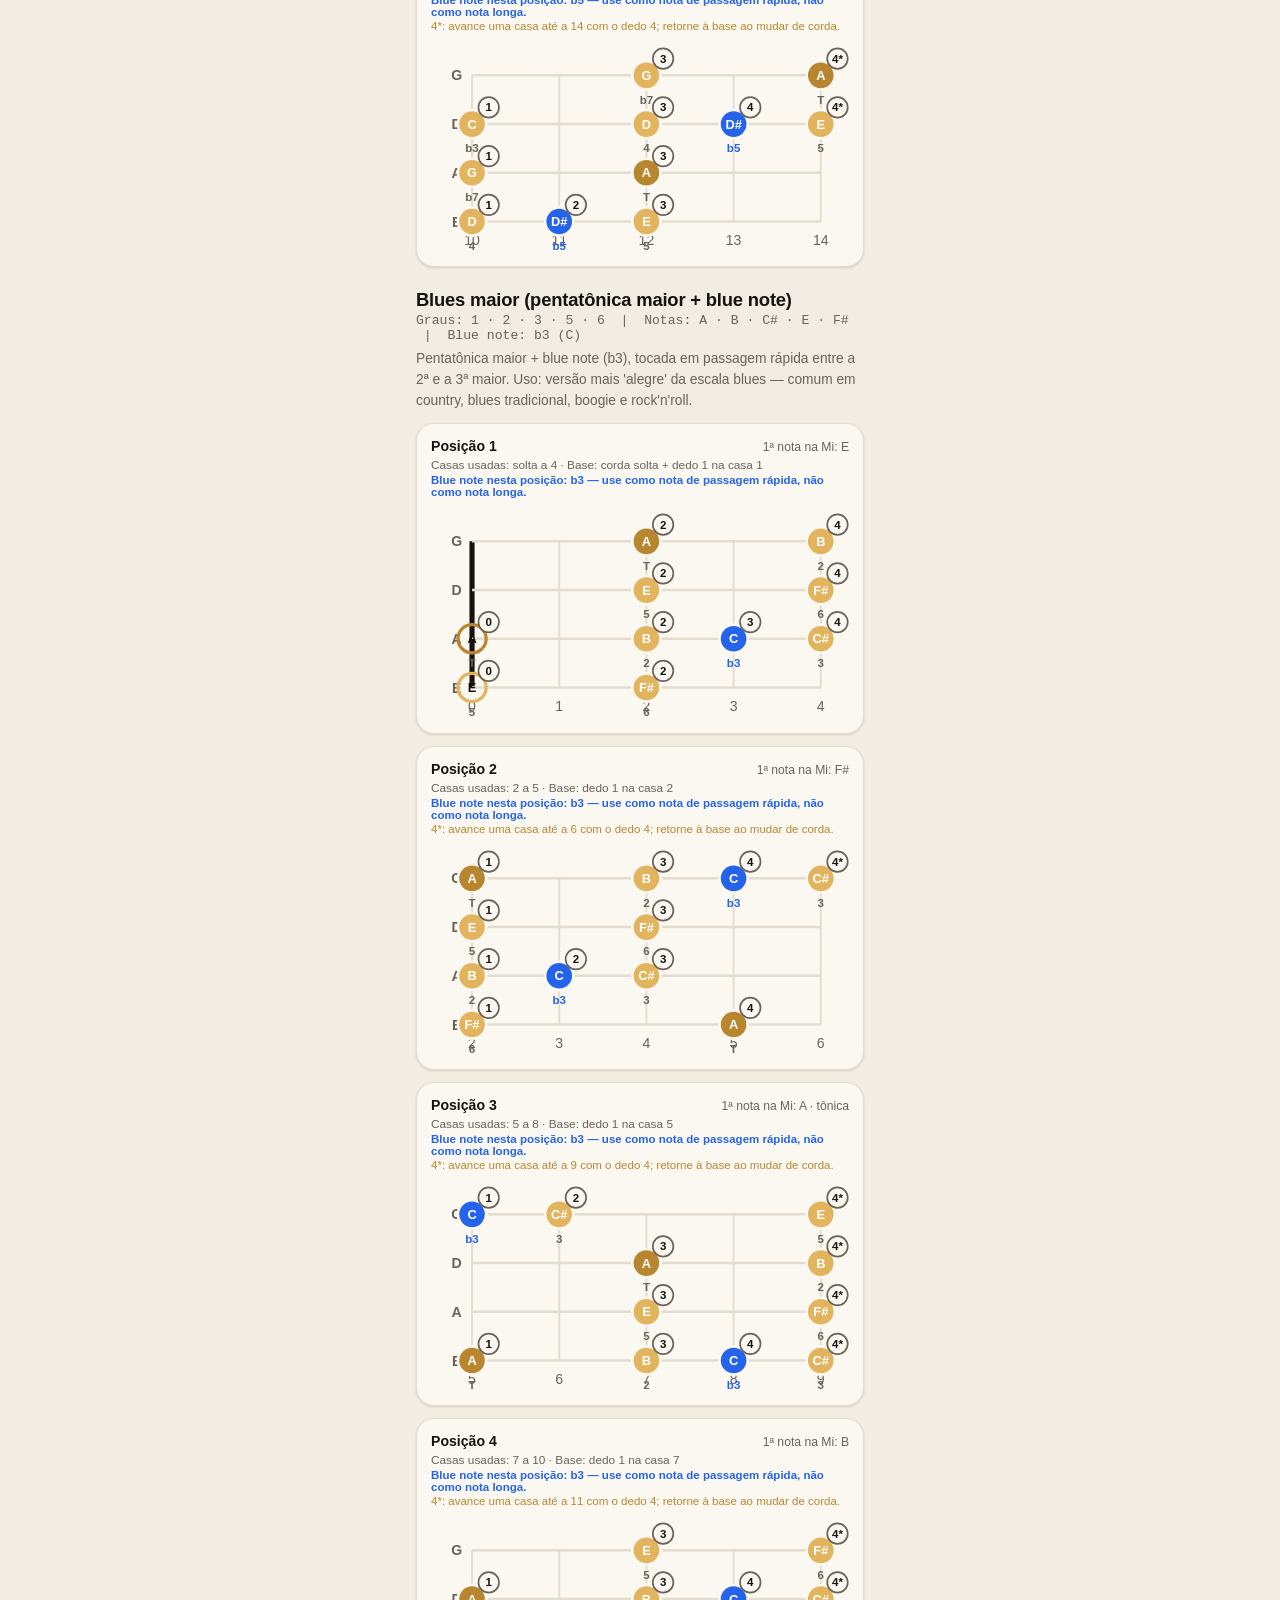
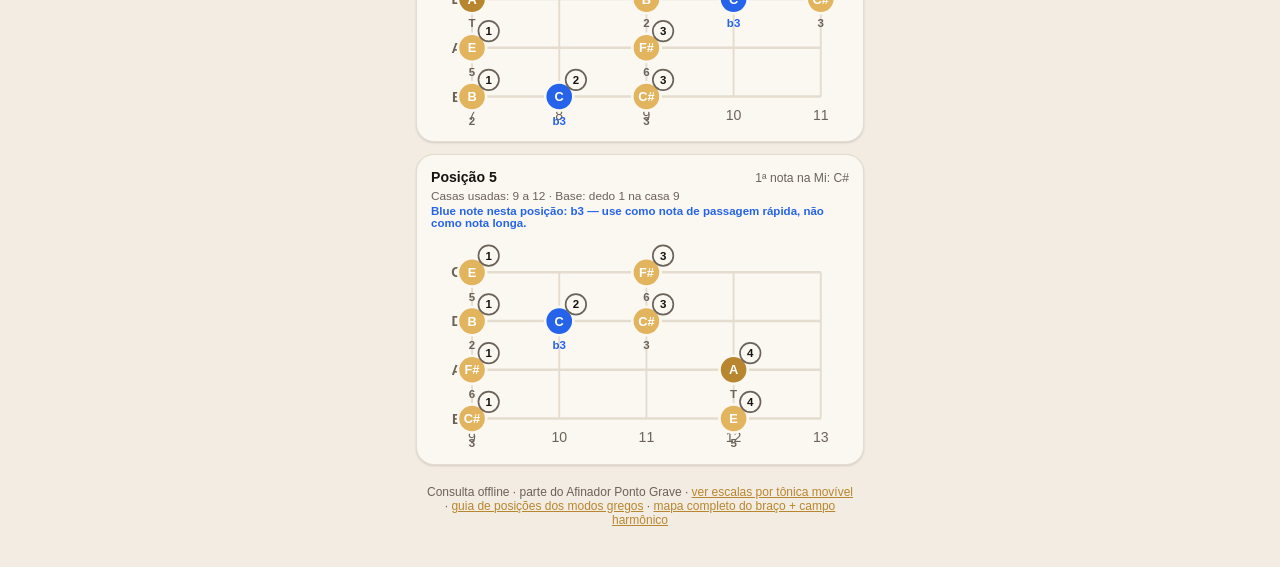
<file: pentatonicas.html>
<!DOCTYPE html>
<html lang="pt-BR">
<head>
<meta charset="UTF-8" />
<meta name="viewport" content="width=device-width, initial-scale=1, viewport-fit=cover" />
<title>Pentatônicas e Blues para Contrabaixo</title>
<meta name="theme-color" content="#0E0C0A" />
<meta name="description" content="Guia de estudo das pentatônicas maior e menor e das escalas de blues (com blue note) para contrabaixo de 4 cordas, com 5 posições móveis por escala, referência em Lá (A), pronto para imprimir em A4." />
<link rel="icon" href="icons/icon.svg" type="image/svg+xml" />
<link rel="apple-touch-icon" href="icons/icon-180.png" />
<link rel="stylesheet" href="css/styles.css" />
<link rel="stylesheet" href="css/pentatonicas.css" />
</head>
<body>
<div class="app">

  <header class="page-header">
    <a href="index.html" class="back-link no-print" aria-label="Voltar">←</a>
    <div class="page-header-title">
      <h1>Pentatônicas e Blues / Contrabaixo 4 Cordas</h1>
      <p>5 posições por escala · Referência em Lá (A) · Afinação padrão E-A-D-G</p>
    </div>
    <button id="btn-print" class="icon-btn no-print" aria-label="Imprimir" title="Imprimir">🖨️</button>
  </header>

  <main class="main">

    <section class="card intro-card">
      <h3>O que você vai tocar</h3>
      <p>
        As pentatônicas reduzem a escala de 7 notas a 5, removendo os graus mais dissonantes (a 4ª
        e a 7ª na maior; a 2ª e a 6ª na menor). As escalas de <strong>blues</strong> pegam essas
        mesmas 5 notas e acrescentam uma 6ª nota de passagem, a <strong>blue note</strong>, criando
        a tensão característica do gênero. Aqui cada escala é mostrada com
        <strong>tônica fixa em Lá (A)</strong> em 5 posições móveis que cobrem o braço do zero até
        a 12ª casa e se repetem a partir daí.
      </p>
      <div id="overview-table-slot"></div>
      <h3>Ir direto para a escala</h3>
      <nav class="family-nav" id="scale-nav"></nav>
    </section>

    <section class="card intro-card">
      <h3>Como ler os diagramas</h3>
      <div class="legend-row">
        <span class="swatch"><i class="legend-dot root"></i> Tônica (A)</span>
        <span class="swatch"><i class="legend-dot"></i> Nota da escala</span>
        <span class="swatch"><i class="legend-dot blue"></i> Blue note</span>
        <span class="swatch"><i class="legend-dot" style="background:none;border:2px solid var(--accent-2)"></i> Corda solta</span>
        <span class="swatch"><i class="legend-badge">2</i> Dedo da mão esquerda</span>
      </div>
      <p style="margin-top:10px">
        Número no círculo pequeno = dedo que pressiona a corda (1 indicador · 2 médio · 3 anelar ·
        4 mínimo). Número embaixo do ponto = grau da escala (T = tônica). Números no rodapé do
        diagrama = casas do braço. Cordas: G em cima, depois D, A e E embaixo.
      </p>
      <p>
        <strong>4* = alongamento:</strong> avance uma casa a mais com o dedo 4 e retorne à posição
        base ao trocar de corda. <strong>Corda solta:</strong> quando a posição começa na corda
        solta (casa 0), toque sem pressionar e siga com o dedo 1 na casa seguinte.
      </p>
    </section>

    <section class="card intro-card">
      <h3>Como usar a blue note</h3>
      <p>
        A blue note (b5 na escala de blues menor, b3 na escala de blues maior) é uma nota de
        <strong>passagem</strong>, não uma nota de chegada: use-a rápido, deslizando ou "puxando"
        entre os dois graus vizinhos, e resolva sempre numa nota estável da pentatônica (a tônica,
        a 3ª/b3ª ou a 5ª). Segurá-la como nota longa soa dissonante fora de contexto — o efeito
        blues está no trânsito entre ela e a nota ao lado.
      </p>
    </section>

    <section class="card intro-card">
      <h3>Como praticar e mudar o tom</h3>
      <p>
        Toque uma nota por vez, corda por corda: G → D → A → E (ou o caminho inverso), da esquerda
        para a direita em cada corda. Comece devagar, com metrônomo a 60 bpm, e sempre resolva a
        frase na tônica (A) para fixar o clima de cada escala no ouvido.
      </p>
      <p>
        As 5 posições de cada escala percorrem o braço do zero até a 12ª casa e se repetem a partir
        daí. Para transpor todo o guia para outra tônica, desloque todas as casas igualmente: Lá →
        Si = +2 casas; Lá → Sol = -2 casas.
      </p>
    </section>

    <div id="scales-container"></div>

  </main>

  <footer class="page-footer no-print">
    Consulta offline · parte do Afinador Ponto Grave ·
    <a href="escalas.html">ver escalas por tônica movível</a> ·
    <a href="modos-gregos.html">guia de posições dos modos gregos</a> ·
    <a href="campo-harmonico.html">mapa completo do braço + campo harmônico</a>
  </footer>

</div>

<script src="js/pentatonicas.js"></script>
</body>
</html>
</file>
<file: css/styles.css>
:root {
  --bg: #F2ECE2;
  --card-bg: #FBF8F2;
  --text: #151210;
  --text-dim: #6B6259;
  --accent: #B8862F;
  --accent-2: #E2B45E;
  --on-accent: #151210;
  --border: #E4DCCF;
  --danger: #ef4444;
  --ok: #22c55e;
  --shadow: 0 1px 3px rgba(0,0,0,.08), 0 1px 2px rgba(0,0,0,.06);
  color-scheme: light;
}

:root[data-theme="dark"] {
  --bg: #0E0C0A;
  --card-bg: #1A1714;
  --text: #F2ECE2;
  --text-dim: #A79D90;
  --accent: #E2B45E;
  --accent-2: #F2ECE2;
  --on-accent: #151210;
  --border: #2E2923;
  --shadow: 0 1px 3px rgba(0,0,0,.4), 0 1px 2px rgba(0,0,0,.3);
  color-scheme: dark;
}

* { box-sizing: border-box; }

body {
  background: var(--bg);
  color: var(--text);
  font-family: -apple-system, BlinkMacSystemFont, "Segoe UI", Roboto, Helvetica, Arial, sans-serif;
  -webkit-tap-highlight-color: transparent;
}

.app {
  max-width: 480px;
  margin: 0 auto;
  padding: 12px 16px calc(24px + env(safe-area-inset-bottom));
  min-height: 100vh;
}

.topbar {
  display: flex;
  align-items: center;
  justify-content: space-between;
  padding: 8px 4px 16px;
}

.topbar h1 { margin: 0; line-height: 0; }
.topbar .marca { height: 34px; width: auto; }
.topbar .marca-claro { display: none; }
:root[data-theme="light"] .topbar .marca-escuro { display: none; }
:root[data-theme="light"] .topbar .marca-claro { display: inline; }
.app-nome { display: block; font-size: 0.66rem; font-weight: 700; letter-spacing: 0.22em; text-transform: uppercase; color: var(--accent); margin-top: 6px; line-height: 1; }

.topbar .dot { color: var(--accent); }

.icon-btn {
  background: none;
  border: none;
  font-size: 1.3rem;
  color: var(--text-dim);
  cursor: pointer;
  padding: 6px 10px;
  border-radius: 10px;
}
.icon-btn:hover { background: var(--border); }

a.icon-btn {
  display: inline-block;
  text-decoration: none;
}

.main {
  display: flex;
  flex-direction: column;
  gap: 14px;
}

.card {
  background: var(--card-bg);
  border-radius: 18px;
  padding: 18px;
  box-shadow: var(--shadow);
  border: 1px solid var(--border);
}

/* Tuner */
.tuner-status {
  text-align: center;
  font-size: 0.85rem;
  color: var(--text-dim);
  margin-bottom: 6px;
  min-height: 1.2em;
}

.tuner-display {
  display: flex;
  flex-direction: column;
  align-items: center;
}

.cents-meter {
  width: 100%;
  max-width: 300px;
  height: auto;
}

.meter-arc {
  fill: none;
  stroke: var(--border);
  stroke-width: 10;
  stroke-linecap: round;
}

.meter-needle {
  stroke: var(--text-dim);
  stroke-width: 4;
  stroke-linecap: round;
  transform-origin: 150px 150px;
  transition: transform 0.08s ease-out, stroke 0.15s ease-out;
}

.meter-needle.in-tune { stroke: var(--ok); }
.meter-needle.close { stroke: var(--accent); }

.meter-pivot { fill: var(--text-dim); }

.meter-tick {
  stroke: var(--border);
  stroke-width: 2;
}
.meter-tick.center {
  stroke: var(--text-dim);
  stroke-width: 3;
}

.note-readout {
  margin-top: -34px;
  display: flex;
  align-items: baseline;
  gap: 2px;
}

.note-name {
  font-size: 3.2rem;
  font-weight: 800;
  letter-spacing: -0.02em;
  transition: color 0.15s ease-out;
}
.note-name.in-tune { color: var(--ok); }
.note-name.close { color: var(--accent); }

.note-octave {
  font-size: 1.3rem;
  color: var(--text-dim);
  font-weight: 600;
}

.freq-readout {
  color: var(--text-dim);
  font-size: 0.85rem;
  margin-top: 2px;
  font-variant-numeric: tabular-nums;
}

.primary-btn {
  width: 100%;
  border: none;
  background: var(--accent);
  color: var(--on-accent);
  font-size: 1rem;
  font-weight: 700;
  padding: 13px 16px;
  border-radius: 14px;
  margin-top: 16px;
  cursor: pointer;
  transition: transform 0.08s ease-out, opacity 0.15s ease-out;
}
.primary-btn:active { transform: scale(0.97); }
.primary-btn.is-active {
  background: var(--danger);
}

/* Rhythm card */
.bpm-row {
  display: flex;
  align-items: center;
  justify-content: center;
  gap: 20px;
}

.round-btn {
  width: 44px;
  height: 44px;
  border-radius: 50%;
  border: 1px solid var(--border);
  background: var(--bg);
  color: var(--text);
  font-size: 1.4rem;
  cursor: pointer;
  line-height: 1;
}
.round-btn:active { transform: scale(0.94); }

.bpm-display {
  text-align: center;
  min-width: 100px;
}
.bpm-display #bpm-value {
  font-size: 2.6rem;
  font-weight: 800;
  font-variant-numeric: tabular-nums;
}
.bpm-label {
  display: block;
  font-size: 0.7rem;
  color: var(--text-dim);
  letter-spacing: 0.08em;
  margin-top: -4px;
}

.bpm-slider {
  width: 100%;
  margin-top: 14px;
  accent-color: var(--accent);
}

.secondary-row {
  display: flex;
  gap: 10px;
  margin-top: 14px;
}

.chip-btn, .chip-select {
  flex: 1;
  border: 1px solid var(--border);
  background: var(--bg);
  color: var(--text);
  padding: 9px 10px;
  border-radius: 12px;
  font-size: 0.85rem;
  font-weight: 600;
  text-align: center;
  cursor: pointer;
}

.beat-indicator {
  display: flex;
  gap: 6px;
  justify-content: center;
  flex-wrap: wrap;
  margin-top: 16px;
  min-height: 20px;
}

.beat-dot {
  width: 14px;
  height: 14px;
  border-radius: 50%;
  background: var(--border);
  transition: background 0.05s, transform 0.05s;
}
.beat-dot.accent { width: 16px; height: 16px; }
.beat-dot.lit { background: var(--accent); transform: scale(1.15); }
.beat-dot.lit.accent { background: var(--accent-2); }

.rhythm-select {
  display: grid;
  grid-template-columns: repeat(3, 1fr);
  gap: 8px;
  margin-top: 16px;
}

.rhythm-chip {
  border: 1px solid var(--border);
  background: var(--bg);
  color: var(--text);
  padding: 10px 6px;
  border-radius: 12px;
  font-size: 0.78rem;
  font-weight: 600;
  cursor: pointer;
  text-align: center;
}
.rhythm-chip.active {
  background: var(--accent);
  border-color: var(--accent);
  color: var(--on-accent);
}
.rhythm-group {
  grid-column: 1 / -1;
  font-size: 0.68rem;
  font-weight: 700;
  letter-spacing: 0.14em;
  text-transform: uppercase;
  color: var(--text-dim);
  margin: 6px 2px -2px;
}

.transport-row {
  display: flex;
  align-items: center;
  gap: 14px;
  margin-top: 4px;
}
.transport-row .play-btn { margin-top: 16px; flex: 2; }
.volume-wrap {
  flex: 1;
  display: flex;
  flex-direction: column;
  gap: 4px;
  margin-top: 16px;
}
.volume-wrap label { font-size: 0.7rem; color: var(--text-dim); }
.volume-wrap input { accent-color: var(--accent); width: 100%; }

/* Settings sheet */
.settings-sheet {
  position: fixed;
  inset: 0;
  z-index: 20;
}
.sheet-backdrop {
  position: absolute;
  inset: 0;
  background: rgba(0,0,0,0.4);
}
.sheet-content {
  position: absolute;
  left: 50%;
  bottom: 0;
  transform: translateX(-50%);
  width: 100%;
  max-width: 480px;
  background: var(--card-bg);
  border-radius: 20px 20px 0 0;
  padding: 20px 20px calc(20px + env(safe-area-inset-bottom));
  box-shadow: var(--shadow);
}
.sheet-content h2 {
  margin: 0 0 12px;
  font-size: 1.1rem;
}
.setting-row {
  display: flex;
  align-items: center;
  justify-content: space-between;
  padding: 12px 0;
  border-bottom: 1px solid var(--border);
  font-size: 0.9rem;
}
.setting-row input[type="number"] {
  width: 80px;
  padding: 6px 8px;
  border-radius: 8px;
  border: 1px solid var(--border);
  background: var(--bg);
  color: var(--text);
}

@media (max-width: 340px) {
  .note-name { font-size: 2.6rem; }
  .rhythm-select { grid-template-columns: repeat(2, 1fr); }
}

/* Instalar o app */
.install-btn { font-size: 0.8rem; font-weight: 700; color: var(--on-accent); background: var(--accent); border: none; border-radius: 999px; padding: 7px 12px; cursor: pointer; }
.install-steps { margin: 4px 0 8px; padding-left: 20px; font-size: 0.92rem; line-height: 1.5; }
.install-steps li { margin-bottom: 8px; }
.install-note { font-size: 0.8rem; color: var(--text-dim); margin: 6px 0 0; }
.install-tabs { display: flex; gap: 8px; margin: 4px 0 12px; }
.install-tabs button { flex: 1; border: 1px solid var(--border); background: var(--bg); color: var(--text); padding: 8px; border-radius: 10px; font-weight: 600; cursor: pointer; }
.install-tabs button.active { background: var(--accent); border-color: var(--accent); color: var(--on-accent); }

/* Topo compacto: logo a esquerda, atalhos numa linha so */
.topbar > div { display: flex; align-items: center; gap: 0; flex-wrap: nowrap; }
.topbar .icon-btn { font-size: 1.1rem; padding: 6px 6px; }
.topbar .install-btn { margin: 0 4px; padding: 6px 10px; font-size: 0.75rem; white-space: nowrap; }
@media (max-width: 380px) { .topbar .marca { height: 28px; } .topbar .icon-btn { padding: 6px 4px; } }

/* Celulares estreitos: topo sem transbordar */
.topbar { gap: 8px; }
.topbar h1 { flex-shrink: 0; }
.topbar > div { flex-wrap: wrap; justify-content: flex-end; min-width: 0; }
html, body { overflow-x: hidden; }
@media (max-width: 440px) { .topbar .install-txt { display: none; } .topbar .install-btn { padding: 6px 9px; font-size: 0.95rem; } .topbar .icon-btn { font-size: 1.05rem; padding: 6px 4px; } .topbar .marca { height: 30px; } }

.rhythm-select { grid-template-columns: repeat(3, minmax(0, 1fr)); }
.rhythm-chip { overflow-wrap: normal; }
</file>
<file: css/campo-harmonico.css>
/* Página: Escala + Campo Harmônico Maior e Menor Naturais (mapa completo do braço, 4 cordas E-A-D-G) */

.page-header {
  display: flex;
  align-items: center;
  gap: 10px;
  padding: 8px 4px 4px;
}
.page-header-title { flex: 1; }

.back-link {
  color: var(--text-dim);
  text-decoration: none;
  font-size: 1.3rem;
  padding: 6px 8px;
  border-radius: 10px;
  line-height: 1;
}
.back-link:hover { background: var(--border); }

.page-header h1 {
  font-size: 1.05rem;
  font-weight: 700;
  margin: 0;
  letter-spacing: -0.01em;
}
.page-header p {
  margin: 2px 0 0;
  font-size: 0.76rem;
  color: var(--text-dim);
}

.intro-card p {
  margin: 0 0 8px;
  font-size: 0.85rem;
  line-height: 1.5;
}
.intro-card p:last-child { margin-bottom: 0; }

.mode-toggle {
  display: flex;
  gap: 6px;
  margin-bottom: 12px;
  background: var(--bg);
  border: 1px solid var(--border);
  border-radius: 10px;
  padding: 4px;
}
.mode-btn {
  flex: 1 1 0;
  border: none;
  background: transparent;
  color: var(--text-dim);
  font-weight: 700;
  font-size: 0.82rem;
  padding: 8px 10px;
  border-radius: 8px;
  cursor: pointer;
  transition: background 0.15s ease, color 0.15s ease;
}
.mode-btn:hover { color: var(--text); }
.mode-btn.is-active {
  background: var(--accent);
  color: #fff;
}

.formula-line {
  font-family: ui-monospace, SFMono-Regular, Menlo, Consolas, monospace;
  font-size: 0.8rem;
  color: var(--text-dim);
}

.color-legend {
  display: flex;
  flex-wrap: wrap;
  gap: 10px;
  margin-top: 10px;
  font-size: 0.8rem;
}
.color-legend span {
  display: inline-flex;
  align-items: center;
  gap: 6px;
}
.legend-dot {
  width: 14px;
  height: 14px;
  border-radius: 50%;
  display: inline-block;
}
.legend-dot.root { background: var(--accent); }
.legend-dot.third { background: #f5a623; }
.legend-dot.other { background: var(--accent-2); }

.key-card { padding: 14px 16px; }

.key-row {
  display: flex;
  align-items: center;
  gap: 10px;
  flex-wrap: wrap;
}

.key-badge {
  flex: 0 0 auto;
  background: var(--text);
  color: var(--card-bg);
  font-weight: 800;
  font-size: 0.85rem;
  padding: 8px 12px;
  border-radius: 10px;
  letter-spacing: 0.02em;
  text-align: center;
  min-width: 84px;
}

.fretboard-wrap {
  flex: 1 1 320px;
  min-width: 0;
  overflow-x: auto;
  -webkit-overflow-scrolling: touch;
}
.fretboard-svg {
  display: block;
  min-width: 620px;
  width: 100%;
  height: auto;
}
.fb-string { stroke: var(--border); stroke-width: 2; }
.fb-fret { stroke: var(--border); stroke-width: 1.5; }
.fb-fret.nut { stroke: var(--text); stroke-width: 4; }
.fb-marker { fill: var(--border); opacity: 0.6; }
.fb-fret-label { fill: var(--text-dim); font-size: 10px; font-family: -apple-system, sans-serif; }
.fb-string-label { fill: var(--text-dim); font-size: 10px; font-weight: 700; font-family: -apple-system, sans-serif; }
.fb-dot { stroke: var(--card-bg); stroke-width: 1.5; }
.fb-dot-root { fill: var(--accent); }
.fb-dot-third { fill: #f5a623; }
.fb-dot-other { fill: var(--accent-2); }
.fb-dot-label { fill: #fff; font-size: 9px; font-weight: 700; text-anchor: middle; font-family: -apple-system, sans-serif; }

.harmonic-field {
  margin-top: 10px;
  display: flex;
  flex-wrap: wrap;
  gap: 6px;
}
.chord-chip {
  border: 1px solid var(--border);
  border-radius: 8px;
  padding: 3px 8px;
  font-size: 0.8rem;
  font-weight: 700;
  display: inline-flex;
  align-items: baseline;
  gap: 5px;
}
.chord-chip.is-root {
  background: var(--accent);
  border-color: var(--accent);
  color: #fff;
}
.chord-chip.is-root .chord-roman { color: rgba(255,255,255,0.85); }
.chord-roman {
  font-size: 0.68rem;
  font-weight: 600;
  color: var(--text-dim);
}

.chord-diagrams-title {
  margin: 14px 0 6px;
  font-size: 0.75rem;
  font-weight: 700;
  color: var(--text-dim);
}

.chord-diagrams {
  display: flex;
  flex-wrap: wrap;
  gap: 10px 14px;
}
.chord-diagram-item {
  flex: 0 0 auto;
  width: 158px;
}
.chord-diagram-label {
  display: flex;
  align-items: baseline;
  gap: 5px;
  font-size: 0.78rem;
  font-weight: 700;
  margin-bottom: 2px;
}
.chord-svg {
  display: block;
  width: 100%;
  height: auto;
}
.chord-dot-label { font-size: 8px; }
.chord-start-label {
  fill: var(--text-dim);
  font-size: 9px;
  font-weight: 700;
  font-family: -apple-system, sans-serif;
}

footer.page-footer {
  text-align: center;
  color: var(--text-dim);
  font-size: 0.75rem;
  padding: 20px 8px 8px;
}
footer.page-footer a { color: var(--accent); }

/* ---------- Versão para impressão ---------- */
@media print {
  @page { size: A4 portrait; margin: 10mm; }

  :root,
  :root[data-theme="dark"] {
    --bg: #ffffff;
    --card-bg: #ffffff;
    --text: #14161c;
    --text-dim: #4a4f58;
    --border: #cfd3da;
    --accent: #c9502e;
    --accent-2: #0c7a6b;
    --shadow: none;
    color-scheme: light;
  }

  * {
    -webkit-print-color-adjust: exact;
    print-color-adjust: exact;
    color-adjust: exact;
  }

  body { background: #fff; }
  .app { max-width: 100%; padding: 0; }

  .no-print,
  footer.page-footer {
    display: none !important;
  }

  .card {
    box-shadow: none;
    border: 1px solid var(--border);
    break-inside: avoid;
    page-break-inside: avoid;
  }

  .fretboard-wrap { overflow: visible; }
  .fretboard-svg { min-width: 0; width: 100%; }

  .fb-dot-root { stroke: #14161c; stroke-width: 2; }
}
</file>
<file: css/escalas.css>
/* Página de consulta: Escalas para Contrabaixo (4 cordas, afinação padrão E-A-D-G) */

.page-header {
  display: flex;
  align-items: center;
  gap: 10px;
  padding: 8px 4px 4px;
}
.page-header-title { flex: 1; }

.back-link {
  color: var(--text-dim);
  text-decoration: none;
  font-size: 1.3rem;
  padding: 6px 8px;
  border-radius: 10px;
  line-height: 1;
}
.back-link:hover { background: var(--border); }

.page-header h1 {
  font-size: 1.1rem;
  font-weight: 700;
  margin: 0;
  letter-spacing: -0.01em;
}
.page-header p {
  margin: 2px 0 0;
  font-size: 0.78rem;
  color: var(--text-dim);
}

.intro-card p {
  margin: 0 0 10px;
  font-size: 0.88rem;
  line-height: 1.5;
}
.intro-card p:last-child { margin-bottom: 0; }
.intro-card h3 {
  font-size: 0.82rem;
  text-transform: uppercase;
  letter-spacing: 0.04em;
  color: var(--text-dim);
  margin: 14px 0 6px;
}
.intro-card h3:first-child { margin-top: 0; }

/* Seletor de tônica */
.root-select {
  display: grid;
  grid-template-columns: repeat(6, 1fr);
  gap: 8px;
}
.root-btn {
  border: 1px solid var(--border);
  background: var(--bg);
  color: var(--text);
  padding: 10px 4px;
  border-radius: 12px;
  font-size: 0.85rem;
  font-weight: 700;
  cursor: pointer;
  text-align: center;
}
.root-btn.active {
  background: var(--accent);
  border-color: var(--accent);
  color: #fff;
}

.section-title {
  font-size: 0.95rem;
  font-weight: 700;
  margin: 18px 4px 2px;
  letter-spacing: -0.01em;
  scroll-margin-top: 12px;
}

.family-nav {
  display: flex;
  flex-wrap: wrap;
  gap: 6px;
}
.family-link {
  border: 1px solid var(--border);
  background: var(--bg);
  color: var(--text);
  text-decoration: none;
  padding: 6px 10px;
  border-radius: 10px;
  font-size: 0.76rem;
  font-weight: 600;
}
.family-link:hover { background: var(--border); }
.section-sub {
  margin: 0 4px 8px;
  font-size: 0.78rem;
  color: var(--text-dim);
}

/* Card de escala */
.scale-card { padding: 16px; }
.scale-card-head {
  display: flex;
  align-items: baseline;
  justify-content: space-between;
  gap: 10px;
  flex-wrap: wrap;
}
.scale-name {
  font-size: 1rem;
  font-weight: 700;
}
.scale-formula {
  font-size: 0.78rem;
  color: var(--text-dim);
  font-variant-numeric: tabular-nums;
  font-family: ui-monospace, SFMono-Regular, Menlo, Consolas, monospace;
}
.scale-desc {
  font-size: 0.82rem;
  color: var(--text-dim);
  margin: 4px 0 12px;
  line-height: 1.4;
}

.scale-notes {
  margin-top: 10px;
  font-size: 0.82rem;
  display: flex;
  flex-wrap: wrap;
  gap: 6px;
}
.note-chip {
  border: 1px solid var(--border);
  border-radius: 8px;
  padding: 3px 8px;
  font-weight: 600;
}
.note-chip.is-root {
  background: var(--accent);
  border-color: var(--accent);
  color: #fff;
}

.fretboard-wrap {
  width: 100%;
  overflow-x: auto;
  -webkit-overflow-scrolling: touch;
}
.fretboard-svg {
  display: block;
  min-width: 560px;
  width: 100%;
  height: auto;
}
.fb-string { stroke: var(--border); stroke-width: 2; }
.fb-fret { stroke: var(--border); stroke-width: 1.5; }
.fb-fret.nut { stroke: var(--text); stroke-width: 4; }
.fb-marker { fill: var(--border); opacity: 0.6; }
.fb-fret-label { fill: var(--text-dim); font-size: 11px; font-family: -apple-system, sans-serif; }
.fb-string-label { fill: var(--text-dim); font-size: 11px; font-weight: 700; font-family: -apple-system, sans-serif; }
.fb-dot { fill: var(--accent-2); stroke: var(--card-bg); stroke-width: 2; }
.fb-dot.is-root { fill: var(--accent); }
.fb-dot-label { fill: #fff; font-size: 10px; font-weight: 700; text-anchor: middle; font-family: -apple-system, sans-serif; }

footer.page-footer {
  text-align: center;
  color: var(--text-dim);
  font-size: 0.75rem;
  padding: 20px 8px 8px;
}
footer.page-footer a { color: var(--accent); }

/* ---------- Versão para impressão ---------- */
@media print {
  @page { size: A4 portrait; margin: 12mm; }

  :root,
  :root[data-theme="dark"] {
    --bg: #ffffff;
    --card-bg: #ffffff;
    --text: #14161c;
    --text-dim: #4a4f58;
    --border: #cfd3da;
    --accent: #c9502e;
    --accent-2: #0c7a6b;
    --shadow: none;
    color-scheme: light;
  }

  * {
    -webkit-print-color-adjust: exact;
    print-color-adjust: exact;
    color-adjust: exact;
  }

  body { background: #fff; }

  .app { max-width: 100%; padding: 0; }

  .no-print,
  .root-btn:not(.active),
  footer.page-footer {
    display: none !important;
  }

  .root-select { grid-template-columns: none; display: block; }
  .root-btn.active { display: inline-block; padding: 4px 14px; }

  .card {
    box-shadow: none;
    border: 1px solid var(--border);
    break-inside: avoid;
    page-break-inside: avoid;
  }

  .section-title {
    break-after: avoid;
    page-break-after: avoid;
  }

  .fretboard-wrap { overflow: visible; }
  .fretboard-svg { min-width: 0; width: 100%; }

  .fb-dot.is-root { stroke: #14161c; stroke-width: 2.5; }
}
</file>
<file: css/modos-gregos.css>
/* Guia de estudo: Modos Gregos para contrabaixo (4 cordas, afinação padrão E-A-D-G) */

.page-header {
  display: flex;
  align-items: center;
  gap: 10px;
  padding: 8px 4px 4px;
}
.page-header-title { flex: 1; }

.back-link {
  color: var(--text-dim);
  text-decoration: none;
  font-size: 1.3rem;
  padding: 6px 8px;
  border-radius: 10px;
  line-height: 1;
}
.back-link:hover { background: var(--border); }

.page-header h1 {
  font-size: 1.1rem;
  font-weight: 700;
  margin: 0;
  letter-spacing: -0.01em;
}
.page-header p {
  margin: 2px 0 0;
  font-size: 0.78rem;
  color: var(--text-dim);
}

.intro-card h3 {
  font-size: 0.82rem;
  text-transform: uppercase;
  letter-spacing: 0.04em;
  color: var(--text-dim);
  margin: 14px 0 6px;
}
.intro-card h3:first-child { margin-top: 0; }
.intro-card p {
  margin: 0 0 10px;
  font-size: 0.88rem;
  line-height: 1.5;
}
.intro-card p:last-child { margin-bottom: 0; }
.intro-card ul {
  margin: 0 0 10px;
  padding-left: 1.1em;
  font-size: 0.88rem;
  line-height: 1.5;
}

.mono {
  font-family: ui-monospace, SFMono-Regular, Menlo, Consolas, monospace;
}

.legend-row {
  display: flex;
  flex-wrap: wrap;
  gap: 14px;
  font-size: 0.8rem;
  color: var(--text-dim);
  align-items: center;
}
.legend-row .swatch {
  display: inline-flex;
  align-items: center;
  gap: 6px;
}
.legend-dot {
  width: 14px;
  height: 14px;
  border-radius: 50%;
  display: inline-block;
  background: var(--accent-2);
}
.legend-dot.root { background: var(--accent); }
.legend-badge {
  width: 16px;
  height: 16px;
  border-radius: 50%;
  border: 1.5px solid var(--text-dim);
  display: inline-flex;
  align-items: center;
  justify-content: center;
  font-size: 0.65rem;
  font-weight: 700;
  color: var(--text);
}

.overview-table {
  width: 100%;
  border-collapse: collapse;
  font-size: 0.82rem;
  margin-top: 6px;
}
.overview-table th,
.overview-table td {
  text-align: left;
  padding: 6px 8px;
  border-bottom: 1px solid var(--border);
}
.overview-table th { color: var(--text-dim); font-weight: 600; font-size: 0.72rem; text-transform: uppercase; letter-spacing: 0.03em; }
.overview-table a { color: var(--accent); text-decoration: none; font-weight: 600; }

.family-nav {
  display: flex;
  flex-wrap: wrap;
  gap: 6px;
}
.family-link {
  border: 1px solid var(--border);
  background: var(--bg);
  color: var(--text);
  text-decoration: none;
  padding: 6px 10px;
  border-radius: 10px;
  font-size: 0.76rem;
  font-weight: 600;
}
.family-link:hover { background: var(--border); }

/* Seção de cada modo */
.mode-section {
  margin-top: 22px;
  scroll-margin-top: 12px;
}
.mode-head h2 {
  font-size: 1.15rem;
  font-weight: 700;
  margin: 0 0 2px;
  letter-spacing: -0.01em;
}
.mode-formula {
  margin: 0 0 6px;
  font-size: 0.82rem;
  color: var(--text-dim);
}
.mode-desc {
  margin: 0 0 12px;
  font-size: 0.86rem;
  color: var(--text-dim);
  line-height: 1.5;
}

.positions-grid {
  display: grid;
  grid-template-columns: 1fr;
  gap: 12px;
}

.position-card { padding: 14px; }
.position-title {
  display: flex;
  justify-content: space-between;
  align-items: baseline;
  gap: 8px;
  font-weight: 700;
  font-size: 0.88rem;
  flex-wrap: wrap;
}
.position-anchor {
  font-weight: 500;
  font-size: 0.76rem;
  color: var(--text-dim);
}
.position-meta {
  margin: 4px 0 0;
  font-size: 0.74rem;
  color: var(--text-dim);
}
.position-stretch {
  margin: 2px 0 0;
  font-size: 0.72rem;
  color: var(--accent);
}

.pos-wrap {
  width: 100%;
  overflow-x: auto;
  -webkit-overflow-scrolling: touch;
  margin-top: 10px;
}
.pos-svg {
  display: block;
  min-width: 340px;
  width: 100%;
  height: auto;
}

.fb-string { stroke: var(--border); stroke-width: 2; }
.fb-fret { stroke: var(--border); stroke-width: 1.5; }
.fb-fret.nut { stroke: var(--text); stroke-width: 4; }
.fb-fret-label { fill: var(--text-dim); font-size: 11px; font-family: -apple-system, sans-serif; }
.fb-string-label { fill: var(--text-dim); font-size: 11px; font-weight: 700; font-family: -apple-system, sans-serif; }

.fb-dot { fill: var(--accent-2); stroke: var(--card-bg); stroke-width: 2; }
.fb-dot.is-root { fill: var(--accent); }
.fb-dot.is-open { fill: none; stroke: var(--accent-2); stroke-width: 2.5; }
.fb-dot.is-open.is-root { stroke: var(--accent); }
.fb-dot-label { fill: #fff; font-size: 10px; font-weight: 700; text-anchor: middle; font-family: -apple-system, sans-serif; }
.fb-dot.is-open + .fb-dot-label { fill: var(--text); }

.finger-badge { fill: var(--card-bg); stroke: var(--text-dim); stroke-width: 1.3; }
.finger-badge-label { fill: var(--text); font-size: 9px; font-weight: 700; text-anchor: middle; font-family: -apple-system, sans-serif; }

.degree-label { fill: var(--text-dim); font-size: 9px; font-weight: 600; text-anchor: middle; font-family: -apple-system, sans-serif; }

footer.page-footer {
  text-align: center;
  color: var(--text-dim);
  font-size: 0.75rem;
  padding: 20px 8px 8px;
}
footer.page-footer a { color: var(--accent); }

/* ---------- Versão para impressão ---------- */
@media print {
  @page { size: A4 portrait; margin: 12mm; }

  :root,
  :root[data-theme="dark"] {
    --bg: #ffffff;
    --card-bg: #ffffff;
    --text: #14161c;
    --text-dim: #4a4f58;
    --border: #cfd3da;
    --accent: #c9502e;
    --accent-2: #0c7a6b;
    --shadow: none;
    color-scheme: light;
  }

  * {
    -webkit-print-color-adjust: exact;
    print-color-adjust: exact;
    color-adjust: exact;
  }

  body { background: #fff; }
  .app { max-width: 100%; padding: 0; }

  .no-print,
  footer.page-footer {
    display: none !important;
  }

  .card {
    box-shadow: none;
    border: 1px solid var(--border);
  }

  .mode-section {
    break-before: page;
    page-break-before: always;
  }
  .mode-section:first-of-type {
    break-before: auto;
    page-break-before: avoid;
  }

  .position-card {
    break-inside: avoid;
    page-break-inside: avoid;
  }

  .positions-grid { grid-template-columns: 1fr 1fr; gap: 8px; }

  .pos-wrap { overflow: visible; }
  .pos-svg { min-width: 0; width: 100%; }

  .fb-dot.is-root { stroke: #14161c; stroke-width: 2.5; }
}
</file>
<file: css/pentatonicas.css>
/* Guia de estudo: Pentatônicas e Blues para contrabaixo (4 cordas, afinação padrão E-A-D-G) */

.page-header {
  display: flex;
  align-items: center;
  gap: 10px;
  padding: 8px 4px 4px;
}
.page-header-title { flex: 1; }

.back-link {
  color: var(--text-dim);
  text-decoration: none;
  font-size: 1.3rem;
  padding: 6px 8px;
  border-radius: 10px;
  line-height: 1;
}
.back-link:hover { background: var(--border); }

.page-header h1 {
  font-size: 1.1rem;
  font-weight: 700;
  margin: 0;
  letter-spacing: -0.01em;
}
.page-header p {
  margin: 2px 0 0;
  font-size: 0.78rem;
  color: var(--text-dim);
}

.intro-card h3 {
  font-size: 0.82rem;
  text-transform: uppercase;
  letter-spacing: 0.04em;
  color: var(--text-dim);
  margin: 14px 0 6px;
}
.intro-card h3:first-child { margin-top: 0; }
.intro-card p {
  margin: 0 0 10px;
  font-size: 0.88rem;
  line-height: 1.5;
}
.intro-card p:last-child { margin-bottom: 0; }
.intro-card ul {
  margin: 0 0 10px;
  padding-left: 1.1em;
  font-size: 0.88rem;
  line-height: 1.5;
}

.mono {
  font-family: ui-monospace, SFMono-Regular, Menlo, Consolas, monospace;
}

.legend-row {
  display: flex;
  flex-wrap: wrap;
  gap: 14px;
  font-size: 0.8rem;
  color: var(--text-dim);
  align-items: center;
}
.legend-row .swatch {
  display: inline-flex;
  align-items: center;
  gap: 6px;
}
.legend-dot {
  width: 14px;
  height: 14px;
  border-radius: 50%;
  display: inline-block;
  background: var(--accent-2);
}
.legend-dot.root { background: var(--accent); }
.legend-dot.blue { background: #2563eb; }
.legend-badge {
  width: 16px;
  height: 16px;
  border-radius: 50%;
  border: 1.5px solid var(--text-dim);
  display: inline-flex;
  align-items: center;
  justify-content: center;
  font-size: 0.65rem;
  font-weight: 700;
  color: var(--text);
}

.overview-table {
  width: 100%;
  border-collapse: collapse;
  font-size: 0.82rem;
  margin-top: 6px;
}
.overview-table th,
.overview-table td {
  text-align: left;
  padding: 6px 8px;
  border-bottom: 1px solid var(--border);
}
.overview-table th { color: var(--text-dim); font-weight: 600; font-size: 0.72rem; text-transform: uppercase; letter-spacing: 0.03em; }
.overview-table a { color: var(--accent); text-decoration: none; font-weight: 600; }

.family-nav {
  display: flex;
  flex-wrap: wrap;
  gap: 6px;
}
.family-link {
  border: 1px solid var(--border);
  background: var(--bg);
  color: var(--text);
  text-decoration: none;
  padding: 6px 10px;
  border-radius: 10px;
  font-size: 0.76rem;
  font-weight: 600;
}
.family-link:hover { background: var(--border); }

/* Seção de cada escala */
.mode-section {
  margin-top: 22px;
  scroll-margin-top: 12px;
}
.mode-head h2 {
  font-size: 1.15rem;
  font-weight: 700;
  margin: 0 0 2px;
  letter-spacing: -0.01em;
}
.mode-formula {
  margin: 0 0 6px;
  font-size: 0.82rem;
  color: var(--text-dim);
}
.mode-desc {
  margin: 0 0 12px;
  font-size: 0.86rem;
  color: var(--text-dim);
  line-height: 1.5;
}

.positions-grid {
  display: grid;
  grid-template-columns: 1fr;
  gap: 12px;
}

.position-card { padding: 14px; }
.position-title {
  display: flex;
  justify-content: space-between;
  align-items: baseline;
  gap: 8px;
  font-weight: 700;
  font-size: 0.88rem;
  flex-wrap: wrap;
}
.position-anchor {
  font-weight: 500;
  font-size: 0.76rem;
  color: var(--text-dim);
}
.position-meta {
  margin: 4px 0 0;
  font-size: 0.74rem;
  color: var(--text-dim);
}
.position-stretch {
  margin: 2px 0 0;
  font-size: 0.72rem;
  color: var(--accent);
}
.position-blue-note {
  margin: 2px 0 0;
  font-size: 0.72rem;
  color: #2563eb;
  font-weight: 600;
}

.pos-wrap {
  width: 100%;
  overflow-x: auto;
  -webkit-overflow-scrolling: touch;
  margin-top: 10px;
}
.pos-svg {
  display: block;
  min-width: 340px;
  width: 100%;
  height: auto;
}

.fb-string { stroke: var(--border); stroke-width: 2; }
.fb-fret { stroke: var(--border); stroke-width: 1.5; }
.fb-fret.nut { stroke: var(--text); stroke-width: 4; }
.fb-fret-label { fill: var(--text-dim); font-size: 11px; font-family: -apple-system, sans-serif; }
.fb-string-label { fill: var(--text-dim); font-size: 11px; font-weight: 700; font-family: -apple-system, sans-serif; }

.fb-dot { fill: var(--accent-2); stroke: var(--card-bg); stroke-width: 2; }
.fb-dot.is-root { fill: var(--accent); }
.fb-dot.is-blue { fill: #2563eb; }
.fb-dot.is-open { fill: none; stroke: var(--accent-2); stroke-width: 2.5; }
.fb-dot.is-open.is-root { stroke: var(--accent); }
.fb-dot.is-open.is-blue { stroke: #2563eb; }
.fb-dot-label { fill: #fff; font-size: 10px; font-weight: 700; text-anchor: middle; font-family: -apple-system, sans-serif; }
.fb-dot.is-open + .fb-dot-label { fill: var(--text); }

.finger-badge { fill: var(--card-bg); stroke: var(--text-dim); stroke-width: 1.3; }
.finger-badge-label { fill: var(--text); font-size: 9px; font-weight: 700; text-anchor: middle; font-family: -apple-system, sans-serif; }

.degree-label { fill: var(--text-dim); font-size: 9px; font-weight: 600; text-anchor: middle; font-family: -apple-system, sans-serif; }
.degree-label.is-blue { fill: #2563eb; font-weight: 800; }

footer.page-footer {
  text-align: center;
  color: var(--text-dim);
  font-size: 0.75rem;
  padding: 20px 8px 8px;
}
footer.page-footer a { color: var(--accent); }

/* ---------- Versão para impressão ---------- */
@media print {
  @page { size: A4 portrait; margin: 12mm; }

  :root,
  :root[data-theme="dark"] {
    --bg: #ffffff;
    --card-bg: #ffffff;
    --text: #14161c;
    --text-dim: #4a4f58;
    --border: #cfd3da;
    --accent: #c9502e;
    --accent-2: #0c7a6b;
    --shadow: none;
    color-scheme: light;
  }

  * {
    -webkit-print-color-adjust: exact;
    print-color-adjust: exact;
    color-adjust: exact;
  }

  body { background: #fff; }
  .app { max-width: 100%; padding: 0; }

  .no-print,
  footer.page-footer {
    display: none !important;
  }

  .card {
    box-shadow: none;
    border: 1px solid var(--border);
  }

  .mode-section {
    break-before: page;
    page-break-before: always;
  }
  .mode-section:first-of-type {
    break-before: auto;
    page-break-before: avoid;
  }

  .position-card {
    break-inside: avoid;
    page-break-inside: avoid;
  }

  .positions-grid { grid-template-columns: 1fr 1fr; gap: 8px; }

  .pos-wrap { overflow: visible; }
  .pos-svg { min-width: 0; width: 100%; }

  .fb-dot.is-root { stroke: #14161c; stroke-width: 2.5; }
  .fb-dot.is-blue { stroke: #14161c; stroke-width: 2; }
}
</file>
